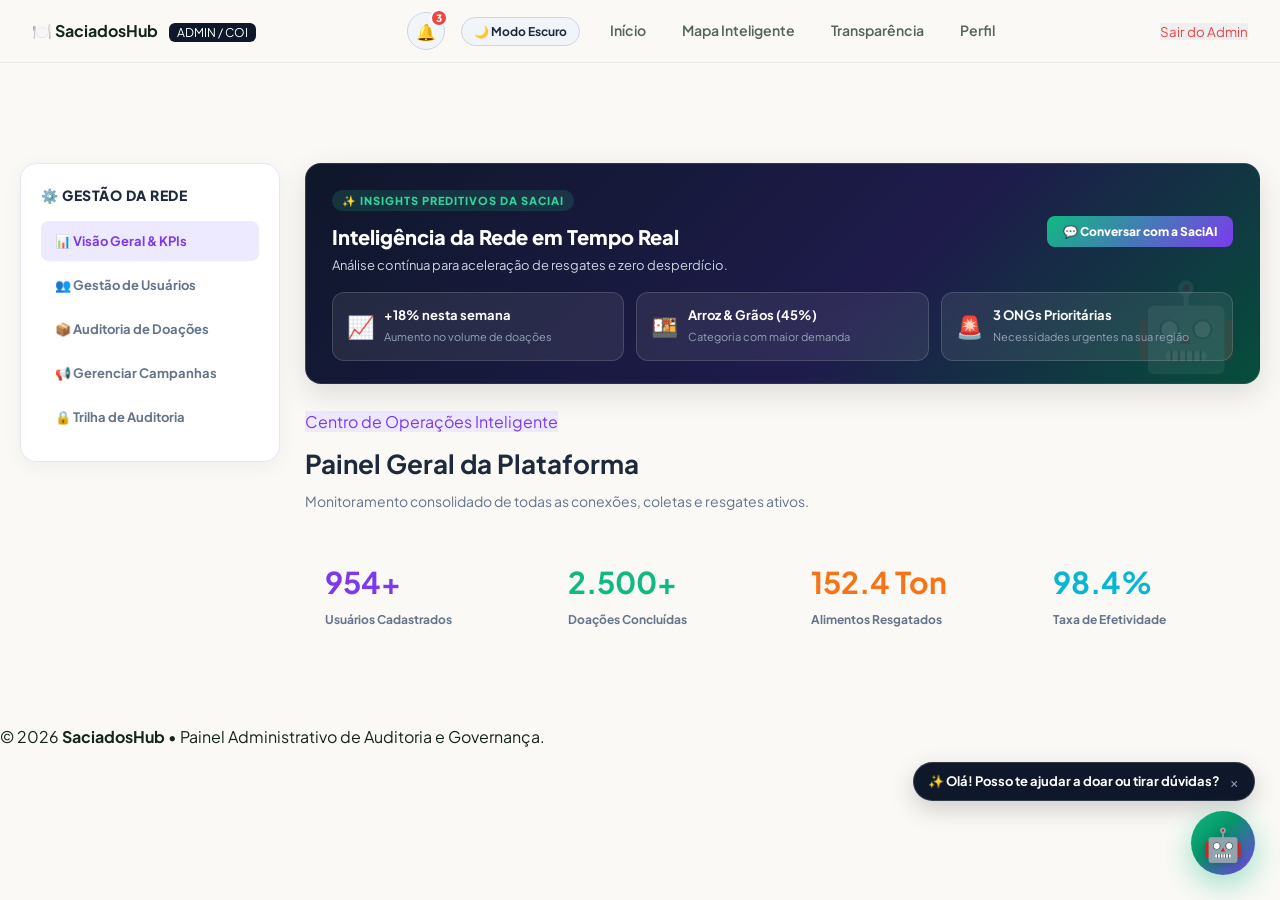
<file: admin.html>
<!DOCTYPE html>
<html lang="pt-BR">

<head>
    <meta charset="UTF-8">
    <meta name="viewport" content="width=device-width, initial-scale=1.0">
    <title>SaciadosHub - Painel Administrativo & Centro de Operações (COI)</title>

    <!-- Google Fonts -->
    <link rel="preconnect" href="https://fonts.googleapis.com">
    <link rel="preconnect" href="https://fonts.gstatic.com" crossorigin>
    <link href="https://fonts.googleapis.com/css2?family=Plus+Jakarta+Sans:wght@400;500;600;700;800&family=Space+Mono:wght@700&display=swap" rel="stylesheet">

    <link rel="stylesheet" href="style.css">
    <link rel="stylesheet" href="notificacoes-tema.css">
    <link rel="stylesheet" href="saci-ai.css">

    <style>
        .admin-sidebar-layout {
            display: grid;
            grid-template-columns: 260px 1fr;
            gap: 25px;
            max-width: 1400px;
            margin: 100px auto 50px;
            padding: 0 20px;
        }

        .admin-menu {
            background: #ffffff;
            border-radius: 16px;
            border: 1px solid #e2e8f0;
            padding: 20px;
            height: fit-content;
            box-shadow: 0 4px 20px rgba(0, 0, 0, 0.05);
        }

        .admin-menu button {
            width: 100%;
            padding: 12px 14px;
            border: none;
            background: none;
            text-align: left;
            font-size: 13px;
            font-weight: 700;
            color: #64748b;
            border-radius: 8px;
            cursor: pointer;
            display: flex;
            align-items: center;
            gap: 10px;
            margin-bottom: 4px;
            transition: all 0.2s;
        }

        .admin-menu button:hover,
        .admin-menu button.ativo {
            background: #ede9fe;
            color: #7c3aed;
        }

        .secao-admin {
            display: none;
        }

        .secao-admin.ativa {
            display: block;
        }

        .tabela-admin {
            width: 100%;
            border-collapse: collapse;
            font-size: 13px;
            margin-top: 15px;
        }

        .tabela-admin th {
            background: #0f172a;
            color: #ffffff;
            padding: 12px;
            text-align: left;
            font-size: 12px;
            text-transform: uppercase;
        }

        .tabela-admin td {
            padding: 12px;
            border-bottom: 1px solid #f1f5f9;
        }

        .trilha-auditoria-item {
            background: #f8fafc;
            border-left: 4px solid #7c3aed;
            padding: 12px 16px;
            border-radius: 0 8px 8px 0;
            margin-bottom: 10px;
            display: flex;
            justify-content: space-between;
            align-items: center;
            font-size: 13px;
        }

        @media (max-width: 900px) {
            .admin-sidebar-layout {
                grid-template-columns: 1fr;
            }
        }
    </style>
</head>

<body>

    <!-- CABEÇALHO -->
    <header>
        <div class="logo">
            🍽️ <strong>SaciadosHub</strong> <span style="font-size: 12px; background: #0f172a; color: #fff; padding: 2px 8px; border-radius: 6px; margin-left: 8px;">ADMIN / COI</span>
        </div>

        <nav>
            <a href="index.html">Início</a>
            <a href="mapa.html">Mapa Inteligente</a>
            <a href="transparencia.html">Transparência</a>
            <a href="perfil.html">Perfil</a>
        </nav>

        <div class="header-botoes">
            <button id="btnSairAdmin" class="btn-login" style="border-color: #ef4444; color: #ef4444;">
                Sair do Admin
            </button>
        </div>
    </header>

    <!-- LAYOUT DO PAINEL ADMINISTRATIVO -->
    <main class="admin-sidebar-layout">
        
        <!-- MENU LATERAL DO ADMINISTRADOR -->
        <aside class="admin-menu">
            <h3 style="font-size: 14px; font-weight: 800; color: #1e293b; text-transform: uppercase; margin-bottom: 14px; letter-spacing: 0.5px;">
                ⚙️ Gestão da Rede
            </h3>
            <button class="btn-aba-admin ativo" data-alvo="secaoDashboard">
                📊 Visão Geral & KPIs
            </button>
            <button class="btn-aba-admin" data-alvo="secaoUsuarios">
                👥 Gestão de Usuários
            </button>
            <button class="btn-aba-admin" data-alvo="secaoDoacoes">
                📦 Auditoria de Doações
            </button>
            <button class="btn-aba-admin" data-alvo="secaoCampanhas">
                📢 Gerenciar Campanhas
            </button>
            <button class="btn-aba-admin" data-alvo="secaoAuditoria">
                🔒 Trilha de Auditoria
            </button>
        </aside>

        <!-- ÁREA DE CONTEÚDO DAS SEÇÕES -->
        <section style="flex: 1;">
            
            <!-- 1. DASHBOARD & KPIS GLOBAIS -->
            <div id="secaoDashboard" class="secao-admin ativa">
                <div class="card" style="width: 100%; text-align: left; margin-bottom: 25px;">
                    <span class="tag" style="background: #ede9fe; color: #7c3aed;">Centro de Operações Inteligente</span>
                    <h2 style="font-size: 26px; color: #1e293b; margin: 8px 0 4px;">Painel Geral da Plataforma</h2>
                    <p style="color: #64748b; font-size: 14px;">Monitoramento consolidado de todas as conexões, coletas e resgates ativos.</p>
                </div>

                <div style="display: grid; grid-template-columns: repeat(auto-fit, minmax(200px, 1fr)); gap: 16px; margin-bottom: 25px;">
                    <div class="card" style="width: 100%; padding: 20px;">
                        <h3 id="adminTotalUsuarios" style="color: #7c3aed; font-size: 30px; margin-bottom: 2px;">950+</h3>
                        <p style="font-size: 12px; color: #64748b; font-weight: 700;">Usuários Cadastrados</p>
                    </div>
                    <div class="card" style="width: 100%; padding: 20px;">
                        <h3 id="adminTotalDoacoes" style="color: #10b981; font-size: 30px; margin-bottom: 2px;">2.500+</h3>
                        <p style="font-size: 12px; color: #64748b; font-weight: 700;">Doações Concluídas</p>
                    </div>
                    <div class="card" style="width: 100%; padding: 20px;">
                        <h3 id="adminTotalKg" style="color: #f97316; font-size: 30px; margin-bottom: 2px;">152.4 Ton</h3>
                        <p style="font-size: 12px; color: #64748b; font-weight: 700;">Alimentos Resgatados</p>
                    </div>
                    <div class="card" style="width: 100%; padding: 20px;">
                        <h3 id="adminTaxaSucesso" style="color: #06b6d4; font-size: 30px; margin-bottom: 2px;">98.4%</h3>
                        <p style="font-size: 12px; color: #64748b; font-weight: 700;">Taxa de Efetividade</p>
                    </div>
                </div>
            </div>

            <!-- 2. GESTÃO DE USUÁRIOS -->
            <div id="secaoUsuarios" class="secao-admin">
                <div class="card" style="width: 100%; text-align: left;">
                    <h2 style="font-size: 20px; color: #1e293b; margin-bottom: 15px;">👥 Usuários Registrados na Rede</h2>
                    <div style="overflow-x: auto;">
                        <table class="tabela-admin">
                            <thead>
                                <tr>
                                    <th>Nome / Razão Social</th>
                                    <th>E-mail</th>
                                    <th>Tipo</th>
                                    <th>Cidade/UF</th>
                                    <th>Status</th>
                                    <th>Ações</th>
                                </tr>
                            </thead>
                            <tbody id="adminTabelaUsuariosCorpo">
                                <!-- Preenchido dinamicamente -->
                            </tbody>
                        </table>
                    </div>
                </div>
            </div>

            <!-- 3. AUDITORIA DE DOAÇÕES -->
            <div id="secaoDoacoes" class="secao-admin">
                <div class="card" style="width: 100%; text-align: left;">
                    <h2 style="font-size: 20px; color: #1e293b; margin-bottom: 15px;">📦 Registro e Auditoria de Doações</h2>
                    <div style="overflow-x: auto;">
                        <table class="tabela-admin">
                            <thead>
                                <tr>
                                    <th>Alimento</th>
                                    <th>Quantidade</th>
                                    <th>Doador</th>
                                    <th>ONG Destino</th>
                                    <th>Status</th>
                                    <th>Comprovante</th>
                                </tr>
                            </thead>
                            <tbody id="adminTabelaDoacoesCorpo">
                                <!-- Preenchido dinamicamente -->
                            </tbody>
                        </table>
                    </div>
                </div>
            </div>

            <!-- 4. GESTÃO DE CAMPANHAS -->
            <div id="secaoCampanhas" class="secao-admin">
                <div class="card" style="width: 100%; text-align: left; margin-bottom: 25px;">
                    <h2 style="font-size: 20px; color: #1e293b; margin-bottom: 15px;">📢 Lançar Nova Campanha Solidária</h2>
                    <form id="formNovaCampanha" style="display: grid; grid-template-columns: 1fr 1fr; gap: 15px;">
                        <div>
                            <label style="display: block; font-size: 12px; font-weight: 700; margin-bottom: 4px;">Nome da Campanha:</label>
                            <input type="text" id="novaCampanhaNome" placeholder="Ex: Dia das Crianças com Frutas" style="width: 100%; padding: 10px; border-radius: 8px; border: 1.5px solid #e2e8f0;" required>
                        </div>
                        <div>
                            <label style="display: block; font-size: 12px; font-weight: 700; margin-bottom: 4px;">Meta de Alimentos (em kg):</label>
                            <input type="number" id="novaCampanhaMeta" placeholder="Ex: 5000" style="width: 100%; padding: 10px; border-radius: 8px; border: 1.5px solid #e2e8f0;" required>
                        </div>
                        <div style="grid-column: span 2;">
                            <label style="display: block; font-size: 12px; font-weight: 700; margin-bottom: 4px;">Descrição & Objetivo:</label>
                            <textarea id="novaCampanhaDescricao" rows="3" placeholder="Descreva os alimentos prioritários e o público atendido..." style="width: 100%; padding: 10px; border-radius: 8px; border: 1.5px solid #e2e8f0; font-family: inherit;" required></textarea>
                        </div>
                        <div style="grid-column: span 2;">
                            <button type="submit" class="btn-cadastro" style="width: 100%; background: #7c3aed;">
                                🚀 Publicar Campanha na Rede
                            </button>
                        </div>
                    </form>
                </div>
            </div>

            <!-- 5. TRILHA DE AUDITORIA (LOGS DE SEGURANÇA) -->
            <div id="secaoAuditoria" class="secao-admin">
                <div class="card" style="width: 100%; text-align: left;">
                    <div style="display: flex; justify-content: space-between; align-items: center; margin-bottom: 15px;">
                        <h2 style="font-size: 20px; color: #1e293b; margin: 0;">🔒 Trilha de Auditoria & Rastreabilidade</h2>
                        <span style="font-size: 12px; color: #10b981; font-weight: 700;">✓ Hash Imutável Ativo</span>
                    </div>
                    <p style="font-size: 13px; color: #64748b; margin-bottom: 20px;">
                        Registro automático e imutável de todas as transações, cadastros, alterações e confirmações de entregas para auditoria de órgãos fiscalizadores e comitê do TCC.
                    </p>

                    <div id="listaTrilhaAuditoria">
                        <!-- Itens preenchidos via script -->
                    </div>
                </div>
            </div>

        </section>

    </main>

    <!-- RODAPÉ -->
    <footer>
        <p>© 2026 <strong>SaciadosHub</strong> • Painel Administrativo de Auditoria e Governança.</p>
    </footer>

    <script src="notificacoes-tema.js"></script>
    <script src="admin.js"></script>
    <script src="saci-ai.js"></script>

</body>
</html>
</file>
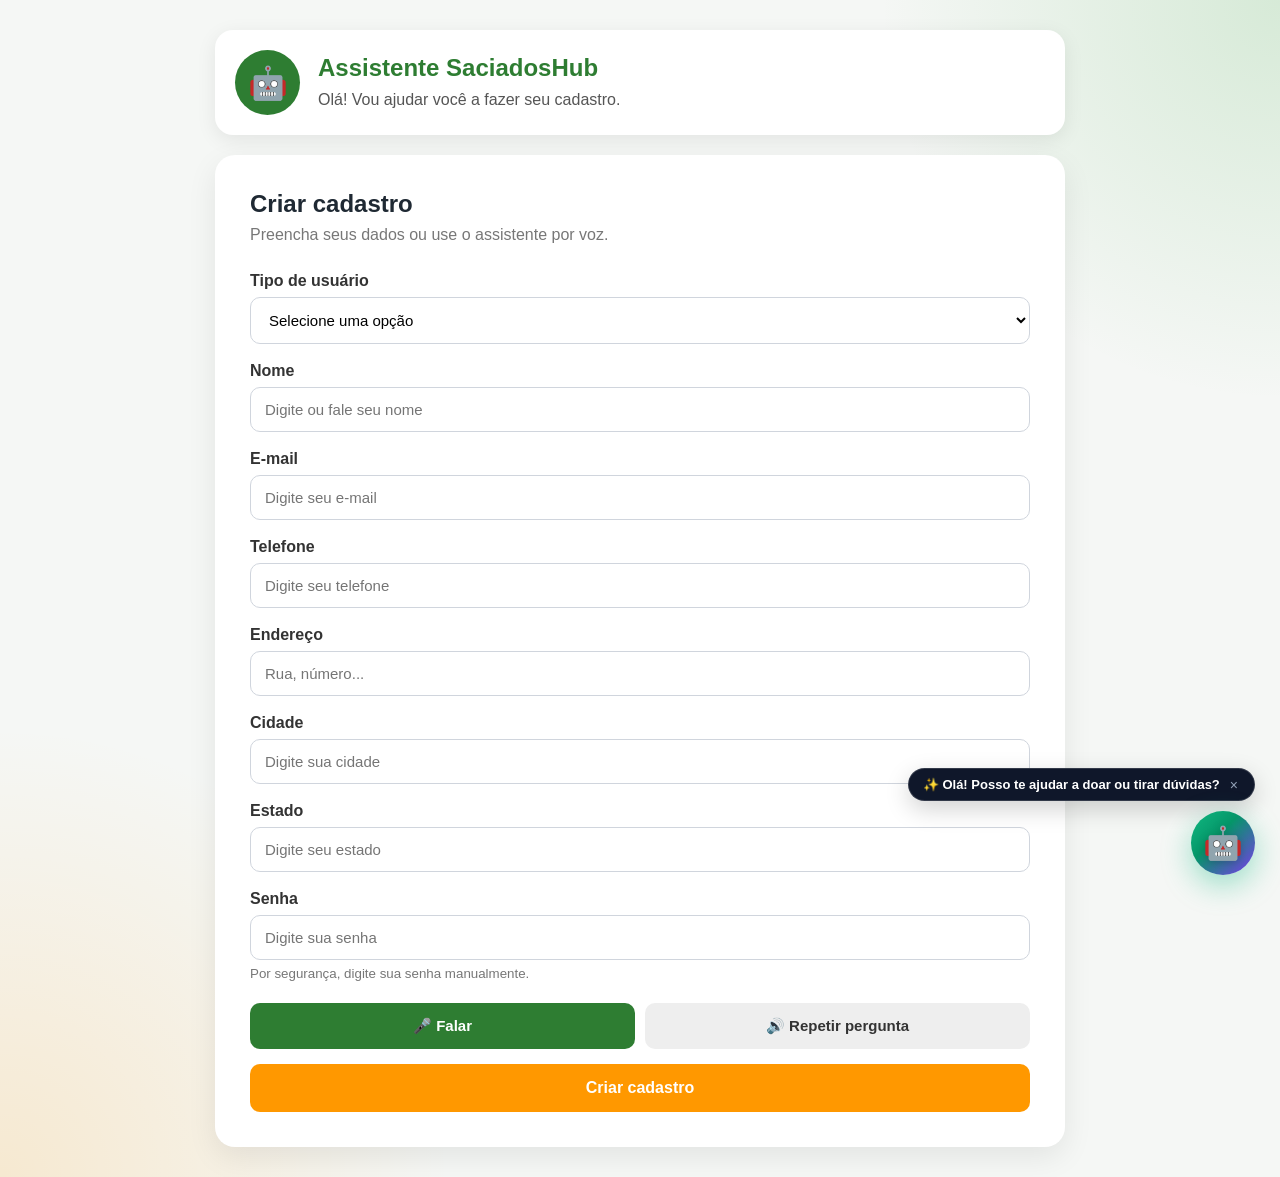
<file: cadastro-rapido.html>
<!DOCTYPE html>
<html lang="pt-BR">

<head>

    <meta charset="UTF-8">

    <meta
        name="viewport"
        content="width=device-width, initial-scale=1.0"
    >

    <title>Cadastro - SaciadosHub</title>

    <link
        rel="stylesheet"
        href="cadastro-rapido.css"
    >
    <link rel="stylesheet" href="saci-ai.css">

</head>

<body>

    <main class="cadastro-container">

        <!-- =========================
             ASSISTENTE
        ========================== -->

        <section class="assistente">

            <div class="assistente-icone">
                🤖
            </div>

            <div class="assistente-texto">

                <h2>
                    Assistente SaciadosHub
                </h2>

                <p id="mensagemAssistente">
                    Olá! Vou ajudar você a fazer seu cadastro.
                </p>

            </div>

        </section>


        <!-- =========================
             CADASTRO
        ========================== -->

        <section class="cadastro-card">

            <h1>
                Criar cadastro
            </h1>

            <p class="subtitulo">
                Preencha seus dados ou use o assistente por voz.
            </p>


            <form id="formCadastro">


                <!-- TIPO -->

                <div class="campo">

                    <label for="tipo">
                        Tipo de usuário
                    </label>

                    <select
                        id="tipo"
                        required
                    >

                        <option value="">
                            Selecione uma opção
                        </option>

                        <option value="restaurante">
                            🍽️ Restaurante
                        </option>

                        <option value="ong">
                            🏢 ONG
                        </option>

                        <option value="voluntario">
                            🚚 Voluntário
                        </option>

                    </select>

                </div>


                <!-- NOME -->

                <div class="campo">

                    <label for="nome">
                        Nome
                    </label>

                    <input
                        type="text"
                        id="nome"
                        placeholder="Digite ou fale seu nome"
                        required
                    >

                </div>


                <!-- EMAIL -->

                <div class="campo">

                    <label for="email">
                        E-mail
                    </label>

                    <input
                        type="email"
                        id="email"
                        placeholder="Digite seu e-mail"
                        required
                    >

                </div>


                <!-- TELEFONE -->

                <div class="campo">

                    <label for="telefone">
                        Telefone
                    </label>

                    <input
                        type="tel"
                        id="telefone"
                        placeholder="Digite seu telefone"
                        required
                    >

                </div>


                <!-- ENDEREÇO -->

                <div class="campo">

                    <label for="endereco">
                        Endereço
                    </label>

                    <input
                        type="text"
                        id="endereco"
                        placeholder="Rua, número..."
                        required
                    >

                </div>


                <!-- CIDADE -->

                <div class="campo">

                    <label for="cidade">
                        Cidade
                    </label>

                    <input
                        type="text"
                        id="cidade"
                        placeholder="Digite sua cidade"
                        required
                    >

                </div>


                <!-- ESTADO -->

                <div class="campo">

                    <label for="estado">
                        Estado
                    </label>

                    <input
                        type="text"
                        id="estado"
                        placeholder="Digite seu estado"
                        required
                    >

                </div>


                <!-- SENHA -->

                <div class="campo">

                    <label for="senha">
                        Senha
                    </label>

                    <input
                        type="password"
                        id="senha"
                        placeholder="Digite sua senha"
                        required
                    >

                    <small>
                        Por segurança, digite sua senha manualmente.
                    </small>

                </div>


                <!-- BOTÕES DE VOZ -->

                <div class="botoes-voz">

                    <button
                        type="button"
                        id="btnFalar"
                        class="btn-voz"
                    >
                        🎤 Falar
                    </button>


                    <button
                        type="button"
                        id="btnRepetir"
                        class="btn-repetir"
                    >
                        🔊 Repetir pergunta
                    </button>

                </div>


                <!-- CADASTRAR -->

                <button
                    type="submit"
                    class="btn-cadastrar"
                >
                    Criar cadastro
                </button>


            </form>

        </section>

    </main>


    <script src="cadastro-rapido.js"></script>
    <script src="saci-ai.js"></script>

</body>

</html>
</file>
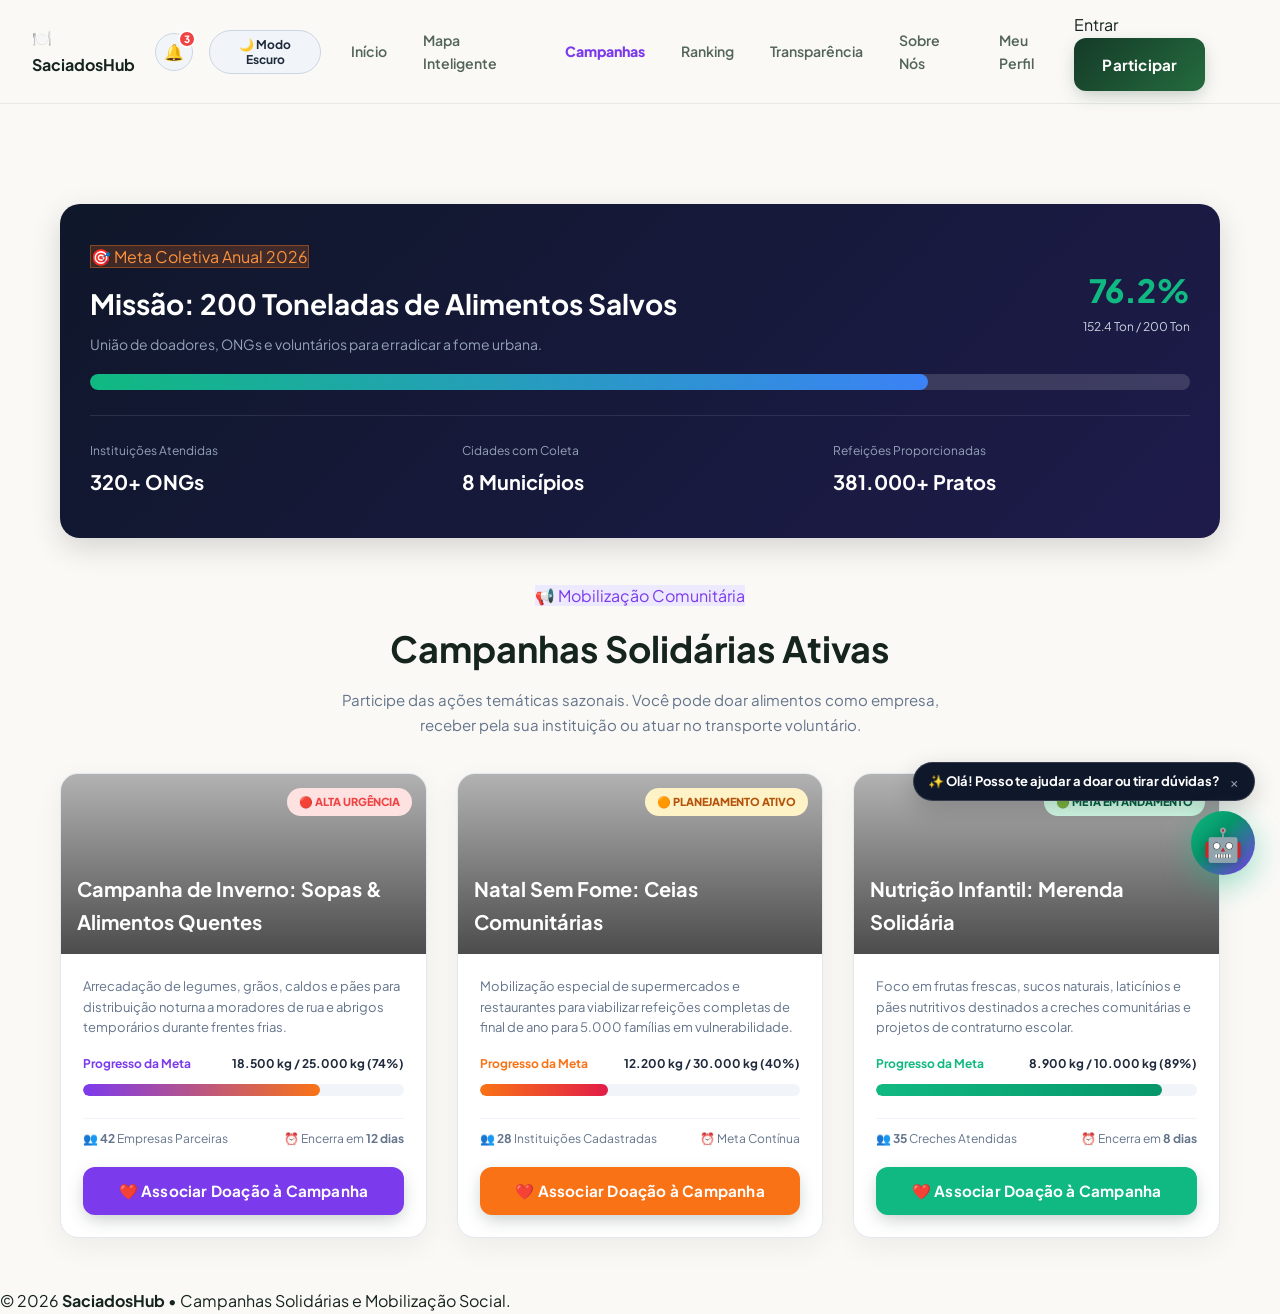
<file: campanhas.html>
<!DOCTYPE html>
<html lang="pt-BR">

<head>
    <meta charset="UTF-8">
    <meta name="viewport" content="width=device-width, initial-scale=1.0">
    <title>SaciadosHub - Campanhas Solidárias & Metas Coletivas</title>

    <!-- Google Fonts -->
    <link rel="preconnect" href="https://fonts.googleapis.com">
    <link rel="preconnect" href="https://fonts.gstatic.com" crossorigin>
    <link href="https://fonts.googleapis.com/css2?family=Plus+Jakarta+Sans:wght@400;500;600;700;800&display=swap" rel="stylesheet">

    <link rel="stylesheet" href="style.css">
    <link rel="stylesheet" href="notificacoes-tema.css">
    <link rel="stylesheet" href="saci-ai.css">

    <style>
        .campanha-card {
            background: #ffffff;
            border-radius: 18px;
            border: 1px solid #e2e8f0;
            overflow: hidden;
            box-shadow: 0 8px 30px rgba(0, 0, 0, 0.06);
            display: flex;
            flex-direction: column;
            transition: transform 0.2s, box-shadow 0.2s;
        }

        .campanha-card:hover {
            transform: translateY(-4px);
            box-shadow: 0 14px 35px rgba(0, 0, 0, 0.1);
        }

        .campanha-banner {
            height: 180px;
            background-size: cover;
            background-position: center;
            position: relative;
            display: flex;
            align-items: flex-end;
            padding: 16px;
        }

        .campanha-tag-urgencia {
            position: absolute;
            top: 14px;
            right: 14px;
            padding: 5px 12px;
            border-radius: 9999px;
            font-size: 11px;
            font-weight: 800;
            text-transform: uppercase;
        }

        .barra-progresso-container {
            background: #f1f5f9;
            border-radius: 9999px;
            height: 12px;
            width: 100%;
            overflow: hidden;
            margin: 10px 0 6px;
        }

        .barra-progresso-preenchimento {
            height: 100%;
            border-radius: 9999px;
            background: linear-gradient(90deg, #7c3aed, #f97316);
            transition: width 0.8s ease-in-out;
        }

        .metas-coletivas-banner {
            background: linear-gradient(135deg, #0f172a, #1e1b4b);
            color: #ffffff;
            padding: 40px 30px;
            border-radius: 20px;
            margin-bottom: 45px;
            box-shadow: 0 10px 30px rgba(0, 0, 0, 0.15);
        }
    </style>
</head>

<body>

    <!-- CABEÇALHO -->
    <header>
        <div class="logo">
            🍽️ <strong>SaciadosHub</strong>
        </div>

        <nav>
            <a href="index.html">Início</a>
            <a href="mapa.html">Mapa Inteligente</a>
            <a href="campanhas.html" style="color: #7c3aed; font-weight: 800;">Campanhas</a>
            <a href="ranking.html">Ranking</a>
            <a href="transparencia.html">Transparência</a>
            <a href="sobre.html">Sobre Nós</a>
            <a href="perfil.html">Meu Perfil</a>
        </nav>

        <div class="header-botoes">
            <a href="login.html" class="btn-login">Entrar</a>
            <a href="cadastro.html" class="btn-cadastro">Participar</a>
        </div>
    </header>

    <!-- CONTEÚDO PRINCIPAL -->
    <main style="max-width: 1200px; margin: 100px auto 50px; padding: 0 20px;">
        
        <!-- BANNER DE METAS COLETIVAS DA REDE -->
        <section class="metas-coletivas-banner">
            <div style="display: flex; justify-content: space-between; align-items: center; flex-wrap: wrap; gap: 20px;">
                <div>
                    <span class="tag" style="background: rgba(249, 115, 22, 0.2); color: #fb923c; border: 1px solid rgba(249, 115, 22, 0.4);">
                        🎯 Meta Coletiva Anual 2026
                    </span>
                    <h2 style="font-size: 28px; margin: 10px 0 6px; color: #ffffff;">Missão: 200 Toneladas de Alimentos Salvos</h2>
                    <p style="color: #94a3b8; font-size: 14px; margin: 0;">União de doadores, ONGs e voluntários para erradicar a fome urbana.</p>
                </div>
                <div style="text-align: right;">
                    <span style="font-size: 32px; font-weight: 800; color: #10b981;">76.2%</span>
                    <p style="font-size: 12px; color: #cbd5e1; margin: 0;">152.4 Ton / 200 Ton</p>
                </div>
            </div>

            <div class="barra-progresso-container" style="height: 16px; margin-top: 18px; background: rgba(255, 255, 255, 0.15);">
                <div class="barra-progresso-preenchimento" style="width: 76.2%; background: linear-gradient(90deg, #10b981, #3b82f6);"></div>
            </div>

            <div style="display: grid; grid-template-columns: repeat(auto-fit, minmax(180px, 1fr)); gap: 15px; margin-top: 25px; border-top: 1px solid rgba(255, 255, 255, 0.1); padding-top: 20px;">
                <div>
                    <span style="font-size: 12px; color: #94a3b8;">Instituições Atendidas</span>
                    <h4 style="font-size: 20px; color: #ffffff; margin: 2px 0 0;">320+ ONGs</h4>
                </div>
                <div>
                    <span style="font-size: 12px; color: #94a3b8;">Cidades com Coleta</span>
                    <h4 style="font-size: 20px; color: #ffffff; margin: 2px 0 0;">8 Municípios</h4>
                </div>
                <div>
                    <span style="font-size: 12px; color: #94a3b8;">Refeições Proporcionadas</span>
                    <h4 style="font-size: 20px; color: #ffffff; margin: 2px 0 0;">381.000+ Pratos</h4>
                </div>
            </div>
        </section>

        <!-- TÍTULO DAS CAMPANHAS ATIVAS -->
        <div style="text-align: center; margin-bottom: 35px;">
            <span class="tag" style="background: #ede9fe; color: #7c3aed;">📢 Mobilização Comunitária</span>
            <h1 style="font-size: 36px; margin: 10px 0;">Campanhas Solidárias Ativas</h1>
            <p style="color: #64748b; max-width: 650px; margin: auto; font-size: 15px;">
                Participe das ações temáticas sazonais. Você pode doar alimentos como empresa, receber pela sua instituição ou atuar no transporte voluntário.
            </p>
        </div>

        <!-- GRID DE CAMPANHAS ATIVAS -->
        <section id="gridCampanhas" style="display: grid; grid-template-columns: repeat(auto-fit, minmax(340px, 1fr)); gap: 30px; margin-bottom: 50px;">
            
            <!-- CAMPANHA 1: INVERNO SOLIDÁRIO -->
            <div class="campanha-card">
                <div class="campanha-banner" style="background: linear-gradient(rgba(0,0,0,0.3), rgba(0,0,0,0.7)), url('https://images.unsplash.com/photo-1547592180-85f173990554?q=80&w=800&auto=format&fit=crop');">
                    <span class="campanha-tag-urgencia" style="background: #fee2e2; color: #ef4444;">🔴 Alta Urgência</span>
                    <h3 style="color: #ffffff; font-size: 20px; margin: 0;">Campanha de Inverno: Sopas & Alimentos Quentes</h3>
                </div>
                <div style="padding: 22px; display: flex; flex-direction: column; flex: 1;">
                    <p style="color: #64748b; font-size: 13px; line-height: 1.6; margin-bottom: 16px;">
                        Arrecadação de legumes, grãos, caldos e pães para distribuição noturna a moradores de rua e abrigos temporários durante frentes frias.
                    </p>

                    <div style="margin-bottom: 16px;">
                        <div style="display: flex; justify-content: space-between; font-size: 12px; font-weight: 700;">
                            <span style="color: #7c3aed;">Progresso da Meta</span>
                            <span style="color: #1e293b;">18.500 kg / 25.000 kg (74%)</span>
                        </div>
                        <div class="barra-progresso-container">
                            <div class="barra-progresso-preenchimento" style="width: 74%;"></div>
                        </div>
                    </div>

                    <div style="font-size: 12px; color: #64748b; display: flex; justify-content: space-between; margin-bottom: 18px; border-top: 1px solid #f1f5f9; padding-top: 10px;">
                        <span>👥 <strong>42</strong> Empresas Parceiras</span>
                        <span>⏰ Encerra em <strong>12 dias</strong></span>
                    </div>

                    <button onclick="vincularDoacaoCampanha('Campanha de Inverno')" class="btn-cadastro" style="width: 100%; margin-top: auto; background: #7c3aed;">
                        ❤️ Associar Doação à Campanha
                    </button>
                </div>
            </div>

            <!-- CAMPANHA 2: NATAL SOLIDÁRIO -->
            <div class="campanha-card">
                <div class="campanha-banner" style="background: linear-gradient(rgba(0,0,0,0.3), rgba(0,0,0,0.7)), url('https://images.unsplash.com/photo-1576867757603-05b134ebc379?q=80&w=800&auto=format&fit=crop');">
                    <span class="campanha-tag-urgencia" style="background: #fef3c7; color: #b45309;">🟠 Planejamento Ativo</span>
                    <h3 style="color: #ffffff; font-size: 20px; margin: 0;">Natal Sem Fome: Ceias Comunitárias</h3>
                </div>
                <div style="padding: 22px; display: flex; flex-direction: column; flex: 1;">
                    <p style="color: #64748b; font-size: 13px; line-height: 1.6; margin-bottom: 16px;">
                        Mobilização especial de supermercados e restaurantes para viabilizar refeições completas de final de ano para 5.000 famílias em vulnerabilidade.
                    </p>

                    <div style="margin-bottom: 16px;">
                        <div style="display: flex; justify-content: space-between; font-size: 12px; font-weight: 700;">
                            <span style="color: #f97316;">Progresso da Meta</span>
                            <span style="color: #1e293b;">12.200 kg / 30.000 kg (40%)</span>
                        </div>
                        <div class="barra-progresso-container">
                            <div class="barra-progresso-preenchimento" style="width: 40%; background: linear-gradient(90deg, #f97316, #e11d48);"></div>
                        </div>
                    </div>

                    <div style="font-size: 12px; color: #64748b; display: flex; justify-content: space-between; margin-bottom: 18px; border-top: 1px solid #f1f5f9; padding-top: 10px;">
                        <span>👥 <strong>28</strong> Instituições Cadastradas</span>
                        <span>⏰ Meta Contínua</span>
                    </div>

                    <button onclick="vincularDoacaoCampanha('Natal Sem Fome')" class="btn-cadastro" style="width: 100%; margin-top: auto; background: #f97316;">
                        ❤️ Associar Doação à Campanha
                    </button>
                </div>
            </div>

            <!-- CAMPANHA 3: VOLTA ÀS AULAS -->
            <div class="campanha-card">
                <div class="campanha-banner" style="background: linear-gradient(rgba(0,0,0,0.3), rgba(0,0,0,0.7)), url('https://images.unsplash.com/photo-1509062522246-3755977927d7?q=80&w=800&auto=format&fit=crop');">
                    <span class="campanha-tag-urgencia" style="background: #d1fae5; color: #065f46;">🟢 Meta em Andamento</span>
                    <h3 style="color: #ffffff; font-size: 20px; margin: 0;">Nutrição Infantil: Merenda Solidária</h3>
                </div>
                <div style="padding: 22px; display: flex; flex-direction: column; flex: 1;">
                    <p style="color: #64748b; font-size: 13px; line-height: 1.6; margin-bottom: 16px;">
                        Foco em frutas frescas, sucos naturais, laticínios e pães nutritivos destinados a creches comunitárias e projetos de contraturno escolar.
                    </p>

                    <div style="margin-bottom: 16px;">
                        <div style="display: flex; justify-content: space-between; font-size: 12px; font-weight: 700;">
                            <span style="color: #10b981;">Progresso da Meta</span>
                            <span style="color: #1e293b;">8.900 kg / 10.000 kg (89%)</span>
                        </div>
                        <div class="barra-progresso-container">
                            <div class="barra-progresso-preenchimento" style="width: 89%; background: linear-gradient(90deg, #10b981, #059669);"></div>
                        </div>
                    </div>

                    <div style="font-size: 12px; color: #64748b; display: flex; justify-content: space-between; margin-bottom: 18px; border-top: 1px solid #f1f5f9; padding-top: 10px;">
                        <span>👥 <strong>35</strong> Creches Atendidas</span>
                        <span>⏰ Encerra em <strong>8 dias</strong></span>
                    </div>

                    <button onclick="vincularDoacaoCampanha('Merenda Solidária')" class="btn-cadastro" style="width: 100%; margin-top: auto; background: #10b981;">
                        ❤️ Associar Doação à Campanha
                    </button>
                </div>
            </div>

        </section>

    </main>

    <!-- RODAPÉ -->
    <footer>
        <p>© 2026 <strong>SaciadosHub</strong> • Campanhas Solidárias e Mobilização Social.</p>
    </footer>

    <script src="notificacoes-tema.js"></script>
    <script src="saci-ai.js"></script>
    <script>
        function vincularDoacaoCampanha(nomeCampanha) {
            const usuarioSalvo = JSON.parse(localStorage.getItem("usuarioAtual"));
            if (!usuarioSalvo) {
                alert(`ℹ️ Para associar alimentos à "${nomeCampanha}", faça login como Doador ou Instituição.`);
                window.location.href = "login.html";
            } else if (String(usuarioSalvo.tipo || "").toLowerCase() === "restaurante") {
                alert(`✓ Ótimo! Redirecionando para o formulário de anúncio de doação com a campanha "${nomeCampanha}" vinculada.`);
                window.location.href = "painel-restaurante.html";
            } else if (String(usuarioSalvo.tipo || "").toLowerCase() === "ong") {
                alert(`✓ Sua ONG foi sinalizada para prioridade no recebimento da "${nomeCampanha}".`);
                window.location.href = "painel-ong.html";
            } else {
                window.location.href = "mapa.html";
            }
        }
    </script>

</body>
</html>
</file>
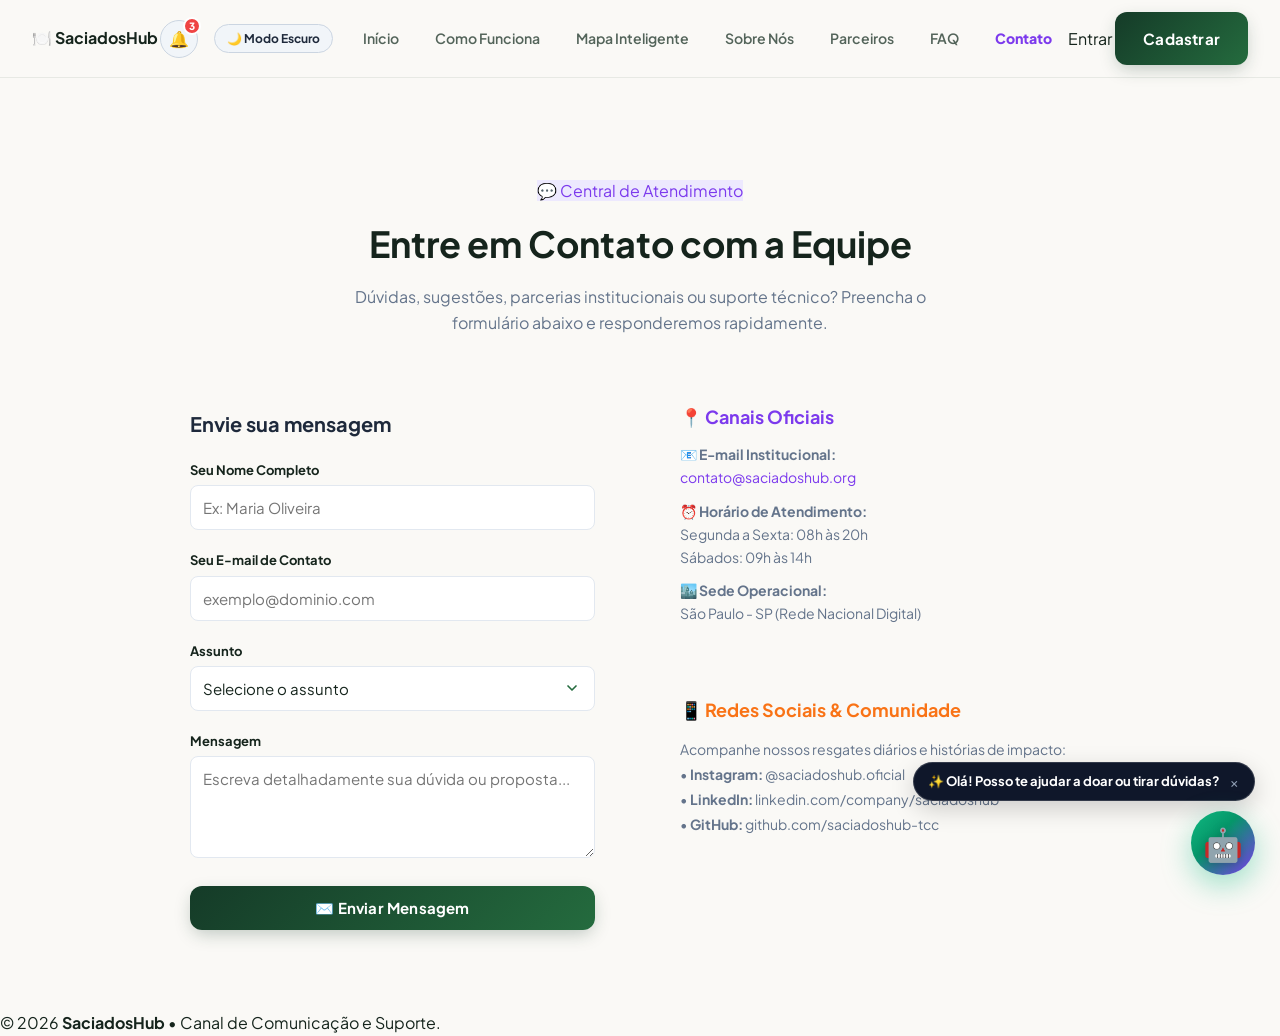
<file: contato.html>
<!DOCTYPE html>
<html lang="pt-BR">

<head>
    <meta charset="UTF-8">
    <meta name="viewport" content="width=device-width, initial-scale=1.0">
    <title>SaciadosHub - Fale Conosco & Suporte</title>

    <!-- Google Fonts -->
    <link rel="preconnect" href="https://fonts.googleapis.com">
    <link rel="preconnect" href="https://fonts.gstatic.com" crossorigin>
    <link href="https://fonts.googleapis.com/css2?family=Plus+Jakarta+Sans:wght@400;500;600;700;800&display=swap" rel="stylesheet">

    <link rel="stylesheet" href="style.css">
    <link rel="stylesheet" href="notificacoes-tema.css">
    <link rel="stylesheet" href="saci-ai.css">
</head>

<body>

    <!-- CABEÇALHO -->
    <header>
        <div class="logo">
            🍽️ <strong>SaciadosHub</strong>
        </div>

        <nav>
            <a href="index.html">Início</a>
            <a href="index.html#funciona">Como Funciona</a>
            <a href="mapa.html">Mapa Inteligente</a>
            <a href="sobre.html">Sobre Nós</a>
            <a href="parceiros.html">Parceiros</a>
            <a href="faq.html">FAQ</a>
            <a href="contato.html" style="color: #7c3aed; font-weight: 800;">Contato</a>
        </nav>

        <div class="header-botoes">
            <a href="login.html" class="btn-login">Entrar</a>
            <a href="cadastro.html" class="btn-cadastro">Cadastrar</a>
        </div>
    </header>

    <!-- CONTEÚDO PRINCIPAL -->
    <main style="max-width: 1000px; margin: 100px auto 50px; padding: 0 20px;">
        
        <div style="text-align: center; margin-bottom: 40px;">
            <span class="tag" style="background: #ede9fe; color: #7c3aed;">💬 Central de Atendimento</span>
            <h1 style="font-size: 36px; margin: 10px 0;">Entre em Contato com a Equipe</h1>
            <p style="color: #64748b; max-width: 600px; margin: auto;">
                Dúvidas, sugestões, parcerias institucionais ou suporte técnico? Preencha o formulário abaixo e responderemos rapidamente.
            </p>
        </div>

        <div style="display: grid; grid-template-columns: repeat(auto-fit, minmax(320px, 1fr)); gap: 30px;">
            
            <!-- FORMULÁRIO DE CONTATO -->
            <section class="card" style="width: 100%; text-align: left; padding: 30px;">
                <h2 style="font-size: 20px; margin-bottom: 20px; color: #1e293b;">Envie sua mensagem</h2>
                
                <form id="formContato">
                    <label style="display: block; font-weight: 700; font-size: 13px; margin-bottom: 4px;">Seu Nome Completo</label>
                    <input type="text" id="contatoNome" placeholder="Ex: Maria Oliveira" style="width: 100%; padding: 12px; border: 1.5px solid #e2e8f0; border-radius: 8px; margin-bottom: 14px;" required>

                    <label style="display: block; font-weight: 700; font-size: 13px; margin-bottom: 4px;">Seu E-mail de Contato</label>
                    <input type="email" id="contatoEmail" placeholder="exemplo@dominio.com" style="width: 100%; padding: 12px; border: 1.5px solid #e2e8f0; border-radius: 8px; margin-bottom: 14px;" required>

                    <label style="display: block; font-weight: 700; font-size: 13px; margin-bottom: 4px;">Assunto</label>
                    <select id="contatoAssunto" style="width: 100%; padding: 12px; border: 1.5px solid #e2e8f0; border-radius: 8px; margin-bottom: 14px;" required>
                        <option value="">Selecione o assunto</option>
                        <option value="duvidas">Dúvidas sobre o cadastro</option>
                        <option value="parceria">Parcerias e Doações Corporativas</option>
                        <option value="suporte">Suporte Técnico / Dificuldades no Painel</option>
                        <option value="imprensa">Assessoria de Imprensa e TCC</option>
                        <option value="sugestao">Sugestão de Melhoria</option>
                    </select>

                    <label style="display: block; font-weight: 700; font-size: 13px; margin-bottom: 4px;">Mensagem</label>
                    <textarea id="contatoMensagem" rows="4" placeholder="Escreva detalhadamente sua dúvida ou proposta..." style="width: 100%; padding: 12px; border: 1.5px solid #e2e8f0; border-radius: 8px; font-family: inherit; margin-bottom: 20px;" required></textarea>

                    <button type="submit" class="btn-cadastro" style="width: 100%; font-size: 15px; padding: 12px;">
                        ✉️ Enviar Mensagem
                    </button>
                </form>
            </section>

            <!-- INFORMAÇÕES DE CONTATO E CANAIS -->
            <section style="display: flex; flex-direction: column; gap: 20px;">
                <div class="card" style="width: 100%; text-align: left; padding: 25px;">
                    <h3 style="font-size: 18px; color: #7c3aed; margin-bottom: 12px;">📍 Canais Oficiais</h3>
                    <p style="color: #64748b; font-size: 14px; margin-bottom: 10px;">
                        📧 <strong>E-mail Institucional:</strong><br>
                        <a href="mailto:contato@saciadoshub.org" style="color: #7c3aed; text-decoration: none;">contato@saciadoshub.org</a>
                    </p>
                    <p style="color: #64748b; font-size: 14px; margin-bottom: 10px;">
                        ⏰ <strong>Horário de Atendimento:</strong><br>
                        Segunda a Sexta: 08h às 20h<br>Sábados: 09h às 14h
                    </p>
                    <p style="color: #64748b; font-size: 14px;">
                        🏙️ <strong>Sede Operacional:</strong><br>
                        São Paulo - SP (Rede Nacional Digital)
                    </p>
                </div>

                <div class="card" style="width: 100%; text-align: left; padding: 25px;">
                    <h3 style="font-size: 18px; color: #f97316; margin-bottom: 12px;">📱 Redes Sociais & Comunidade</h3>
                    <p style="color: #64748b; font-size: 14px; line-height: 1.8;">
                        Acompanhe nossos resgates diários e histórias de impacto:<br>
                        • <strong>Instagram:</strong> @saciadoshub.oficial<br>
                        • <strong>LinkedIn:</strong> linkedin.com/company/saciadoshub<br>
                        • <strong>GitHub:</strong> github.com/saciadoshub-tcc
                    </p>
                </div>
            </section>

        </div>

    </main>

    <!-- RODAPÉ -->
    <footer>
        <p>© 2026 <strong>SaciadosHub</strong> • Canal de Comunicação e Suporte.</p>
    </footer>

    <script src="notificacoes-tema.js"></script>
    <script src="saci-ai.js"></script>
    <script>
        document.getElementById("formContato").addEventListener("submit", function(e) {
            e.preventDefault();
            alert("✓ Mensagem enviada com sucesso! Nossa equipe entrará em contato em breve.");
            this.reset();
        });
    </script>

</body>
</html>
</file>
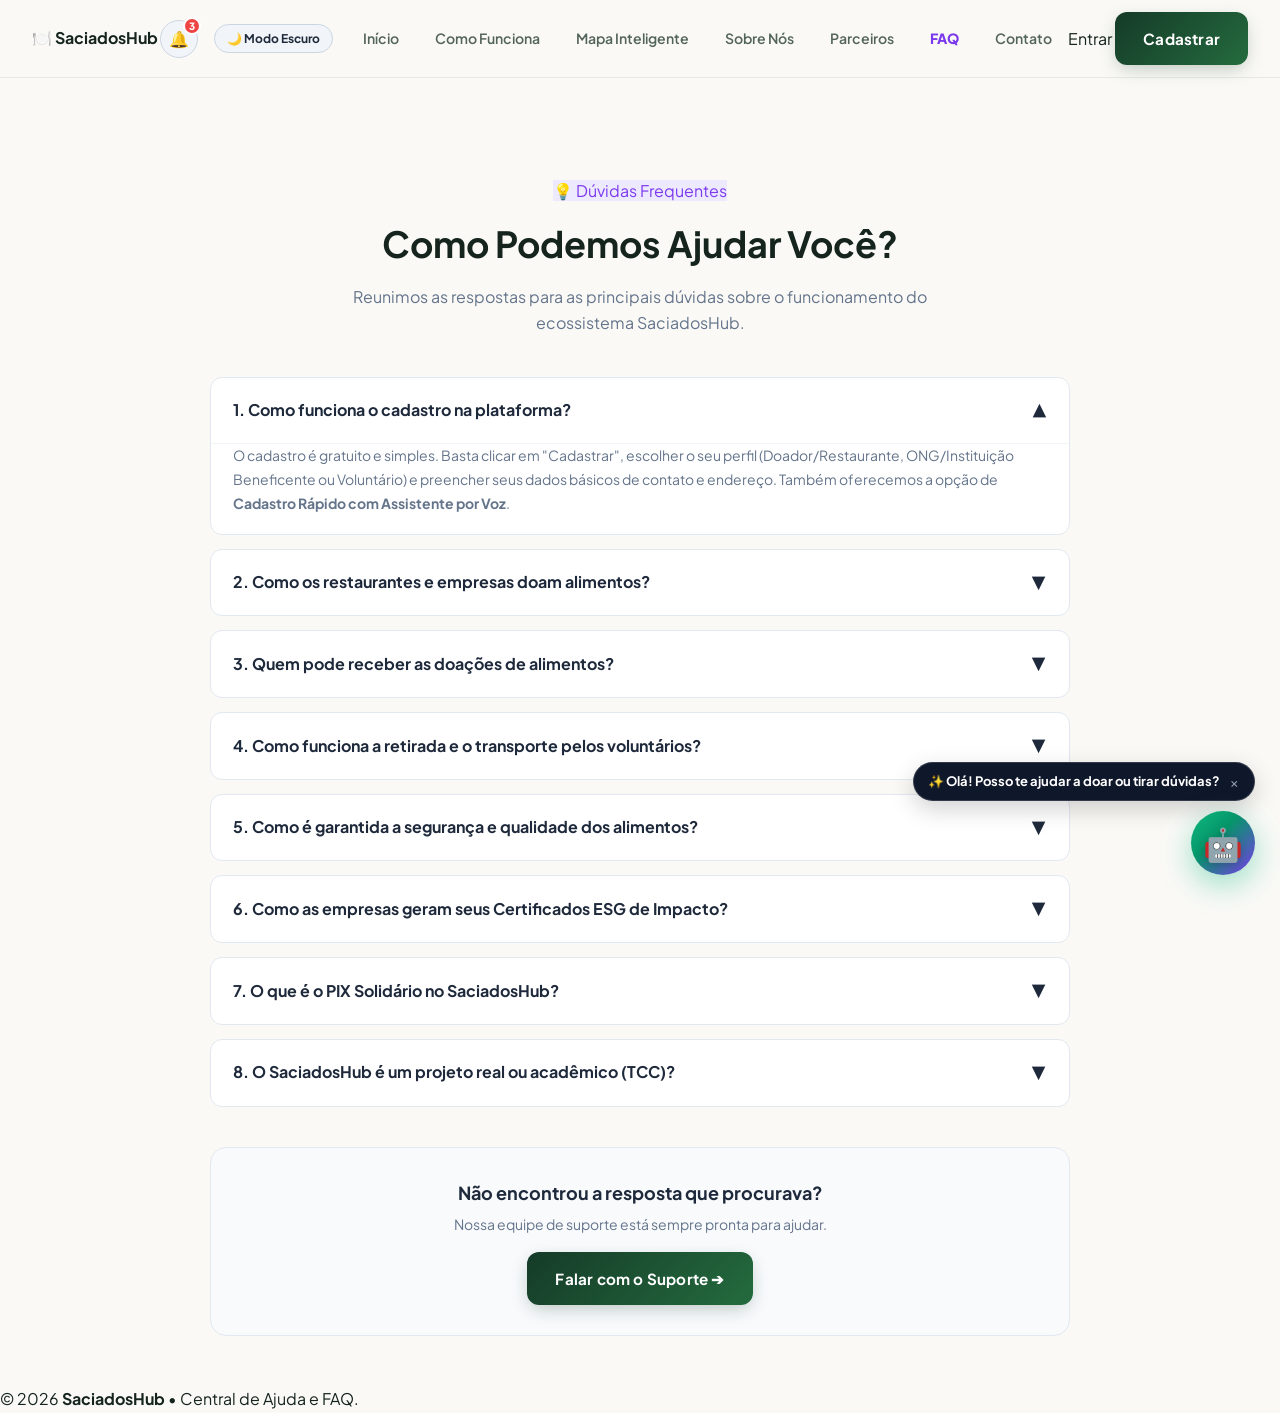
<file: faq.html>
<!DOCTYPE html>
<html lang="pt-BR">

<head>
    <meta charset="UTF-8">
    <meta name="viewport" content="width=device-width, initial-scale=1.0">
    <title>SaciadosHub - Perguntas Frequentes (FAQ)</title>

    <!-- Google Fonts -->
    <link rel="preconnect" href="https://fonts.googleapis.com">
    <link rel="preconnect" href="https://fonts.gstatic.com" crossorigin>
    <link href="https://fonts.googleapis.com/css2?family=Plus+Jakarta+Sans:wght@400;500;600;700;800&display=swap" rel="stylesheet">

    <link rel="stylesheet" href="style.css">
    <link rel="stylesheet" href="notificacoes-tema.css">
    <link rel="stylesheet" href="saci-ai.css">

    <style>
        .faq-item {
            background: #ffffff;
            border: 1px solid #e2e8f0;
            border-radius: 12px;
            margin-bottom: 14px;
            overflow: hidden;
            transition: all 0.2s;
        }

        .faq-pergunta {
            padding: 18px 22px;
            font-size: 16px;
            font-weight: 700;
            color: #1e293b;
            cursor: pointer;
            display: flex;
            justify-content: space-between;
            align-items: center;
            user-select: none;
        }

        .faq-pergunta:hover {
            background: #f8fafc;
            color: #7c3aed;
        }

        .faq-resposta {
            padding: 0 22px 18px;
            font-size: 14px;
            color: #64748b;
            line-height: 1.7;
            display: none;
            border-top: 1px solid #f1f5f9;
        }

        .faq-item.aberto .faq-resposta {
            display: block;
        }

        .faq-item.aberto .faq-icone {
            transform: rotate(180deg);
        }

        .faq-icone {
            transition: transform 0.2s;
            font-size: 18px;
        }
    </style>
</head>

<body>

    <!-- CABEÇALHO -->
    <header>
        <div class="logo">
            🍽️ <strong>SaciadosHub</strong>
        </div>

        <nav>
            <a href="index.html">Início</a>
            <a href="index.html#funciona">Como Funciona</a>
            <a href="mapa.html">Mapa Inteligente</a>
            <a href="sobre.html">Sobre Nós</a>
            <a href="parceiros.html">Parceiros</a>
            <a href="faq.html" style="color: #7c3aed; font-weight: 800;">FAQ</a>
            <a href="contato.html">Contato</a>
        </nav>

        <div class="header-botoes">
            <a href="login.html" class="btn-login">Entrar</a>
            <a href="cadastro.html" class="btn-cadastro">Cadastrar</a>
        </div>
    </header>

    <!-- CONTEÚDO PRINCIPAL -->
    <main style="max-width: 900px; margin: 100px auto 50px; padding: 0 20px;">
        
        <div style="text-align: center; margin-bottom: 40px;">
            <span class="tag" style="background: #ede9fe; color: #7c3aed;">💡 Dúvidas Frequentes</span>
            <h1 style="font-size: 36px; margin: 10px 0;">Como Podemos Ajudar Você?</h1>
            <p style="color: #64748b; max-width: 600px; margin: auto;">
                Reunimos as respostas para as principais dúvidas sobre o funcionamento do ecossistema SaciadosHub.
            </p>
        </div>

        <!-- LISTA DE PERGUNTAS E RESPOSTAS (ACCORDION) -->
        <section>
            
            <div class="faq-item aberto">
                <div class="faq-pergunta">
                    <span>1. Como funciona o cadastro na plataforma?</span>
                    <span class="faq-icone">▼</span>
                </div>
                <div class="faq-resposta">
                    O cadastro é gratuito e simples. Basta clicar em "Cadastrar", escolher o seu perfil (Doador/Restaurante, ONG/Instituição Beneficente ou Voluntário) e preencher seus dados básicos de contato e endereço. Também oferecemos a opção de <strong>Cadastro Rápido com Assistente por Voz</strong>.
                </div>
            </div>

            <div class="faq-item">
                <div class="faq-pergunta">
                    <span>2. Como os restaurantes e empresas doam alimentos?</span>
                    <span class="faq-icone">▼</span>
                </div>
                <div class="faq-resposta">
                    Após fazer login no Painel do Restaurante, o doador preenche o formulário informando o tipo de alimento, quantidade (em kg ou unidades), prazo de validade e horário disponível para retirada. Automaticamente, a doação é indexada no <strong>Mapa Inteligente</strong> e enviada para o <strong>Match Inteligente</strong> com as ONGs próximas.
                </div>
            </div>

            <div class="faq-item">
                <div class="faq-pergunta">
                    <span>3. Quem pode receber as doações de alimentos?</span>
                    <span class="faq-icone">▼</span>
                </div>
                <div class="faq-resposta">
                    ONGs, creches comunitárias, casas de acolhimento, igrejas, projetos sociais e cozinhas solidárias devidamente cadastradas que prestam assistência a pessoas em situação de vulnerabilidade nutricional.
                </div>
            </div>

            <div class="faq-item">
                <div class="faq-pergunta">
                    <span>4. Como funciona a retirada e o transporte pelos voluntários?</span>
                    <span class="faq-icone">▼</span>
                </div>
                <div class="faq-resposta">
                    Quando uma ONG reserva uma doação mas não possui veículo disponível, ela pode solicitar apoio logístico. Voluntários cadastrados recebem a notificação da missão no mapa, aceitam a entrega, realizam a coleta com recipientes térmicos e efetuam a entrega na instituição com confirmação via QR Code.
                </div>
            </div>

            <div class="faq-item">
                <div class="faq-pergunta">
                    <span>5. Como é garantida a segurança e qualidade dos alimentos?</span>
                    <span class="faq-icone">▼</span>
                </div>
                <div class="faq-resposta">
                    A plataforma segue os critérios da <strong>Lei Federal nº 14.016/2020</strong> (combate ao desperdício e doação de excedentes de alimentos). Apenas alimentos próprios para consumo humano, dentro do prazo de validade e mantidos sob condições sanitárias adequadas podem ser anunciados.
                </div>
            </div>

            <div class="faq-item">
                <div class="faq-pergunta">
                    <span>6. Como as empresas geram seus Certificados ESG de Impacto?</span>
                    <span class="faq-icone">▼</span>
                </div>
                <div class="faq-resposta">
                    Basta acessar o <strong>Meu Perfil</strong> ou a área de relatórios e clicar em <em>"Certificado de Impacto"</em>. O sistema calcula automaticamente o total de kg resgatados, refeições geradas e CO₂ evitado, gerando um documento auditável com QR Code pronto para impressão ou download em PDF.
                </div>
            </div>

            <div class="faq-item">
                <div class="faq-pergunta">
                    <span>7. O que é o PIX Solidário no SaciadosHub?</span>
                    <span class="faq-icone">▼</span>
                </div>
                <div class="faq-resposta">
                    É uma ferramenta voluntária que permite a qualquer cidadão ou apoiador contribuir diretamente com custos de combustível para os voluntários e aquisição de embalagens seguras para as ONGs parceiras, aumentando o alcance dos resgates.
                </div>
            </div>

            <div class="faq-item">
                <div class="faq-pergunta">
                    <span>8. O SaciadosHub é um projeto real ou acadêmico (TCC)?</span>
                    <span class="faq-icone">▼</span>
                </div>
                <div class="faq-resposta">
                    O SaciadosHub foi concebido como um <strong>Trabalho de Conclusão de Curso (TCC)</strong> de tecnologia social e logística urbana. Todas as métricas, geolocalizações e modelagens são rigorosamente calibradas com <strong>fontes oficiais reais</strong> (Embrapa Alimentos, Inquérito VIGISAN da Rede PENSSAN, CEAGESP e Lei Federal nº 14.016/2020), funcionando como um protótipo demonstrativo de alta fidelidade acadêmica para comprovar a viabilidade técnica da rede em São Paulo.
                </div>
            </div>

        </section>

        <!-- CONTATO ADICIONAL -->
        <div style="text-align: center; margin-top: 40px; padding: 30px; background: #f8fafc; border-radius: 16px; border: 1px solid #e2e8f0;">
            <h3 style="font-size: 18px; color: #1e293b; margin-bottom: 6px;">Não encontrou a resposta que procurava?</h3>
            <p style="color: #64748b; font-size: 14px; margin-bottom: 16px;">Nossa equipe de suporte está sempre pronta para ajudar.</p>
            <a href="contato.html" class="btn-cadastro" style="text-decoration: none;">
                Falar com o Suporte ➔
            </a>
        </div>

    </main>

    <!-- RODAPÉ -->
    <footer>
        <p>© 2026 <strong>SaciadosHub</strong> • Central de Ajuda e FAQ.</p>
    </footer>

    <script src="notificacoes-tema.js"></script>
    <script src="saci-ai.js"></script>
    <script>
        document.querySelectorAll(".faq-pergunta").forEach(pergunta => {
            pergunta.addEventListener("click", () => {
                const item = pergunta.parentElement;
                item.classList.toggle("aberto");
            });
        });
    </script>

</body>
</html>
</file>
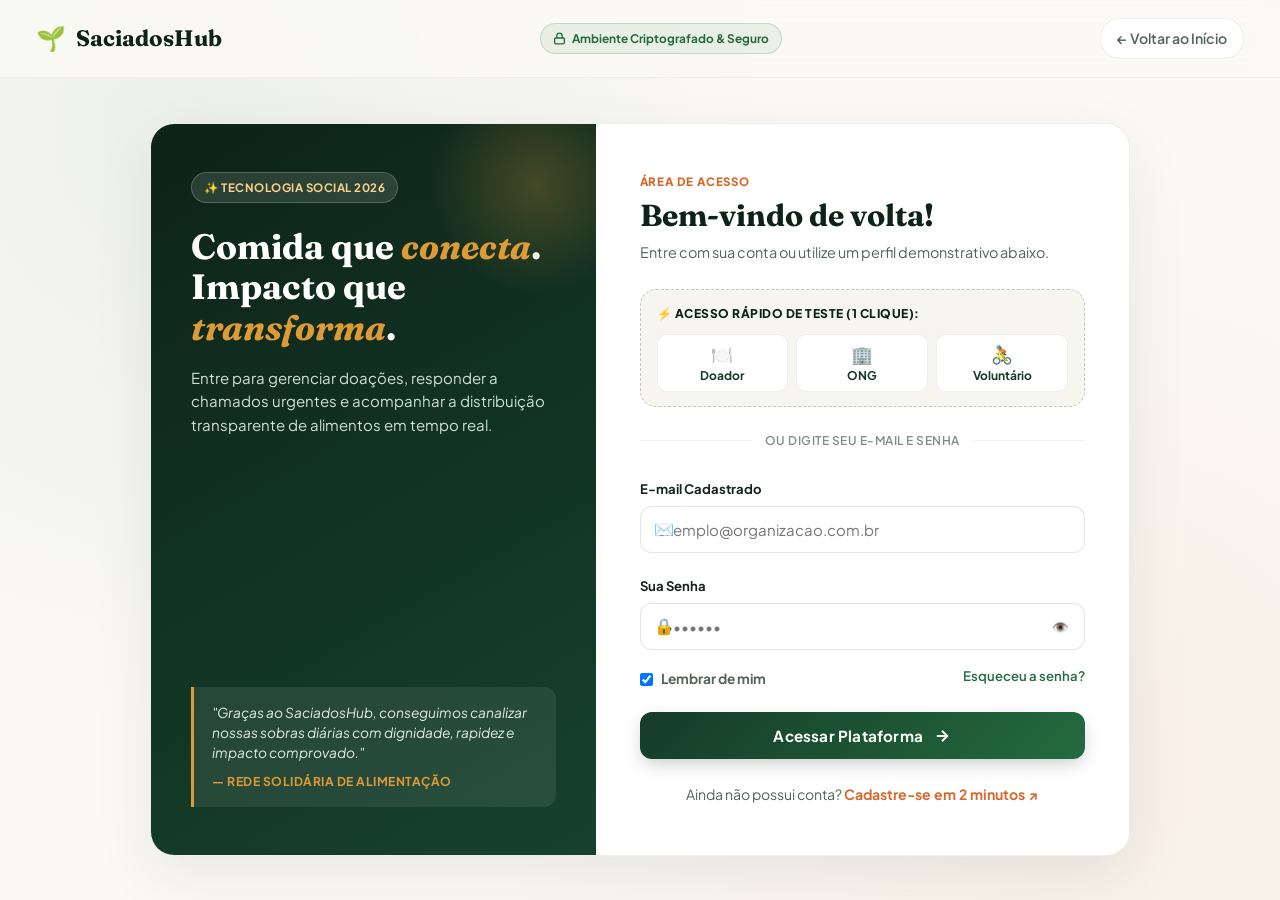
<file: login.html>
<!DOCTYPE html>
<html lang="pt-BR">
<head>
    <meta charset="UTF-8">
    <meta name="viewport" content="width=device-width, initial-scale=1.0">
    <title>Entrar na Plataforma — SaciadosHub</title>
    <meta name="description" content="Acesse sua conta no SaciadosHub e continue conectando quem quer doar a quem mais precisa.">

    <!-- Tipografia Editorial & Interface Tecnológica -->
    <link rel="preconnect" href="https://fonts.googleapis.com">
    <link rel="preconnect" href="https://fonts.gstatic.com" crossorigin>
    <link href="https://fonts.googleapis.com/css2?family=Fraunces:ital,opsz,wght@0,9..144,400;0,9..144,600;0,9..144,700;0,9..144,800;1,9..144,400;1,9..144,600&family=Plus+Jakarta+Sans:wght@400;500;600;700;800&display=swap" rel="stylesheet">

    <!-- Estilo Base -->
    <link rel="stylesheet" href="style.css">

    <style>
        /* =========================================================
           ESTILOS EXCLUSIVOS DA PÁGINA DE LOGIN EDITORIAL
        ========================================================= */
        body.login-page-body {
            background-color: #FBF9F5;
            min-height: 100vh;
            display: flex;
            flex-direction: column;
            color: var(--text-primary);
            font-family: 'Plus Jakarta Sans', sans-serif;
            background-image: 
                radial-gradient(circle at 15% 15%, rgba(46, 125, 50, 0.07), transparent 45%),
                radial-gradient(circle at 85% 85%, rgba(217, 119, 54, 0.07), transparent 45%);
        }

        .login-top-bar {
            padding: 18px 36px;
            display: flex;
            align-items: center;
            justify-content: space-between;
            background: rgba(251, 249, 245, 0.85);
            backdrop-filter: blur(12px);
            border-bottom: 1px solid var(--border-subtle);
        }

        .login-brand {
            display: flex;
            align-items: center;
            gap: 10px;
            text-decoration: none;
            color: var(--brand-green-dark);
            font-family: 'Fraunces', serif;
            font-size: 1.4rem;
            font-weight: 700;
        }

        .login-brand-icon {
            font-size: 1.5rem;
        }

        .login-back-link {
            display: inline-flex;
            align-items: center;
            gap: 8px;
            color: var(--text-secondary);
            text-decoration: none;
            font-size: 0.88rem;
            font-weight: 600;
            padding: 8px 16px;
            border-radius: 20px;
            background: #FFFFFF;
            border: 1px solid var(--border-card);
            transition: all 0.2s ease;
        }

        .login-back-link:hover {
            color: var(--brand-green-dark);
            border-color: var(--brand-green-medium);
            transform: translateX(-2px);
        }

        .login-security-badge {
            display: inline-flex;
            align-items: center;
            gap: 6px;
            font-size: 0.74rem;
            font-weight: 700;
            color: var(--brand-green-medium);
            background: rgba(46, 125, 50, 0.08);
            border: 1px solid rgba(46, 125, 50, 0.2);
            padding: 5px 12px;
            border-radius: 16px;
        }

        /* CONTAINER PRINCIPAL DO LOGIN */
        .login-main-wrapper {
            flex: 1;
            display: flex;
            align-items: center;
            justify-content: center;
            padding: 40px 24px;
        }

        .login-editorial-card {
            max-width: 980px;
            width: 100%;
            background: #FFFFFF;
            border-radius: 24px;
            box-shadow: 0 20px 60px rgba(13, 43, 29, 0.08);
            border: 1px solid var(--border-card);
            display: grid;
            grid-template-columns: 1fr 1.2fr;
            overflow: hidden;
        }

        /* LADO ESQUERDO: EDITORIAL & IMPACTO */
        .login-side-editorial {
            background: linear-gradient(150deg, var(--brand-green-dark) 0%, #16422D 100%);
            color: #FFFFFF;
            padding: 48px 40px;
            display: flex;
            flex-direction: column;
            justify-content: space-between;
            position: relative;
            overflow: hidden;
        }

        .login-side-editorial::before {
            content: "";
            position: absolute;
            top: -50px;
            right: -50px;
            width: 220px;
            height: 220px;
            border-radius: 50%;
            background: radial-gradient(circle, rgba(224, 159, 62, 0.25), transparent 70%);
            pointer-events: none;
        }

        .side-editorial-top .editorial-pill {
            display: inline-flex;
            align-items: center;
            gap: 8px;
            background: rgba(255, 255, 255, 0.12);
            border: 1px solid rgba(255, 255, 255, 0.2);
            padding: 5px 12px;
            border-radius: 20px;
            font-size: 0.72rem;
            font-weight: 700;
            color: #FBD38D;
            letter-spacing: 0.5px;
            text-transform: uppercase;
            margin-bottom: 24px;
        }

        .side-editorial-top h2 {
            font-family: 'Fraunces', serif;
            font-size: 2.2rem;
            line-height: 1.15;
            font-weight: 700;
            margin-bottom: 18px;
        }

        .side-editorial-top h2 em {
            font-style: italic;
            color: var(--food-warm-gold);
        }

        .side-editorial-top p {
            color: #D1E0D7;
            font-size: 0.94rem;
            line-height: 1.55;
        }

        .side-quote-box {
            background: rgba(255, 255, 255, 0.08);
            border-left: 3px solid var(--food-warm-gold);
            padding: 16px 18px;
            border-radius: 0 12px 12px 0;
            margin-top: 36px;
        }

        .side-quote-box p {
            font-size: 0.86rem;
            color: #E2ECE5;
            font-style: italic;
            line-height: 1.45;
            margin-bottom: 8px;
        }

        .side-quote-box strong {
            font-size: 0.76rem;
            color: var(--food-warm-gold);
            display: block;
            text-transform: uppercase;
            letter-spacing: 0.5px;
        }

        /* LADO DIREITO: FORMULÁRIO DE LOGIN & DEMOS */
        .login-side-form {
            padding: 48px 44px;
            display: flex;
            flex-direction: column;
            justify-content: center;
        }

        .login-form-header {
            margin-bottom: 24px;
        }

        .login-form-header .sub-badge {
            font-size: 0.72rem;
            font-weight: 800;
            color: var(--food-terracotta);
            letter-spacing: 0.8px;
            text-transform: uppercase;
            display: block;
            margin-bottom: 6px;
        }

        .login-form-header h1 {
            font-family: 'Fraunces', serif;
            font-size: 1.9rem;
            font-weight: 700;
            color: var(--brand-green-dark);
            line-height: 1.2;
            margin-bottom: 8px;
        }

        .login-form-header p {
            font-size: 0.9rem;
            color: var(--text-secondary);
        }

        /* ACESSO DEMO COM 1 CLIQUE */
        .demo-access-box {
            background: #F7F5F0;
            border: 1px dashed rgba(46, 125, 50, 0.3);
            border-radius: 16px;
            padding: 14px 16px;
            margin-bottom: 24px;
        }

        .demo-access-title {
            font-size: 0.75rem;
            font-weight: 800;
            color: var(--brand-green-dark);
            text-transform: uppercase;
            letter-spacing: 0.5px;
            display: flex;
            align-items: center;
            gap: 6px;
            margin-bottom: 10px;
        }

        .demo-buttons-grid {
            display: grid;
            grid-template-columns: repeat(3, 1fr);
            gap: 8px;
        }

        .btn-demo-quick {
            background: #FFFFFF;
            border: 1px solid var(--border-card);
            border-radius: 10px;
            padding: 8px 6px;
            font-size: 0.75rem;
            font-weight: 700;
            color: var(--brand-green-primary);
            cursor: pointer;
            transition: all 0.2s ease;
            text-align: center;
            display: flex;
            flex-direction: column;
            align-items: center;
            gap: 3px;
        }

        .btn-demo-quick:hover {
            border-color: var(--brand-green-medium);
            background: var(--brand-green-light);
            transform: translateY(-2px);
            box-shadow: 0 4px 12px rgba(46, 125, 50, 0.1);
        }

        .btn-demo-quick .demo-icon {
            font-size: 1.1rem;
        }

        /* DIVISOR */
        .login-separator {
            display: flex;
            align-items: center;
            gap: 12px;
            margin-bottom: 22px;
        }

        .login-separator span {
            font-size: 0.75rem;
            font-weight: 600;
            color: var(--text-muted);
            white-space: nowrap;
            text-transform: uppercase;
            letter-spacing: 0.5px;
        }

        .login-separator::before,
        .login-separator::after {
            content: "";
            flex: 1;
            height: 1px;
            background: var(--border-subtle);
        }

        /* FORMULÁRIO */
        .login-fields-form {
            display: flex;
            flex-direction: column;
            gap: 16px;
        }

        .input-group-editorial {
            display: flex;
            flex-direction: column;
            gap: 6px;
        }

        .input-group-editorial label {
            font-size: 0.82rem;
            font-weight: 700;
            color: var(--text-primary);
        }

        .input-with-icon-wrapper {
            position: relative;
            display: flex;
            align-items: center;
        }

        .input-with-icon-wrapper .input-icon {
            position: absolute;
            left: 14px;
            color: var(--text-muted);
            font-size: 1rem;
            pointer-events: none;
        }

        .input-with-icon-wrapper input {
            width: 100%;
            padding: 12px 14px 12px 42px;
            border-radius: 12px;
            border: 1.5px solid var(--border-card);
            font-size: 0.92rem;
            font-family: inherit;
            color: var(--text-primary);
            background: #FFFFFF;
            transition: all 0.2s ease;
        }

        .input-with-icon-wrapper input:focus {
            outline: none;
            border-color: var(--brand-green-medium);
            box-shadow: 0 0 0 3px rgba(46, 125, 50, 0.12);
        }

        .btn-toggle-password {
            position: absolute;
            right: 12px;
            background: none;
            border: none;
            color: var(--text-muted);
            cursor: pointer;
            padding: 4px;
            display: flex;
            align-items: center;
            justify-content: center;
        }

        .btn-toggle-password:hover {
            color: var(--brand-green-primary);
        }

        .login-options-row {
            display: flex;
            align-items: center;
            justify-content: space-between;
            font-size: 0.82rem;
            margin-top: -4px;
        }

        .remember-checkbox-label {
            display: flex;
            align-items: center;
            gap: 8px;
            color: var(--text-secondary);
            cursor: pointer;
        }

        .forgot-pass-link {
            color: var(--brand-green-medium);
            text-decoration: none;
            font-weight: 600;
        }

        .forgot-pass-link:hover {
            text-decoration: underline;
        }

        .btn-submit-login {
            background: var(--brand-green-primary);
            color: #FFFFFF;
            border: none;
            border-radius: 14px;
            padding: 14px;
            font-size: 0.95rem;
            font-weight: 700;
            cursor: pointer;
            display: flex;
            align-items: center;
            justify-content: center;
            gap: 10px;
            transition: all 0.25s ease;
            box-shadow: 0 4px 14px rgba(22, 66, 45, 0.25);
            margin-top: 6px;
        }

        .btn-submit-login:hover {
            background: var(--brand-green-dark);
            transform: translateY(-2px);
            box-shadow: 0 8px 20px rgba(22, 66, 45, 0.35);
        }

        .login-footer-register {
            margin-top: 24px;
            text-align: center;
            font-size: 0.88rem;
            color: var(--text-secondary);
        }

        .login-footer-register a {
            color: var(--food-terracotta);
            font-weight: 700;
            text-decoration: none;
            transition: color 0.2s;
        }

        .login-footer-register a:hover {
            text-decoration: underline;
            color: #C05621;
        }

        /* FEEDBACK / ALERTA DE ERRO */
        .login-alert-box {
            padding: 10px 14px;
            border-radius: 10px;
            font-size: 0.84rem;
            font-weight: 600;
            margin-bottom: 16px;
            display: none;
            align-items: center;
            gap: 8px;
        }

        .login-alert-box.error {
            display: flex;
            background: #FEE2E2;
            color: #991B1B;
            border: 1px solid #FCA5A5;
        }

        .login-alert-box.success {
            display: flex;
            background: #DCFCE7;
            color: #166534;
            border: 1px solid #86EFAC;
        }

        /* RESPONSIVIDADE */
        @media (max-width: 860px) {
            .login-editorial-card {
                grid-template-columns: 1fr;
            }
            .login-side-editorial {
                padding: 36px 28px;
            }
            .login-side-form {
                padding: 36px 28px;
            }
            .demo-buttons-grid {
                grid-template-columns: 1fr;
            }
            .login-top-bar {
                padding: 14px 20px;
            }
            .login-security-badge {
                display: none;
            }
        }
    </style>
</head>

<body class="login-page-body">

    <!-- CABEÇALHO DA PÁGINA DE LOGIN -->
    <header class="login-top-bar">
        <a href="index.html" class="login-brand" title="Voltar ao início">
            <span class="login-brand-icon">🌱</span>
            <span>SaciadosHub</span>
        </a>

        <div class="login-security-badge">
            <svg width="13" height="13" viewBox="0 0 24 24" fill="none" stroke="currentColor" stroke-width="2.5"><rect x="3" y="11" width="18" height="11" rx="2" ry="2"></rect><path d="M7 11V7a5 5 0 0 1 10 0v4"></path></svg>
            <span>Ambiente Criptografado & Seguro</span>
        </div>

        <a href="index.html" class="login-back-link">
            <span>← Voltar ao Início</span>
        </a>
    </header>

    <!-- CONTEÚDO PRINCIPAL -->
    <main class="login-main-wrapper">
        <div class="login-editorial-card">

            <!-- LADO ESQUERDO: PAINEL EDITORIAL -->
            <div class="login-side-editorial">
                <div class="side-editorial-top">
                    <span class="editorial-pill">✨ Tecnologia Social 2026</span>
                    <h2>Comida que <em>conecta</em>.<br>Impacto que <em>transforma</em>.</h2>
                    <p>Entre para gerenciar doações, responder a chamados urgentes e acompanhar a distribuição transparente de alimentos em tempo real.</p>
                </div>

                <div class="side-quote-box">
                    <p>"Graças ao SaciadosHub, conseguimos canalizar nossas sobras diárias com dignidade, rapidez e impacto comprovado."</p>
                    <strong>— Rede Solidária de Alimentação</strong>
                </div>
            </div>

            <!-- LADO DIREITO: FORMULÁRIO DE ACESSO -->
            <div class="login-side-form">
                <div class="login-form-header">
                    <span class="sub-badge">Área de Acesso</span>
                    <h1>Bem-vindo de volta!</h1>
                    <p>Entre com sua conta ou utilize um perfil demonstrativo abaixo.</p>
                </div>

                <!-- ALERTA DE STATUS -->
                <div id="loginAlertBox" class="login-alert-box"></div>

                <!-- ACESSO RÁPIDO PARA TESTE COM 1 CLIQUE -->
                <div class="demo-access-box">
                    <div class="demo-access-title">
                        <span>⚡ Acesso Rápido de Teste (1 Clique):</span>
                    </div>
                    <div class="demo-buttons-grid">
                        <button type="button" class="btn-demo-quick" onclick="window.loginDemoPerfil('restaurante')">
                            <span class="demo-icon">🍽️</span>
                            <span>Doador</span>
                        </button>
                        <button type="button" class="btn-demo-quick" onclick="window.loginDemoPerfil('ong')">
                            <span class="demo-icon">🏢</span>
                            <span>ONG</span>
                        </button>
                        <button type="button" class="btn-demo-quick" onclick="window.loginDemoPerfil('voluntario')">
                            <span class="demo-icon">🚴</span>
                            <span>Voluntário</span>
                        </button>
                    </div>
                </div>

                <div class="login-separator">
                    <span>ou digite seu e-mail e senha</span>
                </div>

                <!-- FORMULÁRIO -->
                <form id="formLogin" class="login-fields-form">
                    <div class="input-group-editorial">
                        <label for="email">E-mail Cadastrado</label>
                        <div class="input-with-icon-wrapper">
                            <span class="input-icon">✉️</span>
                            <input
                                type="email"
                                id="email"
                                placeholder="exemplo@organizacao.com.br"
                                autocomplete="email"
                                required
                            >
                        </div>
                    </div>

                    <div class="input-group-editorial">
                        <label for="senha">Sua Senha</label>
                        <div class="input-with-icon-wrapper">
                            <span class="input-icon">🔒</span>
                            <input
                                type="password"
                                id="senha"
                                placeholder="••••••••"
                                autocomplete="current-password"
                                required
                            >
                            <button type="button" class="btn-toggle-password" id="btnToggleSenha" title="Mostrar ou ocultar senha">
                                👁️
                            </button>
                        </div>
                    </div>

                    <div class="login-options-row">
                        <label class="remember-checkbox-label">
                            <input type="checkbox" id="lembrarMe" checked>
                            <span>Lembrar de mim</span>
                        </label>
                        <a href="faq.html" class="forgot-pass-link">Esqueceu a senha?</a>
                    </div>

                    <button type="submit" class="btn-submit-login" id="btnSubmitLogin">
                        <span>Acessar Plataforma</span>
                        <svg width="18" height="18" viewBox="0 0 24 24" fill="none" stroke="currentColor" stroke-width="2.5"><line x1="5" y1="12" x2="19" y2="12"></line><polyline points="12 5 19 12 12 19"></polyline></svg>
                    </button>
                </form>

                <div class="login-footer-register">
                    <span>Ainda não possui conta?</span>
                    <a href="cadastro-rapido.html">Cadastre-se em 2 minutos ↗</a>
                </div>
            </div>

        </div>
    </main>

    <script src="login.js"></script>
</body>
</html>
</file>
<file: style.css>
/* =========================================================
   SACIADOSHUB — IDENTIDADE VISUAL EDITORIAL & TECNOLÓGICA
   Design Refinado: Menos Ruído Visual, Mais Harmonia e Clareza
   Paleta: Off-White (#FAF9F6), Forest Green (#0D2318, #153B28, #246B3E),
           Terracota/Warm Gold (#D4692C, #DE9B35, #C25E24),
           Acentos Suaves (#EDF7EE, #FEF7ED, #EBF5FE)
========================================================= */

@import url('paineis-formularios.css');

:root {
    /* Superfícies & Telas */
    --bg-main: #FAF9F6;
    --bg-card: #FFFFFF;
    --bg-card-subtle: #F6F4EF;
    --bg-dark: #0D2318;
    --bg-dark-secondary: #143524;
    --bg-dark-glass: rgba(13, 35, 24, 0.88);

    /* Tipografia */
    --text-primary: #15241C;
    --text-secondary: #53645A;
    --text-muted: #7E9086;
    --text-light: #F4F8F5;
    --text-light-muted: #A3B8AD;

    /* Cores Institucionais */
    --brand-green-dark: #0D2318;
    --brand-green-primary: #153B28;
    --brand-green-medium: #246B3E;
    --brand-green-light: #EDF7EE;
    --brand-green-glow: #34D399;

    /* Acentos Quentes & Alimento */
    --food-terracotta: #D4692C;
    --food-terracotta-dark: #B8531B;
    --food-warm-gold: #DE9B35;
    --food-gold-light: #FEF7ED;
    --food-gold-glow: #FBBF24;

    /* Status da Rede */
    --status-urgent: #DC2626;
    --status-urgent-bg: #FEF2F2;
    --status-transit: #D97706;
    --status-transit-bg: #FFFBEB;
    --status-success: #16A34A;
    --status-success-bg: #F0FDF4;
    --status-info: #2563EB;
    --status-info-bg: #EFF6FF;

    /* Bordas Suaves & Delicadas (Sem Poluição) */
    --border-subtle: rgba(18, 52, 34, 0.05);
    --border-card: rgba(18, 52, 34, 0.08);
    --border-card-hover: rgba(18, 52, 34, 0.16);

    /* Sombras Difusas e Naturais */
    --shadow-xs: 0 1px 2px rgba(13, 35, 24, 0.03);
    --shadow-sm: 0 2px 8px -2px rgba(13, 35, 24, 0.05);
    --shadow-md: 0 8px 20px -4px rgba(13, 35, 24, 0.06);
    --shadow-lg: 0 16px 32px -8px rgba(13, 35, 24, 0.08);
    --shadow-soft: 0 8px 24px -4px rgba(13, 35, 24, 0.05);
    --shadow-hover: 0 18px 36px -8px rgba(13, 35, 24, 0.09);

    /* Fontes */
    --font-editorial: 'Fraunces', Georgia, serif;
    --font-ui: 'Plus Jakarta Sans', -apple-system, BlinkMacSystemFont, sans-serif;
}

/* =========================================================
   RESET E BASE GLOBAL
========================================================= */
* {
    margin: 0;
    padding: 0;
    box-sizing: border-box;
}

html {
    scroll-behavior: smooth;
    font-size: 16px;
}

body {
    font-family: var(--font-ui);
    background-color: var(--bg-main);
    color: var(--text-primary);
    line-height: 1.65;
    overflow-x: hidden;
    -webkit-font-smoothing: antialiased;
    -moz-osx-font-smoothing: grayscale;
    text-rendering: optimizeLegibility;
}

::selection {
    background: var(--brand-green-primary);
    color: #FFFFFF;
}

a {
    text-decoration: none;
    color: inherit;
    transition: color 0.2s ease, background-color 0.2s ease, border-color 0.2s ease, transform 0.2s ease;
}

button {
    cursor: pointer;
    border: none;
    font-family: var(--font-ui);
    transition: all 0.2s cubic-bezier(0.16, 1, 0.3, 1);
}

/* Scrollbar Global Elegante */
::-webkit-scrollbar {
    width: 7px;
    height: 7px;
}
::-webkit-scrollbar-track {
    background: transparent;
}
::-webkit-scrollbar-thumb {
    background: rgba(18, 52, 34, 0.15);
    border-radius: 999px;
}
::-webkit-scrollbar-thumb:hover {
    background: rgba(18, 52, 34, 0.28);
}

/* =========================================================
   TOP TICKER BAR (AVISOS EM TEMPO REAL)
========================================================= */
.top-announcement-bar {
    background: var(--brand-green-dark);
    color: var(--text-light);
    padding: 7px 4%;
    display: flex;
    justify-content: space-between;
    align-items: center;
    font-size: 0.81rem;
    border-bottom: 1px solid rgba(255, 255, 255, 0.07);
    position: relative;
    z-index: 1001;
}

.announcement-content {
    display: flex;
    align-items: center;
    gap: 9px;
    letter-spacing: 0.01em;
}

.pulse-dot {
    width: 6px;
    height: 6px;
    background: var(--brand-green-glow);
    border-radius: 50%;
    box-shadow: 0 0 0 0 rgba(52, 211, 153, 0.6);
    animation: gentlePulse 2s infinite ease-out;
}

@keyframes gentlePulse {
    0% { transform: scale(0.95); box-shadow: 0 0 0 0 rgba(52, 211, 153, 0.5); }
    70% { transform: scale(1); box-shadow: 0 0 0 6px rgba(52, 211, 153, 0); }
    100% { transform: scale(0.95); box-shadow: 0 0 0 0 rgba(52, 211, 153, 0); }
}

.announcement-tag {
    font-weight: 800;
    color: var(--brand-green-glow);
    letter-spacing: 0.6px;
    font-size: 0.68rem;
    background: rgba(52, 211, 153, 0.12);
    padding: 2px 7px;
    border-radius: 999px;
}

.announcement-text {
    opacity: 0.92;
}

.announcement-text strong {
    color: #FFFFFF;
    font-weight: 600;
}

.announcement-link {
    color: #F8C36A;
    font-weight: 600;
    font-size: 0.8rem;
    display: inline-flex;
    align-items: center;
    gap: 4px;
}

.announcement-link:hover {
    color: #FFFFFF;
    text-decoration: underline;
}

/* =========================================================
   ESTRUTURA DE LAYOUT EM DUAS COLUNAS: SIDEBAR + CONTEÚDO
========================================================= */
section[id] {
    scroll-margin-top: 85px;
}

.has-sidebar {
    background-color: var(--bg-main);
    overflow-x: hidden;
}

.app-layout-wrapper {
    display: flex;
    min-height: 100vh;
    position: relative;
}

/* OVERLAY MOBILE PARA SIDEBAR */
.sidebar-backdrop-overlay {
    position: fixed;
    inset: 0;
    background: rgba(13, 35, 24, 0.6);
    backdrop-filter: blur(5px);
    -webkit-backdrop-filter: blur(5px);
    z-index: 1990;
    opacity: 0;
    visibility: hidden;
    transition: opacity 0.25s ease, visibility 0.25s ease;
}

.sidebar-backdrop-overlay.active {
    opacity: 1;
    visibility: visible;
}

/* =========================================================
   BARRA LATERAL ESQUERDA (SIDEBAR EDITORIAL & INTELIGENTE)
========================================================= */
.app-sidebar {
    width: 284px;
    height: 100vh;
    position: fixed;
    top: 0;
    left: 0;
    background: var(--brand-green-dark);
    color: var(--text-light);
    display: flex;
    flex-direction: column;
    z-index: 2000;
    border-right: 1px solid rgba(255, 255, 255, 0.07);
    box-shadow: 2px 0 20px rgba(0, 0, 0, 0.12);
    overflow-y: auto;
    overflow-x: hidden;
    transition: transform 0.3s cubic-bezier(0.16, 1, 0.3, 1);
}

.app-sidebar::-webkit-scrollbar {
    width: 4px;
}
.app-sidebar::-webkit-scrollbar-thumb {
    background: rgba(255, 255, 255, 0.12);
    border-radius: 999px;
}
.app-sidebar::-webkit-scrollbar-thumb:hover {
    background: rgba(255, 255, 255, 0.22);
}

/* CABEÇALHO DA SIDEBAR */
.sidebar-header {
    padding: 22px 20px 16px;
    display: flex;
    align-items: center;
    justify-content: space-between;
    border-bottom: 1px solid rgba(255, 255, 255, 0.06);
}

.sidebar-brand-link {
    display: flex;
    align-items: center;
    gap: 12px;
}

.sidebar-brand-icon {
    width: 38px;
    height: 38px;
    flex-shrink: 0;
    background: rgba(255, 255, 255, 0.05);
    border-radius: 10px;
    padding: 3px;
    display: flex;
    align-items: center;
    justify-content: center;
    border: 1px solid rgba(255, 255, 255, 0.08);
}

.sidebar-brand-icon .logo-svg {
    width: 100%;
    height: 100%;
}

.sidebar-brand-text {
    display: flex;
    flex-direction: column;
}

.brand-name {
    font-family: var(--font-editorial);
    font-size: 1.28rem;
    font-weight: 700;
    color: #FFFFFF;
    letter-spacing: -0.3px;
    line-height: 1.2;
}

.brand-name strong {
    color: var(--food-warm-gold);
}

.brand-tagline {
    font-size: 0.66rem;
    color: #9AB2A6;
    text-transform: uppercase;
    letter-spacing: 0.7px;
    font-weight: 600;
    margin-top: 1px;
}

.sidebar-close-btn {
    display: none;
    background: transparent;
    border: none;
    color: rgba(255, 255, 255, 0.7);
    font-size: 1.2rem;
    padding: 6px;
    cursor: pointer;
    border-radius: 6px;
}
.sidebar-close-btn:hover {
    background: rgba(255, 255, 255, 0.08);
    color: #FFF;
}

/* CHIP DE STATUS EM TEMPO REAL */
.sidebar-live-chip {
    margin: 14px 16px 8px;
    padding: 8px 12px;
    background: rgba(255, 255, 255, 0.04);
    border: 1px solid rgba(255, 255, 255, 0.07);
    border-radius: 10px;
    display: flex;
    align-items: center;
    gap: 10px;
}

.live-chip-info {
    display: flex;
    flex-direction: column;
    line-height: 1.3;
}

.live-chip-info strong {
    font-size: 0.76rem;
    color: var(--brand-green-glow);
    font-weight: 700;
}

.live-chip-info small {
    font-size: 0.69rem;
    color: #9AB2A6;
}

/* NAVEGAÇÃO DA SIDEBAR */
.sidebar-nav-container {
    padding: 10px 12px;
    flex: 1;
}

.nav-group {
    margin-bottom: 20px;
}

.nav-group-title {
    display: block;
    font-size: 0.64rem;
    font-weight: 800;
    letter-spacing: 1.1px;
    color: #6F8B7D;
    padding: 0 10px 6px;
    text-transform: uppercase;
}

.sidebar-link {
    display: flex;
    align-items: center;
    gap: 10px;
    padding: 8px 12px;
    border-radius: 9px;
    font-size: 0.86rem;
    font-weight: 500;
    color: #C8DCD0;
    text-decoration: none;
    transition: all 0.2s ease;
    margin-bottom: 2px;
    position: relative;
}

.sidebar-link:hover {
    background: rgba(255, 255, 255, 0.06);
    color: #FFFFFF;
    transform: translateX(2px);
}

.sidebar-link.active {
    background: rgba(222, 155, 53, 0.14);
    color: #F8C36A;
    font-weight: 700;
    border-left: 3px solid var(--food-warm-gold);
}

.sidebar-link.active .link-icon {
    transform: scale(1.05);
}

.link-icon {
    font-size: 1rem;
    width: 20px;
    text-align: center;
    flex-shrink: 0;
    transition: transform 0.2s;
    opacity: 0.9;
}

.link-label {
    flex: 1;
    white-space: nowrap;
    overflow: hidden;
    text-overflow: ellipsis;
}

/* BADGES NOS LINKS DA SIDEBAR (Harmoniosos e Menos Estridentes) */
.link-badge {
    font-size: 0.63rem;
    font-weight: 700;
    padding: 2px 7px;
    border-radius: 999px;
    letter-spacing: 0.2px;
}

.badge-pulse {
    background: rgba(52, 211, 153, 0.15);
    color: #6EE7B7;
    border: 1px solid rgba(52, 211, 153, 0.25);
}

.badge-neutral {
    background: rgba(255, 255, 255, 0.08);
    color: #D1E2D7;
}

.badge-urgent {
    background: rgba(239, 68, 68, 0.18);
    color: #FCA5A5;
    border: 1px solid rgba(239, 68, 68, 0.3);
}

.badge-ai {
    background: rgba(222, 155, 53, 0.18);
    color: #FCD34D;
    border: 1px solid rgba(222, 155, 53, 0.3);
}

.badge-gold {
    background: rgba(245, 158, 11, 0.18);
    color: #FDE68A;
    border: 1px solid rgba(245, 158, 11, 0.3);
}

.link-highlight-ai {
    background: rgba(21, 59, 40, 0.5);
    border: 1px solid rgba(52, 211, 153, 0.16);
}
.link-highlight-ai:hover {
    background: rgba(21, 59, 40, 0.8);
    border-color: rgba(222, 155, 53, 0.5);
}

/* CARD DE RODAPÉ DA SIDEBAR */
.sidebar-footer-card {
    margin: 8px 12px 16px;
    padding: 12px 14px;
    background: rgba(0, 0, 0, 0.18);
    border: 1px solid rgba(255, 255, 255, 0.06);
    border-radius: 12px;
}

.footer-card-header {
    display: flex;
    align-items: center;
    gap: 9px;
    margin-bottom: 10px;
}

.footer-card-icon {
    font-size: 1.1rem;
}

.footer-card-text {
    display: flex;
    flex-direction: column;
    line-height: 1.25;
}

.footer-card-text strong {
    font-size: 0.8rem;
    color: #FFF;
}

.footer-card-text small {
    font-size: 0.67rem;
    color: #9AB2A6;
}

.sidebar-footer-actions {
    display: grid;
    grid-template-columns: 1fr 1fr;
    gap: 7px;
    margin-bottom: 8px;
}

.btn-sidebar-login {
    text-align: center;
    padding: 6px 0;
    font-size: 0.77rem;
    font-weight: 700;
    color: #D1E2D7;
    background: rgba(255, 255, 255, 0.06);
    border: 1px solid rgba(255, 255, 255, 0.12);
    border-radius: 6px;
    text-decoration: none;
    transition: all 0.2s;
}
.btn-sidebar-login:hover {
    background: rgba(255, 255, 255, 0.12);
    color: #FFF;
}

.btn-sidebar-signup {
    text-align: center;
    padding: 6px 0;
    font-size: 0.77rem;
    font-weight: 700;
    color: #0D2318;
    background: var(--food-warm-gold);
    border-radius: 6px;
    text-decoration: none;
    transition: all 0.2s;
}
.btn-sidebar-signup:hover {
    background: #E8AF4D;
    transform: translateY(-1px);
}

/* ESTILOS DE USUÁRIO CONECTADO NA SIDEBAR (SCRIPT.JS) */
.sidebar-user-avatar {
    width: 32px;
    height: 32px;
    border-radius: 50%;
    background: var(--food-warm-gold);
    color: var(--brand-green-dark);
    display: flex;
    align-items: center;
    justify-content: center;
    font-weight: 800;
    font-size: 0.88rem;
    flex-shrink: 0;
}

.sidebar-user-connected-actions {
    display: grid;
    grid-template-columns: 1fr auto;
    gap: 7px;
    margin-bottom: 8px;
}

.btn-sidebar-mypanel {
    text-align: center;
    padding: 6px 0;
    font-size: 0.77rem;
    font-weight: 700;
    color: #0D2318;
    background: var(--food-warm-gold);
    border-radius: 6px;
    text-decoration: none;
    transition: all 0.2s;
}

.btn-sidebar-mypanel:hover {
    background: #E8AF4D;
    transform: translateY(-1px);
}

.btn-sidebar-exit {
    padding: 6px 12px;
    font-size: 0.74rem;
    font-weight: 700;
    color: #FFA4A4;
    background: rgba(239, 68, 68, 0.12);
    border: 1px solid rgba(239, 68, 68, 0.25);
    border-radius: 6px;
    cursor: pointer;
    transition: all 0.2s;
}

.btn-sidebar-exit:hover {
    background: #DC2626;
    color: #FFF;
}

.sidebar-quick-links {
    text-align: center;
    font-size: 0.67rem;
    color: #6F8B7D;
}

.sidebar-quick-links a {
    color: #9AB2A6;
    text-decoration: none;
    transition: color 0.2s;
}
.sidebar-quick-links a:hover {
    color: var(--food-warm-gold);
}

/* =========================================================
   ÁREA DE CONTEÚDO PRINCIPAL (MAIN CANVAS)
========================================================= */
.app-main-content {
    flex: 1;
    margin-left: 284px;
    min-width: 0;
    width: calc(100% - 284px);
    display: flex;
    flex-direction: column;
    background-color: var(--bg-main);
}

/* =========================================================
   CABEÇALHO SUPERIOR DE UTILIDADES (HEADER LIMPO & EDITORIAL)
========================================================= */
.top-utility-header {
    background: rgba(250, 249, 246, 0.88);
    backdrop-filter: blur(16px);
    -webkit-backdrop-filter: blur(16px);
    border-bottom: 1px solid var(--border-subtle);
    position: sticky;
    top: 0;
    z-index: 1000;
    padding: 10px 36px;
    transition: all 0.25s ease;
}

.utility-container {
    max-width: 1360px;
    margin: 0 auto;
    display: flex;
    align-items: center;
    justify-content: space-between;
    gap: 16px;
}

/* ESQUERDA: BOTÃO MOBILE E MIGALHA DE PÃO */
.utility-left {
    display: flex;
    align-items: center;
    gap: 12px;
}

.mobile-toggle-btn {
    display: none;
    flex-direction: column;
    justify-content: center;
    gap: 5px;
    background: #FFF;
    border: 1px solid var(--border-card);
    border-radius: 8px;
    padding: 8px;
    cursor: pointer;
    box-shadow: var(--shadow-xs);
}

.mobile-toggle-btn span {
    width: 19px;
    height: 2px;
    background: var(--brand-green-primary);
    border-radius: 2px;
    transition: 0.25s;
}

.utility-breadcrumb {
    display: flex;
    align-items: center;
    gap: 9px;
}

.breadcrumb-badge {
    background: var(--brand-green-light);
    color: var(--brand-green-medium);
    font-size: 0.7rem;
    font-weight: 700;
    padding: 3px 9px;
    border-radius: 999px;
    letter-spacing: 0.4px;
}

.breadcrumb-title {
    font-size: 0.86rem;
    font-weight: 500;
    color: var(--text-secondary);
}

/* DIREITA: SACIAI LIMPO E ÁREA DE CADASTRO */
.utility-right {
    display: flex;
    align-items: center;
    gap: 12px;
}

/* PÍLULA DESTACADA DO SACIAI (Design Minimalista) */
.top-saciai-pill {
    display: flex;
    align-items: center;
    gap: 9px;
    background: #FFFFFF;
    border: 1px solid rgba(36, 107, 62, 0.18);
    padding: 5px 13px;
    border-radius: 999px;
    text-decoration: none;
    box-shadow: var(--shadow-xs);
    transition: all 0.25s cubic-bezier(0.16, 1, 0.3, 1);
}

.top-saciai-pill:hover {
    border-color: var(--brand-green-medium);
    box-shadow: var(--shadow-sm);
    transform: translateY(-1px);
}

.saciai-pill-avatar {
    width: 24px;
    height: 24px;
    border-radius: 50%;
    background: var(--brand-green-dark);
    display: flex;
    align-items: center;
    justify-content: center;
    font-size: 0.78rem;
    color: #FFF;
}

.saciai-pill-content {
    display: flex;
    flex-direction: column;
    line-height: 1.15;
}

.saciai-pill-tag {
    font-size: 0.58rem;
    font-weight: 800;
    letter-spacing: 0.6px;
    color: var(--food-terracotta);
    text-transform: uppercase;
}

.saciai-pill-title {
    font-size: 0.8rem;
    font-weight: 700;
    color: var(--brand-green-dark);
}

.saciai-status-dot {
    width: 6px;
    height: 6px;
    border-radius: 50%;
    background: var(--brand-green-glow);
    box-shadow: 0 0 0 2px rgba(52, 211, 153, 0.3);
}

.utility-separator {
    width: 1px;
    height: 22px;
    background: var(--border-card);
}

/* GRUPO DE ACESSO: ENTRAR & CADASTRAR/DOAR */
.top-auth-cluster {
    display: flex;
    align-items: center;
    gap: 9px;
}

.btn-top-login,
.btn-clean-login {
    display: inline-flex;
    align-items: center;
    gap: 7px;
    padding: 7px 16px;
    border-radius: 999px;
    background: #FFFFFF;
    border: 1px solid var(--border-card);
    font-size: 0.84rem;
    font-weight: 600;
    color: var(--brand-green-primary);
    text-decoration: none;
    transition: all 0.2s cubic-bezier(0.16, 1, 0.3, 1);
    box-shadow: var(--shadow-xs);
}

.btn-top-login:hover,
.btn-clean-login:hover {
    background: #F6FAF7;
    border-color: var(--brand-green-medium);
    color: var(--brand-green-dark);
    transform: translateY(-1px);
    box-shadow: var(--shadow-sm);
}

.login-icon-box {
    width: 20px;
    height: 20px;
    border-radius: 50%;
    background: rgba(36, 107, 62, 0.08);
    color: var(--brand-green-medium);
    display: inline-flex;
    align-items: center;
    justify-content: center;
    transition: all 0.2s ease;
}

.btn-top-login:hover .login-icon-box {
    background: var(--brand-green-medium);
    color: #FFFFFF;
}

/* BADGE EDITORIAL DE USUÁRIO CONECTADO (ESTADO LOGADO NO HEADER) */
.user-session-badge {
    display: flex;
    align-items: center;
    gap: 10px;
    background: #FFFFFF;
    border: 1px solid rgba(36, 107, 62, 0.18);
    border-radius: 999px;
    padding: 3px 6px 3px 10px;
    box-shadow: var(--shadow-xs);
    transition: all 0.2s ease;
}

.user-session-badge:hover {
    border-color: var(--brand-green-medium);
    box-shadow: var(--shadow-sm);
}

.user-session-profile {
    display: flex;
    align-items: center;
    gap: 9px;
}

.user-avatar-badge {
    width: 30px;
    height: 30px;
    border-radius: 50%;
    background: linear-gradient(135deg, var(--brand-green-dark), #153B28);
    color: var(--food-warm-gold);
    display: flex;
    align-items: center;
    justify-content: center;
    font-weight: 800;
    font-size: 0.84rem;
    position: relative;
    border: 1.5px solid #FFFFFF;
    flex-shrink: 0;
}

.user-online-status {
    position: absolute;
    bottom: -1px;
    right: -1px;
    width: 8px;
    height: 8px;
    border-radius: 50%;
    background: #10B981;
    border: 1.5px solid #FFFFFF;
}

.user-details-badge {
    display: flex;
    flex-direction: column;
    line-height: 1.15;
}

.user-greeting-label {
    font-size: 0.56rem;
    font-weight: 800;
    letter-spacing: 0.5px;
    color: #059669;
    text-transform: uppercase;
}

.user-display-name {
    font-size: 0.82rem;
    font-weight: 700;
    color: var(--text-primary);
    max-width: 120px;
    white-space: nowrap;
    overflow: hidden;
    text-overflow: ellipsis;
}

.user-role-pill {
    font-size: 0.65rem;
    font-weight: 700;
    padding: 2px 8px;
    border-radius: 999px;
    letter-spacing: 0.2px;
    white-space: nowrap;
}

.user-role-pill.badge-donor {
    background: rgba(222, 155, 53, 0.12);
    color: #B45309;
}
.user-role-pill.badge-ong {
    background: rgba(36, 107, 62, 0.12);
    color: #15803D;
}
.user-role-pill.badge-courier {
    background: rgba(37, 99, 235, 0.12);
    color: #1D4ED8;
}

.user-badge-controls {
    display: flex;
    align-items: center;
    gap: 5px;
}

.btn-top-panel {
    display: inline-flex;
    align-items: center;
    gap: 5px;
    background: var(--brand-green-primary);
    color: #FFFFFF;
    font-size: 0.76rem;
    font-weight: 700;
    padding: 6px 12px;
    border-radius: 999px;
    text-decoration: none;
    transition: all 0.2s ease;
    box-shadow: 0 1px 4px rgba(21, 59, 40, 0.2);
}

.btn-top-panel:hover {
    background: var(--brand-green-dark);
    transform: translateY(-1px);
}

.btn-top-logout {
    display: inline-flex;
    align-items: center;
    justify-content: center;
    width: 28px;
    height: 28px;
    border-radius: 50%;
    background: rgba(239, 68, 68, 0.06);
    border: 1px solid rgba(239, 68, 68, 0.15);
    color: #DC2626;
    cursor: pointer;
    transition: all 0.2s ease;
}

.btn-top-logout:hover {
    background: #DC2626;
    color: #FFFFFF;
}

/* BOTÃO DE CADASTRAR COM DROPDOWN DE PAPÉIS */
.cadastro-action-menu {
    position: relative;
}

.btn-clean-register {
    display: flex;
    align-items: center;
    gap: 6px;
    padding: 8px 18px;
    border-radius: 999px;
    background: var(--brand-green-primary);
    font-size: 0.84rem;
    font-weight: 700;
    color: #FFFFFF;
    text-decoration: none;
    box-shadow: 0 2px 8px rgba(21, 59, 40, 0.18);
    transition: all 0.2s cubic-bezier(0.16, 1, 0.3, 1);
    cursor: pointer;
}

.btn-clean-register:hover {
    background: var(--brand-green-dark);
    transform: translateY(-1px);
    box-shadow: 0 4px 14px rgba(21, 59, 40, 0.25);
}

.cadastro-hover-dropdown {
    position: absolute;
    top: calc(100% + 8px);
    right: 0;
    width: 260px;
    background: #FFFFFF;
    border: 1px solid var(--border-card);
    border-radius: 14px;
    box-shadow: var(--shadow-lg);
    padding: 8px;
    opacity: 0;
    visibility: hidden;
    transform: translateY(6px);
    transition: all 0.2s cubic-bezier(0.16, 1, 0.3, 1);
    z-index: 1010;
}

.cadastro-action-menu:hover .cadastro-hover-dropdown {
    opacity: 1;
    visibility: visible;
    transform: translateY(0);
}

.dropdown-heading {
    font-size: 0.68rem;
    font-weight: 800;
    color: var(--text-muted);
    text-transform: uppercase;
    letter-spacing: 0.6px;
    padding: 5px 8px 7px;
    border-bottom: 1px solid var(--border-subtle);
    margin-bottom: 5px;
}

.dropdown-link-role {
    display: flex;
    align-items: center;
    gap: 10px;
    padding: 8px 10px;
    border-radius: 9px;
    text-decoration: none;
    color: var(--text-primary);
    transition: background-color 0.15s ease, transform 0.15s ease;
}

.dropdown-link-role:hover {
    background: var(--brand-green-light);
    transform: translateX(2px);
}

.dropdown-link-role .role-icon {
    font-size: 1.2rem;
    flex-shrink: 0;
}

.dropdown-link-role div strong {
    display: block;
    font-size: 0.82rem;
    color: var(--brand-green-dark);
    font-weight: 700;
}

.dropdown-link-role div small {
    display: block;
    font-size: 0.7rem;
    color: var(--text-secondary);
    line-height: 1.25;
}

/* =========================================================
   HERO SECTION EDITORIAL (LÍMPIDO, RESPIRÁVEL & ELEGANTE)
========================================================= */
.hero-section {
    padding: 72px 24px 84px;
    position: relative;
    overflow: hidden;
    background: radial-gradient(circle at 75% 25%, rgba(212, 105, 44, 0.05), transparent 45%),
                radial-gradient(circle at 15% 75%, rgba(36, 107, 62, 0.05), transparent 40%);
}

.hero-container {
    max-width: 1300px;
    margin: 0 auto;
    display: grid;
    grid-template-columns: 1.15fr 0.95fr;
    gap: 56px;
    align-items: center;
}

.hero-badge {
    display: inline-flex;
    align-items: center;
    gap: 8px;
    padding: 5px 13px;
    background: #FFFFFF;
    border: 1px solid var(--border-card);
    border-radius: 999px;
    font-size: 0.8rem;
    font-weight: 700;
    color: var(--brand-green-medium);
    margin-bottom: 22px;
    box-shadow: var(--shadow-xs);
}

.hero-title {
    font-family: var(--font-editorial);
    font-size: 3.6rem;
    font-weight: 800;
    line-height: 1.14;
    color: var(--brand-green-dark);
    letter-spacing: -0.025em;
    margin-bottom: 20px;
}

.editorial-italic {
    font-style: italic;
    font-weight: 400;
    color: var(--brand-green-medium);
}

.hero-highlight {
    color: var(--food-terracotta);
    position: relative;
}

.hero-subtitle {
    font-size: 1.14rem;
    color: var(--text-secondary);
    line-height: 1.7;
    margin-bottom: 34px;
    max-width: 560px;
}

.hero-cta-group {
    display: grid;
    grid-template-columns: 1fr 1fr;
    gap: 16px;
    margin-bottom: 34px;
}

.btn-hero-primary,
.btn-hero-secondary {
    display: flex;
    flex-direction: column;
    padding: 16px 20px;
    border-radius: 14px;
    position: relative;
    transition: all 0.25s cubic-bezier(0.16, 1, 0.3, 1);
}

.btn-hero-primary {
    background: var(--brand-green-primary);
    color: #FFF;
    box-shadow: 0 4px 16px rgba(21, 59, 40, 0.2);
}

.btn-hero-primary:hover {
    background: var(--brand-green-dark);
    transform: translateY(-2px);
    box-shadow: 0 8px 24px rgba(21, 59, 40, 0.28);
}

.btn-hero-secondary {
    background: #FFF;
    color: var(--brand-green-dark);
    border: 1px solid var(--border-card);
    box-shadow: var(--shadow-xs);
}

.btn-hero-secondary:hover {
    border-color: rgba(212, 105, 44, 0.4);
    transform: translateY(-2px);
    box-shadow: var(--shadow-md);
}

.cta-title {
    font-weight: 700;
    font-size: 1rem;
    margin-bottom: 3px;
}

.cta-sub {
    font-size: 0.77rem;
    opacity: 0.85;
    line-height: 1.3;
}

.cta-arrow {
    position: absolute;
    top: 16px;
    right: 18px;
    font-size: 1.1rem;
    transition: transform 0.2s ease;
}

.btn-hero-primary:hover .cta-arrow,
.btn-hero-secondary:hover .cta-arrow {
    transform: translateX(4px);
}

.hero-proof-bar {
    display: flex;
    align-items: center;
    gap: 14px;
    padding-top: 16px;
    border-top: 1px solid var(--border-subtle);
}

.proof-avatars {
    display: flex;
}

.proof-avatars img {
    width: 36px;
    height: 36px;
    border-radius: 50%;
    border: 2px solid #FFF;
    margin-left: -9px;
    object-fit: cover;
    box-shadow: var(--shadow-xs);
}

.proof-avatars img:first-child {
    margin-left: 0;
}

.proof-text {
    font-size: 0.85rem;
    color: var(--text-secondary);
    line-height: 1.45;
}

.proof-text strong {
    color: var(--brand-green-dark);
}

/* =========================================================
   CENTRO VISUAL: REFEIÇÃO + REDE CONECTADA (DESPOLUÍDO)
========================================================= */
.hero-visual {
    position: relative;
    display: flex;
    justify-content: center;
    align-items: center;
}

.visual-plate-wrapper {
    position: relative;
    width: 100%;
    max-width: 480px;
    aspect-ratio: 1;
    display: flex;
    justify-content: center;
    align-items: center;
}

.hero-plate-container {
    width: 300px;
    height: 300px;
    border-radius: 50%;
    position: relative;
    z-index: 2;
    padding: 8px;
    background: #FFF;
    box-shadow: 0 18px 45px rgba(13, 35, 24, 0.14);
}

.hero-plate-img {
    width: 100%;
    height: 100%;
    object-fit: cover;
    border-radius: 50%;
    transition: transform 0.5s ease;
}

.hero-plate-container:hover .hero-plate-img {
    transform: scale(1.03);
}

.plate-glow {
    position: absolute;
    inset: -12px;
    border-radius: 50%;
    background: radial-gradient(circle, rgba(212, 105, 44, 0.2), transparent 70%);
    z-index: -1;
    filter: blur(20px);
}

/* REDE ORBITAL CONECTADA (Mais sutil, fina e delicada) */
.network-orbit {
    position: absolute;
    inset: 0;
    pointer-events: none;
    z-index: 3;
}

.orbit-svg-lines {
    position: absolute;
    inset: 0;
    width: 100%;
    height: 100%;
}

.orbit-circle-dashed {
    fill: none;
    stroke: var(--brand-green-medium);
    stroke-width: 1.2;
    stroke-dasharray: 4 6;
    opacity: 0.22;
}

.orbit-pulse-path {
    fill: none;
    stroke: var(--food-terracotta);
    stroke-width: 1.4;
    stroke-dasharray: 8 10;
    opacity: 0.38;
    animation: dashRotate 45s linear infinite;
}

@keyframes dashRotate {
    to { stroke-dashoffset: -500; }
}

/* NÓS DA REDE (Menores, discretos, elegantes) */
.orbit-node {
    position: absolute;
    width: 46px;
    height: 46px;
    background: #FFF;
    border: 1px solid var(--border-card);
    border-radius: 50%;
    display: flex;
    flex-direction: column;
    align-items: center;
    justify-content: center;
    box-shadow: 0 4px 14px rgba(13, 35, 24, 0.08);
    pointer-events: auto;
    cursor: pointer;
    transition: all 0.25s cubic-bezier(0.16, 1, 0.3, 1);
}

.orbit-node:hover {
    transform: scale(1.14);
    box-shadow: 0 8px 20px rgba(13, 35, 24, 0.16);
    border-color: var(--brand-green-medium);
    z-index: 10;
}

.node-icon {
    font-size: 1.15rem;
}

.node-label {
    position: absolute;
    bottom: -16px;
    font-size: 0.62rem;
    font-weight: 700;
    text-transform: uppercase;
    background: var(--brand-green-dark);
    color: #FFF;
    padding: 2px 7px;
    border-radius: 999px;
    white-space: nowrap;
    opacity: 0.95;
    letter-spacing: 0.3px;
    box-shadow: var(--shadow-xs);
}

/* Posicionamento Circular */
.node-donor { top: 2%; left: 45%; }
.node-food { top: 22%; right: 4%; }
.node-hub { bottom: 22%; right: 4%; border-color: rgba(222, 155, 53, 0.4); }
.node-courier { bottom: 2%; left: 45%; border-color: rgba(37, 99, 235, 0.3); }
.node-ong { bottom: 22%; left: 4%; border-color: rgba(36, 107, 62, 0.3); }
.node-community { top: 22%; left: 4%; border-color: rgba(212, 105, 44, 0.3); }

/* FLOATING PILL STATS (Leve, Glassmorphism suave, animação delicada) */
.floating-pill-stat {
    position: absolute;
    background: rgba(255, 255, 255, 0.92);
    backdrop-filter: blur(12px);
    -webkit-backdrop-filter: blur(12px);
    border: 1px solid var(--border-card);
    padding: 8px 14px;
    border-radius: 999px;
    display: flex;
    align-items: center;
    gap: 9px;
    box-shadow: var(--shadow-md);
    z-index: 5;
    animation: gentleFloat 5s ease-in-out infinite alternate;
}

.stat-left {
    bottom: 24px;
    left: -20px;
}

.stat-right {
    top: 28px;
    right: -15px;
    animation-delay: 2.5s;
}

@keyframes gentleFloat {
    from { transform: translateY(0); }
    to { transform: translateY(-5px); }
}

.pill-dot {
    width: 8px;
    height: 8px;
    background: var(--food-terracotta);
    border-radius: 50%;
    flex-shrink: 0;
}

.pill-icon {
    font-size: 1rem;
    color: var(--food-warm-gold);
    flex-shrink: 0;
}

.pill-info {
    display: flex;
    flex-direction: column;
    line-height: 1.25;
}

.pill-info strong {
    font-size: 0.78rem;
    color: var(--brand-green-dark);
}

.pill-info span {
    font-size: 0.7rem;
    color: var(--text-secondary);
}

/* LINHA DE CONEXÃO — FITA VISUAL RECORRENTE DA REDE */
.connection-flow-strip {
    display: flex;
    align-items: center;
    justify-content: center;
    gap: 12px;
    padding: 13px 20px;
    background: rgba(21, 59, 40, 0.025);
    border-top: 1px solid var(--border-subtle);
    border-bottom: 1px solid var(--border-subtle);
    font-size: 0.8rem;
    font-weight: 600;
    color: var(--brand-green-dark);
    overflow-x: auto;
    white-space: nowrap;
}

.flow-node-step {
    display: inline-flex;
    align-items: center;
    gap: 6px;
}

.flow-arrow-sep {
    color: var(--food-warm-gold);
    font-size: 0.85rem;
    font-weight: 700;
    opacity: 0.8;
}

/* =========================================================
   SEÇÃO: MAPA DA REDE ("A REDE ACONTECENDO AGORA")
========================================================= */
.section-network-map {
    padding: 92px 24px;
    background: var(--brand-green-dark);
    color: var(--text-light);
    position: relative;
}

.section-container {
    max-width: 1300px;
    margin: 0 auto;
}

.section-header-editorial {
    text-align: center;
    max-width: 740px;
    margin: 0 auto 46px;
}

.section-tag {
    display: inline-block;
    font-size: 0.72rem;
    font-weight: 800;
    text-transform: uppercase;
    letter-spacing: 1.3px;
    color: var(--brand-green-glow);
    margin-bottom: 10px;
}

.section-tag.tag-terracotta { color: var(--food-terracotta); }
.section-tag.tag-green { color: var(--brand-green-medium); }
.section-tag.tag-white { color: #FFF; }

.section-title {
    font-family: var(--font-editorial);
    font-size: 2.85rem;
    font-weight: 700;
    letter-spacing: -0.02em;
    line-height: 1.18;
    margin-bottom: 14px;
}

.section-lead {
    font-size: 1.08rem;
    opacity: 0.88;
    line-height: 1.68;
}

.map-interactive-card {
    background: var(--bg-dark-secondary);
    border: 1px solid rgba(255, 255, 255, 0.08);
    border-radius: 22px;
    overflow: hidden;
    box-shadow: 0 20px 50px rgba(0, 0, 0, 0.35);
}

.map-toolbar {
    padding: 14px 22px;
    background: rgba(13, 35, 24, 0.85);
    backdrop-filter: blur(10px);
    display: flex;
    justify-content: space-between;
    align-items: center;
    border-bottom: 1px solid rgba(255, 255, 255, 0.07);
    flex-wrap: wrap;
    gap: 12px;
}

.map-filter-pills {
    display: flex;
    gap: 7px;
    flex-wrap: wrap;
}

.map-filter-btn {
    background: rgba(255, 255, 255, 0.06);
    color: #E2ECE5;
    padding: 7px 14px;
    border-radius: 999px;
    font-size: 0.8rem;
    font-weight: 600;
    display: flex;
    align-items: center;
    gap: 5px;
    border: 1px solid transparent;
}

.map-filter-btn:hover {
    background: rgba(255, 255, 255, 0.12);
}

.map-filter-btn.active {
    background: var(--brand-green-medium);
    border-color: rgba(52, 211, 153, 0.35);
    color: #FFF;
}

.map-fullscreen-btn {
    color: #F8C36A;
    font-size: 0.82rem;
    font-weight: 700;
}

.map-fullscreen-btn:hover {
    text-decoration: underline;
    color: #FFFFFF;
}

.map-display-wrapper {
    position: relative;
    height: 500px;
}

.home-map-container {
    width: 100%;
    height: 100%;
    background: #0D2318;
}

/* Painel Feed ao Vivo Sobre o Mapa (Dark Frosted Glass Elegante) */
.map-live-feed-panel {
    position: absolute;
    top: 18px;
    right: 18px;
    width: 300px;
    background: rgba(13, 35, 24, 0.86);
    backdrop-filter: blur(14px);
    -webkit-backdrop-filter: blur(14px);
    border: 1px solid rgba(255, 255, 255, 0.12);
    border-radius: 16px;
    padding: 16px;
    z-index: 500;
    box-shadow: 0 15px 35px rgba(0, 0, 0, 0.35);
}

.feed-panel-header {
    display: flex;
    align-items: center;
    gap: 8px;
    margin-bottom: 10px;
    padding-bottom: 8px;
    border-bottom: 1px solid rgba(255, 255, 255, 0.08);
}

.feed-pulse-indicator {
    width: 6px;
    height: 6px;
    background: #34D399;
    border-radius: 50%;
    box-shadow: 0 0 6px #34D399;
}

.feed-panel-header h4 {
    font-size: 0.82rem;
    font-weight: 700;
    text-transform: uppercase;
    letter-spacing: 0.5px;
    color: #FFFFFF;
}

.feed-items-list {
    display: flex;
    flex-direction: column;
    gap: 8px;
    max-height: 200px;
    overflow-y: auto;
}

.feed-item {
    font-size: 0.78rem;
    padding: 8px 10px;
    background: rgba(255, 255, 255, 0.04);
    border-radius: 8px;
    line-height: 1.4;
    color: #D8E7DF;
}

.feed-item.highlight {
    border-left: 3px solid var(--food-terracotta);
    background: rgba(212, 105, 44, 0.1);
}

.feed-time {
    display: block;
    font-size: 0.67rem;
    color: #F8C36A;
    margin-bottom: 2px;
    font-weight: 600;
}

.feed-panel-footer {
    margin-top: 10px;
    padding-top: 8px;
    border-top: 1px solid rgba(255, 255, 255, 0.08);
    font-size: 0.72rem;
    color: rgba(255, 255, 255, 0.65);
}

.map-legend-footer {
    padding: 12px 22px;
    background: rgba(13, 35, 24, 0.95);
    display: flex;
    align-items: center;
    gap: 20px;
    flex-wrap: wrap;
    font-size: 0.8rem;
    border-top: 1px solid rgba(255, 255, 255, 0.06);
}

.legend-item {
    display: flex;
    align-items: center;
    gap: 7px;
    color: #C8DCD0;
}

.legend-dot {
    width: 9px;
    height: 9px;
    border-radius: 50%;
}

.dot-donor { background: #D4692C; }
.dot-food { background: #246B3E; }
.dot-ong { background: #2563EB; }
.dot-courier { background: #34D399; }
.legend-line {
    width: 18px;
    height: 2px;
    background: var(--food-warm-gold);
    display: inline-block;
}

/* =========================================================
   SEÇÃO: ALIMENTOS DISPONÍVEIS AGORA (CARDS LIMPOS)
========================================================= */
.section-foods {
    padding: 92px 24px;
    background: #FFFFFF;
}

.section-header-flex {
    display: flex;
    justify-content: space-between;
    align-items: flex-end;
    margin-bottom: 42px;
    flex-wrap: wrap;
    gap: 18px;
}

.btn-editorial-outline {
    font-weight: 700;
    font-size: 0.84rem;
    color: var(--brand-green-primary);
    padding: 9px 20px;
    border: 1px solid var(--border-card);
    border-radius: 999px;
    display: inline-block;
    background: #FFF;
    box-shadow: var(--shadow-xs);
}

.btn-editorial-outline:hover {
    border-color: var(--brand-green-medium);
    background: var(--brand-green-light);
}

.foods-cards-grid {
    display: grid;
    grid-template-columns: repeat(auto-fill, minmax(280px, 1fr));
    gap: 26px;
}

.food-item-card {
    background: #FFFFFF;
    border: 1px solid var(--border-card);
    border-radius: 18px;
    overflow: hidden;
    transition: all 0.25s cubic-bezier(0.16, 1, 0.3, 1);
    display: flex;
    flex-direction: column;
    box-shadow: var(--shadow-xs);
}

.food-item-card:hover {
    transform: translateY(-5px);
    box-shadow: var(--shadow-hover);
    border-color: var(--border-card-hover);
}

.food-card-media {
    position: relative;
    height: 180px;
    overflow: hidden;
    background: #F0EDE6;
}

.food-card-media img {
    width: 100%;
    height: 100%;
    object-fit: cover;
    transition: transform 0.45s ease;
}

.food-item-card:hover .food-card-media img {
    transform: scale(1.04);
}

.food-badge-urgency {
    position: absolute;
    top: 10px;
    left: 10px;
    padding: 3px 9px;
    border-radius: 999px;
    font-size: 0.68rem;
    font-weight: 800;
    text-transform: uppercase;
    letter-spacing: 0.3px;
    box-shadow: 0 2px 6px rgba(0,0,0,0.08);
}

.urgency-high { background: #FEF3C7; color: #92400E; }
.urgency-critical { background: #FEE2E2; color: #991B1B; }
.urgency-medium { background: #DCFCE7; color: #166534; }

.food-badge-distance {
    position: absolute;
    bottom: 10px;
    right: 10px;
    background: rgba(13, 35, 24, 0.8);
    backdrop-filter: blur(8px);
    color: #FFF;
    padding: 2px 8px;
    border-radius: 6px;
    font-size: 0.72rem;
    font-weight: 600;
}

.food-card-body {
    padding: 18px;
    display: flex;
    flex-direction: column;
    flex: 1;
}

.food-header-row {
    display: flex;
    justify-content: space-between;
    align-items: flex-start;
    margin-bottom: 6px;
    gap: 8px;
}

.food-title {
    font-family: var(--font-editorial);
    font-size: 1.2rem;
    font-weight: 700;
    color: var(--brand-green-dark);
    line-height: 1.25;
}

.food-quantity-badge {
    background: var(--brand-green-light);
    color: var(--brand-green-medium);
    padding: 3px 8px;
    border-radius: 6px;
    font-weight: 800;
    font-size: 0.82rem;
    white-space: nowrap;
}

.highlight-qty {
    background: #FFEDD5;
    color: #C2410C;
}

.food-meta {
    font-size: 0.8rem;
    color: var(--text-secondary);
    margin-bottom: 14px;
}

.demand-meter-container {
    margin-bottom: 16px;
}

.meter-label {
    display: block;
    font-size: 0.7rem;
    font-weight: 700;
    text-transform: uppercase;
    color: var(--text-muted);
    margin-bottom: 4px;
}

.meter-track {
    height: 5px;
    background: #EAE6DF;
    border-radius: 999px;
    overflow: hidden;
}

.meter-fill {
    height: 100%;
    background: var(--brand-green-medium);
    border-radius: 999px;
}

.meter-fill.fill-urgent {
    background: var(--food-terracotta);
}

.food-card-footer {
    margin-top: auto;
    display: flex;
    justify-content: space-between;
    align-items: center;
    padding-top: 12px;
    border-top: 1px solid var(--border-subtle);
}

.food-freshness {
    font-size: 0.76rem;
    color: var(--text-secondary);
}

.food-freshness strong {
    color: var(--brand-green-dark);
}

.btn-destinar {
    padding: 7px 15px;
    font-size: 0.82rem;
    font-weight: 700;
    color: var(--brand-green-primary);
    background: #FFF;
    border: 1px solid var(--border-card);
    border-radius: 999px;
}

.btn-destinar:hover {
    background: var(--brand-green-primary);
    color: #FFF;
    border-color: var(--brand-green-primary);
}

.btn-destinar-primary {
    background: var(--food-terracotta);
    color: #FFF;
    border-color: var(--food-terracotta);
}

.btn-destinar-primary:hover {
    background: var(--food-terracotta-dark);
}

.highlight-card {
    border-color: rgba(212, 105, 44, 0.3);
    background: #FFFAF5;
}

/* =========================================================
   SEÇÃO: NECESSIDADES ("ONDE A AJUDA É NECESSÁRIA")
========================================================= */
.section-needs {
    padding: 92px 24px;
    background: var(--bg-main);
}

.needs-cards-grid {
    display: grid;
    grid-template-columns: repeat(auto-fit, minmax(320px, 1fr));
    gap: 26px;
}

.need-card {
    background: #FFF;
    border-radius: 18px;
    padding: 24px;
    border: 1px solid var(--border-card);
    box-shadow: var(--shadow-xs);
    display: flex;
    flex-direction: column;
    transition: all 0.25s cubic-bezier(0.16, 1, 0.3, 1);
}

.need-card:hover {
    transform: translateY(-5px);
    box-shadow: var(--shadow-hover);
    border-color: var(--border-card-hover);
}

.need-card-header {
    display: flex;
    gap: 12px;
    margin-bottom: 16px;
}

.need-org-avatar {
    width: 44px;
    height: 44px;
    background: var(--brand-green-light);
    border-radius: 10px;
    display: flex;
    align-items: center;
    justify-content: center;
    font-size: 1.3rem;
    flex-shrink: 0;
}

.need-org-meta {
    display: flex;
    flex-direction: column;
}

.need-priority-badge {
    align-self: flex-start;
    padding: 2px 7px;
    border-radius: 999px;
    font-size: 0.67rem;
    font-weight: 800;
    text-transform: uppercase;
    margin-bottom: 3px;
}

.priority-high-badge { background: #FEE2E2; color: #991B1B; }
.priority-medium-badge { background: #FEF3C7; color: #92400E; }
.priority-normal-badge { background: #DCFCE7; color: #166534; }

.need-org-name {
    font-family: var(--font-editorial);
    font-size: 1.18rem;
    font-weight: 700;
    color: var(--brand-green-dark);
}

.need-location {
    font-size: 0.78rem;
    color: var(--text-secondary);
}

.need-card-demand {
    background: var(--bg-main);
    padding: 14px;
    border-radius: 12px;
    margin-bottom: 18px;
    border: 1px solid var(--border-subtle);
}

.demand-stat {
    display: flex;
    align-items: baseline;
    gap: 6px;
    margin-bottom: 4px;
}

.demand-number {
    font-family: var(--font-editorial);
    font-size: 1.5rem;
    font-weight: 800;
    color: var(--food-terracotta);
}

.demand-unit {
    font-size: 0.84rem;
    font-weight: 700;
    color: var(--brand-green-dark);
}

.demand-desc {
    font-size: 0.8rem;
    color: var(--text-secondary);
    line-height: 1.45;
}

.need-card-footer {
    margin-top: auto;
    display: flex;
    justify-content: space-between;
    align-items: center;
}

.match-indicator {
    font-size: 0.78rem;
    color: var(--text-secondary);
}

.match-pct {
    font-weight: 800;
    color: var(--brand-green-medium);
}

.btn-atender-need {
    padding: 8px 16px;
    font-size: 0.82rem;
    font-weight: 700;
    color: #FFF;
    background: var(--brand-green-primary);
    border-radius: 999px;
}

.btn-atender-need:hover {
    background: var(--brand-green-dark);
}

/* =========================================================
   SEÇÃO: SACIAI (INTELIGÊNCIA LOGÍSTICA & COMBINAÇÃO)
========================================================= */
.section-saciai {
    padding: 92px 24px;
    background: radial-gradient(circle at 10% 20%, rgba(21, 59, 40, 0.04), transparent 45%),
                radial-gradient(circle at 90% 80%, rgba(222, 155, 53, 0.04), transparent 50%),
                #FFFFFF;
}

.saciai-layout-grid {
    display: grid;
    grid-template-columns: 1fr 1.25fr;
    gap: 36px;
    align-items: start;
}

.saciai-brand-card {
    background: var(--brand-green-dark);
    color: var(--text-light);
    padding: 34px;
    border-radius: 22px;
    box-shadow: var(--shadow-lg);
}

.saciai-mascot-wrapper {
    display: flex;
    align-items: center;
    gap: 18px;
    margin-bottom: 24px;
}

.saciai-robot-avatar {
    width: 80px;
    height: 80px;
    position: relative;
    flex-shrink: 0;
}

.saciai-robot-svg {
    width: 100%;
    height: 100%;
}

.mascot-energy-halo {
    position: absolute;
    inset: 0;
    background: radial-gradient(circle, rgba(52, 211, 153, 0.25), transparent 70%);
    filter: blur(8px);
    z-index: -1;
}

.saciai-label {
    font-size: 0.68rem;
    font-weight: 800;
    color: var(--brand-green-glow);
    letter-spacing: 0.8px;
}

.saciai-title {
    font-family: var(--font-editorial);
    font-size: 1.7rem;
    color: #FFF;
    margin: 4px 0 6px;
}

.saciai-desc {
    font-size: 0.86rem;
    opacity: 0.86;
    line-height: 1.55;
}

.saciai-features-list {
    display: flex;
    flex-direction: column;
    gap: 14px;
    border-top: 1px solid rgba(255, 255, 255, 0.08);
    padding-top: 20px;
}

.feature-item {
    display: flex;
    align-items: flex-start;
    gap: 11px;
}

.feat-icon {
    font-size: 1.15rem;
}

.feature-item strong {
    display: block;
    font-size: 0.88rem;
    color: #FFF;
    margin-bottom: 2px;
}

.feature-item span {
    font-size: 0.78rem;
    opacity: 0.78;
    line-height: 1.4;
}

/* SACIAI INTERACTION CARD */
.saciai-interaction-card {
    display: flex;
    flex-direction: column;
    gap: 20px;
}

.match-card-simulation {
    background: #FFF;
    border: 1px solid rgba(222, 155, 53, 0.35);
    border-radius: 18px;
    padding: 22px;
    box-shadow: 0 8px 24px rgba(212, 105, 44, 0.08);
}

.match-card-top {
    display: flex;
    justify-content: space-between;
    align-items: center;
    margin-bottom: 16px;
}

.match-badge {
    font-size: 0.7rem;
    font-weight: 800;
    color: var(--food-terracotta);
    background: #FFEDD5;
    padding: 3px 9px;
    border-radius: 999px;
}

.match-score {
    font-family: var(--font-editorial);
    font-weight: 800;
    font-size: 1.2rem;
    color: var(--brand-green-medium);
}

.match-route-diagram {
    display: grid;
    grid-template-columns: 1fr auto 1fr;
    gap: 10px;
    align-items: center;
    background: var(--bg-main);
    padding: 14px;
    border-radius: 12px;
    margin-bottom: 16px;
    border: 1px solid var(--border-subtle);
}

.route-node {
    display: flex;
    flex-direction: column;
}

.node-badge {
    font-size: 0.66rem;
    font-weight: 700;
    text-transform: uppercase;
    margin-bottom: 3px;
}

.donor-badge { color: var(--food-terracotta); }
.ong-badge { color: var(--brand-green-medium); }

.route-node strong {
    font-size: 0.86rem;
    color: var(--brand-green-dark);
}

.route-node span {
    font-size: 0.75rem;
    color: var(--text-secondary);
}

.route-arrow-connector {
    display: flex;
    flex-direction: column;
    align-items: center;
    padding: 0 8px;
}

.arrow-line {
    width: 50px;
    height: 2px;
    background: var(--brand-green-medium);
    position: relative;
    margin: 4px 0;
}

.arrow-line::after {
    content: '';
    position: absolute;
    right: 0;
    top: -4px;
    width: 0;
    height: 0;
    border-top: 5px solid transparent;
    border-bottom: 5px solid transparent;
    border-left: 6px solid var(--brand-green-medium);
}

.route-distance, .route-time {
    font-size: 0.68rem;
    font-weight: 700;
    color: var(--brand-green-dark);
}

.match-actions-bar {
    display: flex;
    justify-content: space-between;
    align-items: center;
    flex-wrap: wrap;
    gap: 10px;
}

.btn-match-confirm {
    padding: 10px 22px;
    background: var(--brand-green-primary);
    color: #FFF;
    border-radius: 999px;
    font-weight: 700;
    font-size: 0.86rem;
    box-shadow: 0 3px 10px rgba(21, 59, 40, 0.18);
}

.btn-match-confirm:hover {
    background: var(--brand-green-dark);
    transform: translateY(-1px);
}

.match-note {
    font-size: 0.75rem;
    color: var(--text-secondary);
}

/* CHAT BOX DO SACIAI */
.saciai-chat-box {
    background: #FFF;
    border: 1px solid var(--border-card);
    border-radius: 18px;
    padding: 20px;
    box-shadow: var(--shadow-sm);
}

.chat-header {
    display: flex;
    align-items: center;
    gap: 8px;
    font-weight: 700;
    font-size: 0.86rem;
    color: var(--brand-green-dark);
    margin-bottom: 12px;
}

.chat-status-dot {
    width: 7px;
    height: 7px;
    background: var(--brand-green-glow);
    border-radius: 50%;
}

.chat-messages-container {
    min-height: 90px;
    max-height: 160px;
    overflow-y: auto;
    margin-bottom: 12px;
    display: flex;
    flex-direction: column;
    gap: 8px;
}

.chat-msg {
    display: flex;
    align-items: flex-start;
    gap: 7px;
}

.msg-ai .msg-bubble {
    background: var(--bg-main);
    color: var(--text-primary);
    padding: 9px 13px;
    border-radius: 12px;
    font-size: 0.82rem;
    line-height: 1.45;
    border: 1px solid var(--border-subtle);
}

.msg-user .msg-bubble {
    background: var(--brand-green-primary);
    color: #FFF;
    padding: 9px 13px;
    border-radius: 12px;
    font-size: 0.82rem;
    margin-left: auto;
}

.chat-input-wrapper {
    display: flex;
    gap: 8px;
    margin-bottom: 10px;
}

.chat-input-wrapper input {
    flex: 1;
    padding: 9px 14px;
    border: 1px solid var(--border-card);
    border-radius: 999px;
    font-size: 0.82rem;
    outline: none;
    transition: border-color 0.2s, box-shadow 0.2s;
}

.chat-input-wrapper input:focus {
    border-color: var(--brand-green-medium);
    box-shadow: 0 0 0 3px rgba(36, 107, 62, 0.12);
}

.btn-chat-send {
    width: 36px;
    height: 36px;
    border-radius: 50%;
    background: var(--brand-green-primary);
    color: #FFF;
    display: flex;
    align-items: center;
    justify-content: center;
    font-weight: bold;
}

.btn-chat-send:hover {
    background: var(--brand-green-dark);
}

.chat-quick-suggestions {
    display: flex;
    gap: 6px;
    flex-wrap: wrap;
}

.suggestion-chip {
    font-size: 0.7rem;
    font-weight: 600;
    color: var(--brand-green-primary);
    background: var(--bg-main);
    padding: 4px 9px;
    border-radius: 999px;
    border: 1px solid var(--border-subtle);
}

.suggestion-chip:hover {
    background: var(--brand-green-light);
    border-color: var(--brand-green-medium);
}

/* =========================================================
   SEÇÃO: A JORNADA DE UM ALIMENTO
========================================================= */
.section-journey {
    padding: 92px 24px;
    background: var(--bg-main);
}

.journey-timeline-wrapper {
    position: relative;
    margin-top: 42px;
}

.journey-steps-grid {
    display: grid;
    grid-template-columns: repeat(5, 1fr);
    gap: 18px;
}

.journey-step-card {
    background: #FFF;
    border: 1px solid var(--border-card);
    border-radius: 18px;
    padding: 22px 16px;
    box-shadow: var(--shadow-xs);
    position: relative;
    transition: all 0.25s cubic-bezier(0.16, 1, 0.3, 1);
    display: flex;
    flex-direction: column;
}

.journey-step-card:hover {
    transform: translateY(-5px);
    box-shadow: var(--shadow-hover);
    border-color: var(--border-card-hover);
}

.step-badge {
    font-family: var(--font-editorial);
    font-size: 1.05rem;
    font-weight: 800;
    color: var(--food-terracotta);
    margin-bottom: 10px;
}

.step-icon-circle {
    width: 46px;
    height: 46px;
    background: var(--brand-green-light);
    border-radius: 50%;
    display: flex;
    align-items: center;
    justify-content: center;
    font-size: 1.3rem;
    margin-bottom: 14px;
}

.step-title {
    font-family: var(--font-editorial);
    font-size: 1.1rem;
    font-weight: 700;
    color: var(--brand-green-dark);
    margin-bottom: 6px;
}

.step-text {
    font-size: 0.8rem;
    color: var(--text-secondary);
    line-height: 1.45;
}

.highlight-step {
    border-color: rgba(36, 107, 62, 0.25);
    background: #F4FAF5;
}

/* =========================================================
   SEÇÃO: IMPACTO DA NOSSA REDE & GRÁFICOS
========================================================= */
.section-impact {
    padding: 92px 24px;
    background: #FFF;
}

.impact-stats-grid {
    display: grid;
    grid-template-columns: repeat(auto-fit, minmax(220px, 1fr));
    gap: 20px;
    margin-bottom: 45px;
}

.stat-editorial-card {
    background: var(--bg-main);
    border: 1px solid var(--border-card);
    border-radius: 18px;
    padding: 26px 18px;
    text-align: center;
    transition: all 0.25s ease;
    box-shadow: var(--shadow-xs);
}

.stat-editorial-card:hover {
    transform: translateY(-4px);
    box-shadow: var(--shadow-hover);
    border-color: var(--border-card-hover);
}

.stat-number {
    font-family: var(--font-editorial);
    font-size: 3rem;
    font-weight: 800;
    color: var(--brand-green-primary);
    line-height: 1;
}

.stat-unit {
    font-size: 1.05rem;
    font-weight: 800;
    color: var(--food-terracotta);
    margin-left: 2px;
}

.stat-title {
    font-size: 0.95rem;
    font-weight: 700;
    color: var(--brand-green-dark);
    margin: 8px 0 4px;
}

.stat-desc {
    font-size: 0.76rem;
    color: var(--text-secondary);
    line-height: 1.4;
}

.impact-charts-container {
    display: grid;
    grid-template-columns: 1.3fr 1fr;
    gap: 26px;
}

.chart-box-card {
    background: var(--bg-main);
    border: 1px solid var(--border-card);
    border-radius: 18px;
    padding: 22px;
}

.chart-header {
    display: flex;
    justify-content: space-between;
    align-items: center;
    margin-bottom: 16px;
}

.chart-header h4 {
    font-size: 0.92rem;
    font-weight: 700;
    color: var(--brand-green-dark);
}

.chart-tag {
    font-size: 0.7rem;
    font-weight: 700;
    color: var(--brand-green-medium);
    background: #FFF;
    padding: 2px 7px;
    border-radius: 999px;
    border: 1px solid var(--border-subtle);
}

.chart-canvas-wrapper {
    position: relative;
    height: 230px;
}

/* =========================================================
   SEÇÃO: VOLUNTÁRIOS
========================================================= */
.section-volunteers {
    padding: 76px 24px;
    background: var(--bg-main);
}

.volunteers-banner-card {
    background: var(--brand-green-primary);
    color: #FFF;
    border-radius: 24px;
    padding: 46px;
    display: grid;
    grid-template-columns: 1.2fr 1fr;
    gap: 40px;
    align-items: center;
    box-shadow: var(--shadow-lg);
}

.volunteers-title {
    font-family: var(--font-editorial);
    font-size: 2.5rem;
    font-weight: 700;
    line-height: 1.18;
    margin-bottom: 16px;
}

.volunteers-lead {
    font-size: 1.02rem;
    opacity: 0.88;
    line-height: 1.6;
    margin-bottom: 24px;
}

.volunteer-achievements {
    display: flex;
    gap: 26px;
    margin-bottom: 28px;
}

.achieve-item strong {
    display: block;
    font-family: var(--font-editorial);
    font-size: 1.5rem;
    color: #F8C36A;
}

.achieve-item span {
    font-size: 0.76rem;
    opacity: 0.82;
}

.btn-volunteer-cta {
    display: inline-block;
    padding: 12px 28px;
    background: var(--food-terracotta);
    color: #FFF;
    font-weight: 700;
    font-size: 0.95rem;
    border-radius: 999px;
    box-shadow: 0 4px 14px rgba(212, 105, 44, 0.3);
}

.btn-volunteer-cta:hover {
    background: var(--food-terracotta-dark);
    transform: translateY(-2px);
}

.mission-card {
    background: #FFF;
    color: var(--text-primary);
    border-radius: 18px;
    padding: 24px;
    box-shadow: var(--shadow-md);
}

.mission-header {
    display: flex;
    justify-content: space-between;
    align-items: center;
    margin-bottom: 10px;
}

.mission-badge {
    font-size: 0.7rem;
    font-weight: 800;
    color: var(--status-info);
    background: #EFF6FF;
    padding: 2px 7px;
    border-radius: 999px;
}

.mission-reward {
    font-size: 0.82rem;
    font-weight: 800;
    color: var(--food-terracotta);
}

.mission-name {
    font-family: var(--font-editorial);
    font-size: 1.2rem;
    color: var(--brand-green-dark);
    margin-bottom: 14px;
}

.mission-route-steps {
    display: flex;
    flex-direction: column;
    margin-bottom: 18px;
}

.m-step {
    display: flex;
    gap: 10px;
    align-items: flex-start;
}

.m-dot {
    width: 10px;
    height: 10px;
    border-radius: 50%;
    margin-top: 4px;
    flex-shrink: 0;
}

.dot-start { background: var(--food-terracotta); }
.dot-end { background: var(--brand-green-medium); }

.m-divider {
    width: 2px;
    height: 18px;
    background: #E5E7EB;
    margin-left: 4px;
}

.m-info {
    display: flex;
    flex-direction: column;
}

.m-type {
    font-size: 0.66rem;
    text-transform: uppercase;
    color: var(--text-muted);
    font-weight: 700;
}

.m-info strong {
    font-size: 0.85rem;
}

.m-info small {
    font-size: 0.72rem;
    color: var(--text-secondary);
}

.btn-accept-mission {
    display: block;
    text-align: center;
    padding: 10px;
    background: var(--brand-green-primary);
    color: #FFF;
    font-weight: 700;
    font-size: 0.86rem;
    border-radius: 10px;
}

.btn-accept-mission:hover {
    background: var(--brand-green-dark);
}

/* =========================================================
   SEÇÃO: HISTÓRIAS HUMANAS
========================================================= */
.section-stories {
    padding: 92px 24px;
    background: #FFF;
}

.stories-cards-grid {
    display: grid;
    grid-template-columns: repeat(auto-fit, minmax(320px, 1fr));
    gap: 26px;
}

.story-card {
    background: var(--bg-main);
    border: 1px solid var(--border-card);
    border-radius: 18px;
    padding: 28px 24px;
    display: flex;
    flex-direction: column;
    position: relative;
    transition: all 0.25s ease;
    box-shadow: var(--shadow-xs);
}

.story-card:hover {
    transform: translateY(-5px);
    box-shadow: var(--shadow-hover);
    border-color: var(--border-card-hover);
}

.story-quote {
    font-family: var(--font-editorial);
    font-size: 2.6rem;
    color: var(--food-warm-gold);
    line-height: 1;
    margin-bottom: -6px;
}

.story-text {
    font-size: 0.92rem;
    color: var(--text-secondary);
    line-height: 1.65;
    margin-bottom: 22px;
    font-style: italic;
}

.story-author {
    margin-top: auto;
    display: flex;
    align-items: center;
    gap: 12px;
}

.story-author img {
    width: 44px;
    height: 44px;
    border-radius: 50%;
    object-fit: cover;
}

.story-author strong {
    display: block;
    font-size: 0.88rem;
    color: var(--brand-green-dark);
}

.story-author span {
    font-size: 0.74rem;
    color: var(--text-secondary);
}

/* =========================================================
   CALL TO ACTION FINAL
========================================================= */
.section-final-cta {
    padding: 40px 24px 92px;
    background: #FFF;
}

.final-cta-card {
    background: linear-gradient(135deg, var(--brand-green-dark), var(--brand-green-primary));
    color: #FFF;
    border-radius: 24px;
    padding: 56px 36px;
    text-align: center;
    box-shadow: var(--shadow-lg);
}

.final-cta-content {
    max-width: 680px;
    margin: 0 auto;
}

.cta-mini-tag {
    display: inline-block;
    font-size: 0.72rem;
    font-weight: 800;
    color: #F8C36A;
    letter-spacing: 1.3px;
    margin-bottom: 10px;
}

.final-cta-content h2 {
    font-family: var(--font-editorial);
    font-size: 2.6rem;
    font-weight: 700;
    line-height: 1.2;
    margin-bottom: 14px;
}

.final-cta-content p {
    font-size: 1.05rem;
    opacity: 0.88;
    line-height: 1.6;
    margin-bottom: 28px;
}

.final-cta-buttons {
    display: flex;
    justify-content: center;
    gap: 14px;
    flex-wrap: wrap;
}

.btn-primary-large {
    padding: 14px 32px;
    background: var(--food-terracotta);
    color: #FFF;
    font-weight: 700;
    font-size: 0.95rem;
    border-radius: 999px;
    box-shadow: 0 4px 14px rgba(212, 105, 44, 0.28);
}

.btn-primary-large:hover {
    background: var(--food-terracotta-dark);
    transform: translateY(-2px);
}

.btn-ghost-large {
    padding: 14px 28px;
    background: transparent;
    color: #FFF;
    border: 1px solid rgba(255, 255, 255, 0.3);
    font-weight: 700;
    font-size: 0.95rem;
    border-radius: 999px;
}

.btn-ghost-large:hover {
    background: rgba(255, 255, 255, 0.08);
    border-color: #FFF;
}

/* =========================================================
   RODAPÉ SITE
========================================================= */
.site-footer {
    background: var(--brand-green-dark);
    color: var(--text-light);
    padding: 72px 24px 28px;
}

.footer-container {
    max-width: 1300px;
    margin: 0 auto;
    display: grid;
    grid-template-columns: 1.8fr 1fr 1fr 1fr;
    gap: 40px;
    margin-bottom: 40px;
}

.footer-about-col,
.footer-brand-col {
    display: flex;
    flex-direction: column;
}

.footer-logo,
.footer-brand {
    font-family: var(--font-editorial);
    font-size: 1.4rem;
    font-weight: 700;
    color: #FFFFFF;
    margin-bottom: 10px;
}

.footer-logo strong,
.footer-brand strong {
    color: var(--food-warm-gold);
}

.footer-manifesto,
.footer-brand-desc {
    font-size: 0.84rem;
    color: #9AB2A6;
    line-height: 1.6;
    max-width: 320px;
    margin-bottom: 16px;
}

.footer-badges {
    display: flex;
    gap: 8px;
    flex-wrap: wrap;
    margin-bottom: 16px;
}

.f-badge {
    font-size: 0.7rem;
    background: rgba(255, 255, 255, 0.06);
    padding: 3px 9px;
    border-radius: 999px;
    color: var(--brand-green-glow);
    border: 1px solid rgba(255, 255, 255, 0.08);
}

.footer-social-links {
    display: flex;
    gap: 10px;
}

.social-icon-btn {
    width: 34px;
    height: 34px;
    border-radius: 50%;
    background: rgba(255, 255, 255, 0.06);
    border: 1px solid rgba(255, 255, 255, 0.1);
    display: flex;
    align-items: center;
    justify-content: center;
    color: #C8DCD0;
    font-size: 0.85rem;
    transition: all 0.2s;
}

.social-icon-btn:hover {
    background: var(--brand-green-medium);
    color: #FFF;
}

.footer-nav-col h4 {
    font-size: 0.78rem;
    font-weight: 800;
    text-transform: uppercase;
    letter-spacing: 0.8px;
    color: #FFF;
    margin-bottom: 14px;
}

.footer-nav-col ul {
    list-style: none;
    display: flex;
    flex-direction: column;
    gap: 9px;
}

.footer-nav-col a {
    font-size: 0.82rem;
    color: #9AB2A6;
}

.footer-nav-col a:hover {
    color: #F8C36A;
}

.footer-bottom-bar {
    max-width: 1300px;
    margin: 0 auto;
    padding-top: 24px;
    border-top: 1px solid rgba(255, 255, 255, 0.07);
}

.footer-bottom-container {
    display: flex;
    justify-content: space-between;
    align-items: center;
    font-size: 0.75rem;
    color: #6F8B7D;
    flex-wrap: wrap;
    gap: 12px;
}

.footer-credit {
    color: #9AB2A6;
}

/* =========================================================
   SEÇÃO: ORGANIZAÇÕES CONECTADAS À REDE
========================================================= */
.section-organizations {
    padding: 92px 24px;
    background: #FFF;
    border-top: 1px solid var(--border-subtle);
}

.org-cards-grid {
    display: grid;
    grid-template-columns: repeat(auto-fit, minmax(320px, 1fr));
    gap: 26px;
}

.org-card {
    background: var(--bg-main);
    border: 1px solid var(--border-card);
    border-radius: 18px;
    padding: 24px;
    display: flex;
    flex-direction: column;
    transition: all 0.25s ease;
    box-shadow: var(--shadow-xs);
}

.org-card:hover {
    transform: translateY(-5px);
    box-shadow: var(--shadow-hover);
    border-color: var(--border-card-hover);
}

.org-card-header {
    display: flex;
    align-items: center;
    gap: 14px;
    margin-bottom: 18px;
}

.org-avatar-box {
    width: 52px;
    height: 52px;
    border-radius: 14px;
    background: #FFF;
    border: 1px solid var(--border-card);
    display: flex;
    align-items: center;
    justify-content: center;
    font-size: 1.6rem;
    box-shadow: var(--shadow-xs);
    flex-shrink: 0;
}

.org-meta-info {
    display: flex;
    flex-direction: column;
}

.org-type-tag {
    font-size: 0.68rem;
    font-weight: 800;
    text-transform: uppercase;
    letter-spacing: 0.4px;
    color: var(--brand-green-medium);
    margin-bottom: 2px;
}

.org-name {
    font-family: var(--font-editorial);
    font-size: 1.18rem;
    font-weight: 700;
    color: var(--brand-green-dark);
}

.org-location-text {
    font-size: 0.78rem;
    color: var(--text-secondary);
}

.org-stats-grid {
    display: grid;
    grid-template-columns: 1fr 1fr;
    gap: 10px;
    background: #FFF;
    padding: 12px 14px;
    border-radius: 12px;
    border: 1px solid var(--border-subtle);
    margin-bottom: 18px;
}

.org-stat-item {
    display: flex;
    flex-direction: column;
}

.org-stat-item strong {
    font-family: var(--font-editorial);
    font-size: 1.25rem;
    font-weight: 800;
    color: var(--brand-green-primary);
}

.org-stat-item span {
    font-size: 0.69rem;
    color: var(--text-muted);
    text-transform: uppercase;
    font-weight: 600;
}

.org-needs-container {
    margin-bottom: 18px;
}

.org-needs-label {
    font-size: 0.7rem;
    font-weight: 700;
    text-transform: uppercase;
    color: var(--text-muted);
    margin-bottom: 6px;
    display: block;
}

.org-needs-tags {
    display: flex;
    gap: 7px;
    flex-wrap: wrap;
}

.org-need-pill {
    font-size: 0.72rem;
    font-weight: 600;
    padding: 3px 9px;
    border-radius: 999px;
    background: #FFF;
    border: 1px solid var(--border-card);
    color: var(--brand-green-dark);
}

.org-need-pill.urgent {
    background: #FEF2F2;
    border-color: #FCA5A5;
    color: #991B1B;
}

.org-card-footer {
    margin-top: auto;
    display: flex;
    justify-content: space-between;
    align-items: center;
    padding-top: 12px;
    border-top: 1px solid var(--border-subtle);
}

.org-received-info {
    font-size: 0.76rem;
    color: var(--text-secondary);
}

.org-received-info strong {
    color: var(--food-terracotta);
}

.btn-org-action {
    padding: 6px 14px;
    font-size: 0.8rem;
    font-weight: 700;
    color: var(--brand-green-primary);
    background: #FFF;
    border: 1px solid var(--border-card);
    border-radius: 999px;
}

.btn-org-action:hover {
    background: var(--brand-green-primary);
    color: #FFF;
    border-color: var(--brand-green-primary);
}

/* =========================================================
   GRÁFICOS: TABS DE IMPACTO E EFICIÊNCIA
========================================================= */
.chart-tabs-nav {
    display: flex;
    gap: 9px;
    justify-content: center;
    margin-bottom: 28px;
    flex-wrap: wrap;
}

.chart-tab-btn {
    padding: 8px 18px;
    background: #FFF;
    border: 1px solid var(--border-card);
    border-radius: 999px;
    font-size: 0.82rem;
    font-weight: 700;
    color: var(--text-secondary);
    cursor: pointer;
    box-shadow: var(--shadow-xs);
}

.chart-tab-btn:hover {
    border-color: var(--brand-green-medium);
    color: var(--brand-green-dark);
}

.chart-tab-btn.active {
    background: var(--brand-green-primary);
    color: #FFF;
    border-color: var(--brand-green-primary);
    box-shadow: 0 2px 8px rgba(21, 59, 40, 0.2);
}

.chart-view-panel {
    display: none;
    animation: simpleFadeIn 0.35s ease;
}

.chart-view-panel.active {
    display: grid;
}

@keyframes simpleFadeIn {
    from { opacity: 0; transform: translateY(6px); }
    to { opacity: 1; transform: translateY(0); }
}

/* =========================================================
   MODAL DE CONFIRMAÇÃO VISUAL: ALIMENTO ENCONTRA DESTINO
========================================================= */
.destination-modal-overlay {
    position: fixed;
    inset: 0;
    background: rgba(13, 35, 24, 0.7);
    backdrop-filter: blur(8px);
    -webkit-backdrop-filter: blur(8px);
    display: none;
    align-items: center;
    justify-content: center;
    z-index: 2000;
    padding: 20px;
}

.destination-modal-overlay.open {
    display: flex;
    animation: modalScaleIn 0.25s cubic-bezier(0.16, 1, 0.3, 1);
}

@keyframes modalScaleIn {
    from { opacity: 0; transform: scale(0.96); }
    to { opacity: 1; transform: scale(1); }
}

.destination-modal-card {
    background: #FFF;
    max-width: 520px;
    width: 100%;
    border-radius: 24px;
    padding: 34px 30px;
    box-shadow: var(--shadow-lg);
    text-align: center;
    position: relative;
    border: 1px solid var(--border-card);
}

.modal-close-btn {
    position: absolute;
    top: 18px;
    right: 18px;
    width: 32px;
    height: 32px;
    border-radius: 50%;
    background: var(--bg-main);
    border: 1px solid var(--border-subtle);
    font-size: 1rem;
    display: flex;
    align-items: center;
    justify-content: center;
    cursor: pointer;
    color: var(--text-secondary);
}

.modal-icon-badge {
    width: 64px;
    height: 64px;
    border-radius: 50%;
    background: #DCFCE7;
    color: #166534;
    display: flex;
    align-items: center;
    justify-content: center;
    font-size: 2rem;
    margin: 0 auto 18px;
    box-shadow: 0 0 0 8px rgba(220, 252, 231, 0.5);
}

.modal-title {
    font-family: var(--font-editorial);
    font-size: 1.7rem;
    color: var(--brand-green-dark);
    margin-bottom: 8px;
}

.modal-lead {
    font-size: 0.92rem;
    color: var(--text-secondary);
    line-height: 1.55;
    margin-bottom: 22px;
}

.modal-connection-visual {
    background: var(--bg-main);
    border-radius: 14px;
    padding: 16px;
    margin-bottom: 22px;
    border: 1px solid var(--border-subtle);
    display: flex;
    align-items: center;
    justify-content: space-between;
    gap: 8px;
}

.modal-point {
    display: flex;
    flex-direction: column;
    align-items: center;
    font-size: 0.76rem;
}

.modal-point-icon {
    font-size: 1.4rem;
    margin-bottom: 3px;
}

.modal-arrow-flow {
    color: var(--food-warm-gold);
    font-size: 1.1rem;
}

.modal-action-btn {
    width: 100%;
    padding: 12px;
    background: var(--brand-green-primary);
    color: #FFF;
    border-radius: 999px;
    font-weight: 700;
    font-size: 0.92rem;
    box-shadow: 0 2px 10px rgba(21, 59, 40, 0.2);
}

.modal-action-btn:hover {
    background: var(--brand-green-dark);
}

/* =========================================================
   SACIAI: MASCOTE FLUTUANTE & WIDGET DE NOTIFICAÇÃO
========================================================= */
.saciai-floating-widget {
    position: fixed;
    bottom: 22px;
    right: 22px;
    z-index: 999;
    display: flex;
    flex-direction: column;
    align-items: flex-end;
    gap: 10px;
}

.saciai-toast-bubble {
    background: rgba(255, 255, 255, 0.95);
    backdrop-filter: blur(12px);
    -webkit-backdrop-filter: blur(12px);
    border: 1px solid var(--border-card);
    border-radius: 16px;
    padding: 11px 16px;
    box-shadow: var(--shadow-md);
    display: flex;
    align-items: center;
    gap: 9px;
    max-width: 300px;
    animation: toastFloat 0.3s ease;
    cursor: pointer;
    transition: transform 0.2s;
}

.saciai-toast-bubble:hover {
    transform: translateY(-2px);
    border-color: var(--brand-green-medium);
}

@keyframes toastFloat {
    from { opacity: 0; transform: translateY(10px); }
    to { opacity: 1; transform: translateY(0); }
}

.toast-dot {
    width: 7px;
    height: 7px;
    border-radius: 50%;
    background: var(--brand-green-glow);
    flex-shrink: 0;
}

.toast-text {
    font-size: 0.78rem;
    color: var(--text-primary);
    line-height: 1.35;
}

.toast-text strong {
    color: var(--brand-green-dark);
}

.saciai-avatar-btn {
    width: 54px;
    height: 54px;
    border-radius: 50%;
    background: var(--brand-green-primary);
    border: 2.5px solid #FFF;
    box-shadow: 0 6px 20px rgba(21, 59, 40, 0.35);
    display: flex;
    align-items: center;
    justify-content: center;
    cursor: pointer;
    transition: all 0.25s cubic-bezier(0.16, 1, 0.3, 1);
    position: relative;
}

.saciai-avatar-btn:hover {
    transform: scale(1.08);
    background: var(--brand-green-dark);
}

.saciai-avatar-btn svg {
    width: 34px;
    height: 34px;
}

.saciai-beacon {
    position: absolute;
    top: 0;
    right: 0;
    width: 12px;
    height: 12px;
    background: var(--food-warm-gold);
    border: 2px solid #FFF;
    border-radius: 50%;
}

/* =========================================================
   10. CONQUISTAS & RANKING SOLIDÁRIO (SEM POLUIÇÃO)
========================================================= */
.section-achievements {
    padding: 80px 24px;
    background: #FFFFFF;
    border-top: 1px solid var(--border-subtle);
    border-bottom: 1px solid var(--border-subtle);
}

.podium-editorial-grid {
    display: grid;
    grid-template-columns: 1fr 1.15fr 1fr;
    gap: 22px;
    align-items: flex-end;
    margin-bottom: 40px;
}

.podium-col {
    background: var(--bg-main);
    border: 1px solid var(--border-card);
    border-radius: 18px;
    padding: 26px 20px;
    text-align: center;
    position: relative;
    box-shadow: var(--shadow-xs);
    transition: transform 0.25s ease, box-shadow 0.25s ease;
}

.podium-col:hover {
    transform: translateY(-5px);
    box-shadow: var(--shadow-hover);
}

.podium-col.col-first {
    border-top: 3px solid var(--food-warm-gold);
    background: linear-gradient(180deg, #FFFDF8 0%, #FFFFFF 100%);
    padding: 36px 24px 30px;
    border-color: rgba(222, 155, 53, 0.3);
    box-shadow: 0 8px 24px rgba(222, 155, 53, 0.08);
}

.podium-col.col-second {
    border-top: 3px solid #94A3B8;
}

.podium-col.col-third {
    border-top: 3px solid #C2783B;
}

.podium-crown {
    font-size: 1.6rem;
    position: absolute;
    top: -20px;
    left: 50%;
    transform: translateX(-50%);
}

.podium-medal {
    font-size: 2.2rem;
    margin-bottom: 8px;
}

.podium-position {
    display: inline-block;
    font-size: 0.68rem;
    font-weight: 800;
    text-transform: uppercase;
    letter-spacing: 0.7px;
    color: var(--text-muted);
    margin-bottom: 6px;
}

.podium-name {
    font-family: var(--font-editorial);
    font-size: 1.22rem;
    font-weight: 700;
    color: var(--brand-green-dark);
    margin-bottom: 8px;
    line-height: 1.25;
}

.podium-stat {
    display: block;
    font-size: 0.84rem;
    color: var(--text-secondary);
    margin-bottom: 12px;
}

.podium-stat strong {
    color: var(--brand-green-primary);
}

.podium-badge {
    display: inline-block;
    font-size: 0.68rem;
    font-weight: 800;
    padding: 3px 9px;
    border-radius: 999px;
    background: rgba(21, 59, 40, 0.06);
    color: var(--brand-green-primary);
}

.podium-badge.badge-winner {
    background: rgba(222, 155, 53, 0.16);
    color: #92580E;
}

/* CARD DE SELOS & METAS */
.badges-showcase-card {
    background: var(--bg-main);
    border: 1px solid var(--border-card);
    border-radius: 20px;
    padding: 28px 26px;
}

.badges-header {
    display: flex;
    align-items: center;
    justify-content: space-between;
    margin-bottom: 22px;
    flex-wrap: wrap;
    gap: 12px;
}

.badges-header h4 {
    font-family: var(--font-editorial);
    font-size: 1.28rem;
    color: var(--brand-green-dark);
}

.btn-ranking-link {
    font-size: 0.82rem;
    font-weight: 700;
    color: var(--brand-green-primary);
    text-decoration: none;
    border-bottom: 1.5px solid var(--brand-green-medium);
    padding-bottom: 2px;
}

.btn-ranking-link:hover {
    color: var(--food-terracotta);
    border-color: var(--food-terracotta);
}

.badges-row {
    display: grid;
    grid-template-columns: repeat(4, 1fr);
    gap: 14px;
    margin-bottom: 26px;
}

.badge-item {
    background: #FFFFFF;
    border: 1px solid var(--border-subtle);
    border-radius: 12px;
    padding: 14px;
    text-align: center;
    box-shadow: var(--shadow-xs);
    transition: transform 0.2s;
}

.badge-item:hover {
    transform: translateY(-2px);
    border-color: var(--brand-green-medium);
}

.b-icon {
    font-size: 1.6rem;
    display: block;
    margin-bottom: 6px;
}

.badge-item strong {
    display: block;
    font-size: 0.82rem;
    color: var(--brand-green-dark);
    margin-bottom: 3px;
}

.badge-item small {
    display: block;
    font-size: 0.69rem;
    color: var(--text-secondary);
}

/* PROGRESSO DA META COLETIVA */
.community-goal-progress {
    background: #FFFFFF;
    border: 1px solid var(--border-subtle);
    border-radius: 12px;
    padding: 18px;
}

.goal-labels {
    display: flex;
    justify-content: space-between;
    font-size: 0.84rem;
    color: var(--text-primary);
    margin-bottom: 8px;
}

.goal-track {
    width: 100%;
    height: 8px;
    background: var(--bg-main);
    border-radius: 999px;
    overflow: hidden;
}

.goal-fill {
    height: 100%;
    background: linear-gradient(90deg, var(--brand-green-medium), var(--food-warm-gold));
    border-radius: 999px;
    transition: width 1s cubic-bezier(0.16, 1, 0.3, 1);
}

/* =========================================================
   13. CAMPANHAS ATIVAS & TRANSPARÊNCIA
========================================================= */
.section-campaigns-transparency {
    padding: 80px 24px;
    background: var(--bg-main);
}

.campaigns-transparency-grid {
    display: grid;
    grid-template-columns: 1.15fr 1fr;
    gap: 26px;
}

.campaign-card {
    background: #FFFFFF;
    border: 1px solid var(--border-card);
    border-radius: 20px;
    padding: 30px;
    box-shadow: var(--shadow-xs);
    display: flex;
    flex-direction: column;
}

.campaign-badge {
    display: inline-block;
    align-self: flex-start;
    font-size: 0.66rem;
    font-weight: 800;
    letter-spacing: 0.7px;
    padding: 3px 9px;
    background: rgba(220, 38, 38, 0.1);
    color: var(--status-urgent);
    border-radius: 999px;
    margin-bottom: 12px;
}

.campaign-title {
    font-family: var(--font-editorial);
    font-size: 1.45rem;
    color: var(--brand-green-dark);
    margin-bottom: 10px;
    line-height: 1.25;
}

.campaign-text {
    font-size: 0.9rem;
    color: var(--text-secondary);
    line-height: 1.6;
    margin-bottom: 20px;
}

.campaign-progress-box {
    margin-bottom: 22px;
}

.c-progress-labels {
    display: flex;
    justify-content: space-between;
    font-size: 0.78rem;
    color: var(--text-secondary);
    margin-bottom: 7px;
}

.c-progress-track {
    width: 100%;
    height: 7px;
    background: var(--bg-main);
    border-radius: 999px;
    overflow: hidden;
}

.c-progress-fill {
    height: 100%;
    background: var(--status-urgent);
    border-radius: 999px;
}

.campaign-footer {
    display: flex;
    align-items: center;
    justify-content: space-between;
    padding-top: 16px;
    border-top: 1px solid var(--border-subtle);
    font-size: 0.78rem;
    color: var(--text-secondary);
    margin-top: auto;
}

.btn-campaign-action {
    padding: 8px 16px;
    font-size: 0.82rem;
    font-weight: 700;
    color: #FFFFFF;
    background: var(--brand-green-primary);
    border-radius: 999px;
    text-decoration: none;
    transition: background-color 0.2s;
}

.btn-campaign-action:hover {
    background: var(--brand-green-dark);
}

/* CARD DE TRANSPARÊNCIA */
.transparency-summary-card {
    background: var(--brand-green-dark);
    color: var(--text-light);
    border-radius: 20px;
    padding: 30px;
    box-shadow: var(--shadow-md);
    display: flex;
    flex-direction: column;
}

.transparency-header {
    display: flex;
    align-items: center;
    gap: 12px;
    margin-bottom: 14px;
}

.transparency-icon {
    font-size: 2rem;
}

.transparency-tag {
    font-size: 0.64rem;
    font-weight: 800;
    letter-spacing: 0.7px;
    color: var(--brand-green-glow);
    text-transform: uppercase;
}

.transparency-title {
    font-family: var(--font-editorial);
    font-size: 1.35rem;
    color: #FFFFFF;
}

.transparency-desc {
    font-size: 0.88rem;
    color: #C8DCD0;
    line-height: 1.55;
    margin-bottom: 22px;
}

.transparency-metrics-row {
    display: grid;
    grid-template-columns: repeat(3, 1fr);
    gap: 10px;
    margin-bottom: 24px;
}

.t-metric {
    background: rgba(255, 255, 255, 0.05);
    border: 1px solid rgba(255, 255, 255, 0.08);
    border-radius: 10px;
    padding: 10px;
    text-align: center;
}

.t-metric strong {
    display: block;
    font-size: 0.92rem;
    color: var(--brand-green-glow);
    margin-bottom: 2px;
}

.t-metric span {
    font-size: 0.68rem;
    color: #9AB2A6;
}

.btn-transparency-link {
    display: inline-block;
    text-align: center;
    padding: 10px 18px;
    background: rgba(255, 255, 255, 0.1);
    border: 1px solid rgba(255, 255, 255, 0.16);
    color: #FFFFFF;
    border-radius: 999px;
    font-size: 0.84rem;
    font-weight: 700;
    text-decoration: none;
    transition: all 0.2s ease;
    margin-top: auto;
}

.btn-transparency-link:hover {
    background: var(--food-warm-gold);
    color: #0D2318;
    border-color: var(--food-warm-gold);
}

/* =========================================================
   RESPONSIVIDADE (TABLET & CELULAR COM DRAWER SIDEBAR)
========================================================= */
@media (max-width: 1080px) {
    .app-sidebar {
        transform: translateX(-100%);
    }

    .app-sidebar.open {
        transform: translateX(0);
    }

    .sidebar-close-btn {
        display: block;
    }

    .app-main-content {
        margin-left: 0;
        width: 100%;
    }

    .mobile-toggle-btn {
        display: flex;
    }

    .top-utility-header {
        padding: 10px 18px;
    }

    .utility-breadcrumb {
        display: none;
    }

    .hero-container {
        grid-template-columns: 1fr;
        gap: 46px;
    }
    .hero-content {
        text-align: center;
    }
    .hero-title {
        font-size: 3rem;
    }
    .hero-subtitle {
        margin: 0 auto 30px;
    }
    .hero-cta-group {
        max-width: 480px;
        margin: 0 auto 30px;
    }
    .hero-proof-bar {
        justify-content: center;
    }
    .saciai-layout-grid {
        grid-template-columns: 1fr;
    }
    .journey-steps-grid {
        grid-template-columns: 1fr 1fr;
    }
    .impact-charts-container {
        grid-template-columns: 1fr;
    }
    .podium-editorial-grid {
        grid-template-columns: 1fr;
    }
    .badges-row {
        grid-template-columns: 1fr 1fr;
    }
    .campaigns-transparency-grid {
        grid-template-columns: 1fr;
    }
    .volunteers-banner-card {
        grid-template-columns: 1fr;
    }
    .footer-container {
        grid-template-columns: 1fr 1fr;
    }
}

@media (max-width: 768px) {
    .top-announcement-bar {
        flex-direction: column;
        gap: 5px;
        text-align: center;
        padding: 7px 12px;
    }

    .top-utility-header {
        padding: 8px 12px;
    }

    .top-saciai-pill {
        padding: 4px 8px;
    }
    .saciai-pill-content {
        display: none;
    }

    .utility-separator {
        display: none;
    }

    .btn-top-login .login-text,
    .btn-clean-login span {
        display: none;
    }
    .btn-top-login,
    .btn-clean-login {
        padding: 6px 9px;
    }

    .user-session-badge {
        padding: 3px 6px;
        gap: 5px;
    }
    .user-greeting-label,
    .user-role-pill {
        display: none;
    }
    .btn-top-panel span {
        display: none;
    }
    .btn-top-panel {
        padding: 5px 8px;
    }

    .btn-clean-register {
        padding: 7px 12px;
        font-size: 0.78rem;
    }

    .hero-title {
        font-size: 2.25rem;
    }
    .hero-cta-group {
        grid-template-columns: 1fr;
    }
    .section-title {
        font-size: 2rem;
    }
    .journey-steps-grid {
        grid-template-columns: 1fr;
    }
    .badges-row {
        grid-template-columns: 1fr;
    }
    .transparency-metrics-row {
        grid-template-columns: 1fr;
    }
    .footer-container {
        grid-template-columns: 1fr;
    }
    .floating-pill-stat {
        display: none;
    }
}
</file>
<file: notificacoes-tema.css>
/* ==========================================================================
   SACIADOSHUB - ESTILOS GLOBAIS: TEMA ESCURO & CENTRAL DE NOTIFICAÇÕES
   ========================================================================== */

/* VARIÁVEIS DE TEMA ESCURO */
[data-tema="escuro"],
body.tema-escuro {
    --fundo-base: #0b0f19;
    --fundo-card: #1e293b;
    --fundo-card-secundario: #0f172a;
    --borda: #334155;
    --texto-principal: #f8fafc;
    --texto-secundario: #94a3b8;
    background-color: #0b0f19 !important;
    color: #f8fafc !important;
}

[data-tema="escuro"] header,
body.tema-escuro header,
[data-tema="escuro"] .card,
body.tema-escuro .card,
[data-tema="escuro"] .painel-box,
body.tema-escuro .painel-box,
[data-tema="escuro"] .painel-filtros,
body.tema-escuro .painel-filtros,
[data-tema="escuro"] .painel-detalhes-marcador,
body.tema-escuro .painel-detalhes-marcador,
[data-tema="escuro"] .cadastro-box,
body.tema-escuro .cadastro-box,
[data-tema="escuro"] .login-box,
body.tema-escuro .login-box,
[data-tema="escuro"] .modal-conteudo,
body.tema-escuro .modal-conteudo {
    background-color: #1e293b !important;
    color: #f8fafc !important;
    border-color: #334155 !important;
}

[data-tema="escuro"] nav a,
body.tema-escuro nav a,
[data-tema="escuro"] .passo,
body.tema-escuro .passo,
[data-tema="escuro"] table,
body.tema-escuro table {
    background-color: #1e293b !important;
    color: #f8fafc !important;
}

[data-tema="escuro"] th,
body.tema-escuro th {
    background-color: #0f172a !important;
    color: #cbd5e1 !important;
}

[data-tema="escuro"] td,
body.tema-escuro td {
    border-color: #334155 !important;
}

[data-tema="escuro"] input,
[data-tema="escuro"] select,
[data-tema="escuro"] textarea,
body.tema-escuro input,
body.tema-escuro select,
body.tema-escuro textarea {
    background-color: #0f172a !important;
    color: #f8fafc !important;
    border-color: #334155 !important;
}

/* BOTÃO DE TEMA FLUTUANTE / HEADER */
.btn-tema-flutuante {
    background: #f1f5f9;
    border: 1px solid #cbd5e1;
    color: #1e293b;
    padding: 6px 12px;
    border-radius: 9999px;
    font-size: 12px;
    font-weight: 700;
    cursor: pointer;
    display: inline-flex;
    align-items: center;
    gap: 6px;
    transition: all 0.2s ease;
    margin-right: 8px;
}

[data-tema="escuro"] .btn-tema-flutuante {
    background: #334155;
    border-color: #475569;
    color: #f8fafc;
}

.btn-tema-flutuante:hover {
    transform: scale(1.05);
}

/* ==========================================================================
   CENTRAL DE NOTIFICAÇÕES (SINO & DROPDOWN)
   ========================================================================== */

.notificacoes-wrapper {
    position: relative;
    display: inline-block;
    margin-right: 8px;
}

.btn-sino-notificacao {
    background: #f1f5f9;
    border: 1px solid #cbd5e1;
    width: 38px;
    height: 38px;
    border-radius: 50%;
    display: flex;
    align-items: center;
    justify-content: center;
    font-size: 16px;
    cursor: pointer;
    position: relative;
    transition: all 0.2s ease;
}

[data-tema="escuro"] .btn-sino-notificacao {
    background: #334155;
    border-color: #475569;
}

.btn-sino-notificacao:hover {
    background: #e2e8f0;
    transform: scale(1.05);
}

.badge-notif-contador {
    position: absolute;
    top: -4px;
    right: -4px;
    background: #ef4444;
    color: #ffffff;
    font-size: 10px;
    font-weight: 800;
    min-width: 18px;
    height: 18px;
    border-radius: 9999px;
    display: flex;
    align-items: center;
    justify-content: center;
    padding: 0 4px;
    border: 2px solid #ffffff;
}

.dropdown-notificacoes {
    position: absolute;
    top: 48px;
    right: 0;
    width: 320px;
    max-width: 90vw;
    background: #ffffff;
    border-radius: 16px;
    box-shadow: 0 10px 30px rgba(0, 0, 0, 0.18);
    border: 1px solid #e2e8f0;
    z-index: 1500;
    overflow: hidden;
    animation: dropEntrada 0.2s ease-out;
}

[data-tema="escuro"] .dropdown-notificacoes {
    background: #1e293b;
    border-color: #334155;
}

@keyframes dropEntrada {
    from { opacity: 0; transform: translateY(-10px); }
    to { opacity: 1; transform: translateY(0); }
}

.dropdown-notif-header {
    padding: 14px 16px;
    background: #f8fafc;
    border-bottom: 1px solid #e2e8f0;
    display: flex;
    justify-content: space-between;
    align-items: center;
}

[data-tema="escuro"] .dropdown-notif-header {
    background: #0f172a;
    border-color: #334155;
}

.dropdown-notif-header h3 {
    font-size: 14px;
    font-weight: 800;
    color: #1e293b;
    margin: 0;
}

[data-tema="escuro"] .dropdown-notif-header h3 {
    color: #f8fafc;
}

.btn-acao-notif-header {
    background: none;
    border: none;
    color: #7c3aed;
    font-size: 11px;
    font-weight: 700;
    cursor: pointer;
    text-decoration: underline;
}

.dropdown-notif-corpo {
    max-height: 320px;
    overflow-y: auto;
}

.notif-item {
    padding: 12px 14px;
    border-bottom: 1px solid #f1f5f9;
    display: flex;
    gap: 12px;
    align-items: flex-start;
    cursor: pointer;
    transition: background 0.15s;
    position: relative;
}

[data-tema="escuro"] .notif-item {
    border-color: #334155;
}

.notif-item:hover {
    background: #f8fafc;
}

[data-tema="escuro"] .notif-item:hover {
    background: #0f172a;
}

.notif-item.nao-lida {
    background: #f5f3ff;
}

[data-tema="escuro"] .notif-item.nao-lida {
    background: #2e1065;
}

.notif-icone {
    font-size: 18px;
    flex-shrink: 0;
    margin-top: 2px;
}

.notif-conteudo h4 {
    font-size: 12px;
    font-weight: 800;
    margin: 0 0 3px;
    color: #1e293b;
}

[data-tema="escuro"] .notif-conteudo h4 {
    color: #f8fafc;
}

.notif-conteudo p {
    font-size: 11px;
    color: #64748b;
    margin: 0 0 4px;
    line-height: 1.4;
}

[data-tema="escuro"] .notif-conteudo p {
    color: #94a3b8;
}

.notif-tempo {
    font-size: 10px;
    color: #94a3b8;
    font-weight: 600;
}

.btn-excluir-notif {
    background: none;
    border: none;
    font-size: 16px;
    color: #94a3b8;
    cursor: pointer;
    padding: 2px 6px;
    position: absolute;
    top: 8px;
    right: 8px;
}

.btn-excluir-notif:hover {
    color: #ef4444;
}

.notif-vazia {
    padding: 24px;
    text-align: center;
    color: #94a3b8;
    font-size: 13px;
}

.dropdown-notif-footer {
    padding: 10px;
    background: #f8fafc;
    border-top: 1px solid #e2e8f0;
    text-align: center;
}

[data-tema="escuro"] .dropdown-notif-footer {
    background: #0f172a;
    border-color: #334155;
}

.btn-limpar-notif {
    background: none;
    border: none;
    color: #64748b;
    font-size: 11px;
    font-weight: 700;
    cursor: pointer;
}

.btn-limpar-notif:hover {
    color: #ef4444;
}
</file>
<file: saci-ai.css>
/* ==========================================================================
   SACIADOSHUB - SACIAI: ASSISTENTE INTELIGENTE
   Folha de Estilos Modular para Assistente Virtual, Chat, Acessibilidade & Insights
   ========================================================================== */

/* --------------------------------------------------------------------------
   1. BOTÃO FLUTUANTE DA SACIAI (FAB) & TOOLTIP
   -------------------------------------------------------------------------- */
.saci-ai-fab-container {
    position: fixed;
    bottom: 25px;
    right: 25px;
    z-index: 9999;
    display: flex;
    flex-direction: column;
    align-items: flex-end;
    font-family: 'Plus Jakarta Sans', Arial, Helvetica, sans-serif;
}

.saci-ai-tooltip {
    background: #0f172a;
    color: #ffffff;
    font-size: 13px;
    font-weight: 700;
    padding: 8px 14px;
    border-radius: 9999px;
    box-shadow: 0 8px 24px rgba(0, 0, 0, 0.18);
    margin-bottom: 10px;
    display: flex;
    align-items: center;
    gap: 8px;
    animation: saciTooltipFade 0.4s ease-out, saciFloat 3s ease-in-out infinite alternate;
    cursor: pointer;
    border: 1px solid rgba(255, 255, 255, 0.15);
    white-space: nowrap;
    transition: transform 0.2s, opacity 0.2s;
}

.saci-ai-tooltip:hover {
    transform: scale(1.04);
}

.saci-ai-tooltip .fechar-tooltip {
    color: #94a3b8;
    background: none;
    border: none;
    font-size: 14px;
    cursor: pointer;
    padding: 0 2px;
    line-height: 1;
}

.saci-ai-fab-btn {
    width: 64px;
    height: 64px;
    border-radius: 50%;
    background: linear-gradient(135deg, #10b981 0%, #059669 40%, #7c3aed 100%);
    border: none;
    box-shadow: 0 10px 30px rgba(16, 185, 129, 0.4), 0 0 0 0 rgba(124, 58, 237, 0.4);
    display: flex;
    align-items: center;
    justify-content: center;
    cursor: pointer;
    position: relative;
    transition: all 0.3s cubic-bezier(0.34, 1.56, 0.64, 1);
    animation: saciPulse 2.5s infinite;
}

.saci-ai-fab-btn:hover {
    transform: scale(1.1) rotate(5deg);
    box-shadow: 0 15px 35px rgba(16, 185, 129, 0.5), 0 0 20px rgba(124, 58, 237, 0.6);
}

.saci-ai-fab-icone {
    font-size: 32px;
    line-height: 1;
    filter: drop-shadow(0 2px 4px rgba(0,0,0,0.2));
    transition: transform 0.3s ease;
}

.saci-ai-fab-badge {
    position: absolute;
    top: -2px;
    right: -2px;
    background: #ef4444;
    color: #ffffff;
    font-size: 11px;
    font-weight: 800;
    width: 22px;
    height: 22px;
    border-radius: 50%;
    display: flex;
    align-items: center;
    justify-content: center;
    border: 2px solid #ffffff;
    box-shadow: 0 2px 6px rgba(0,0,0,0.2);
    animation: saciBadgeBounce 1s infinite alternate;
}

/* --------------------------------------------------------------------------
   2. JANELA DE CHAT PRINCIPAL (MODAL / PAINEL CONVERSACIONAL)
   -------------------------------------------------------------------------- */
.saci-ai-chat-janela {
    position: fixed;
    bottom: 95px;
    right: 25px;
    width: 420px;
    max-width: calc(100vw - 30px);
    height: 620px;
    max-height: calc(100vh - 120px);
    background: #ffffff;
    border-radius: 20px;
    box-shadow: 0 20px 50px rgba(15, 23, 42, 0.22), 0 0 0 1px rgba(226, 232, 240, 0.8);
    display: flex;
    flex-direction: column;
    overflow: hidden;
    z-index: 10000;
    opacity: 0;
    visibility: hidden;
    transform: translateY(20px) scale(0.95);
    transition: all 0.35s cubic-bezier(0.16, 1, 0.3, 1);
    font-family: 'Plus Jakarta Sans', Arial, Helvetica, sans-serif;
}

.saci-ai-chat-janela.aberto {
    opacity: 1;
    visibility: visible;
    transform: translateY(0) scale(1);
}

/* CABEÇALHO DO CHAT */
.saci-chat-header {
    background: linear-gradient(135deg, #0f172a 0%, #1e1b4b 50%, #064e3b 100%);
    color: #ffffff;
    padding: 16px 18px;
    display: flex;
    align-items: center;
    justify-content: space-between;
    border-bottom: 1px solid rgba(255, 255, 255, 0.1);
}

.saci-header-info {
    display: flex;
    align-items: center;
    gap: 12px;
}

.saci-avatar-topo {
    width: 42px;
    height: 42px;
    border-radius: 12px;
    background: linear-gradient(135deg, #10b981, #7c3aed);
    display: flex;
    align-items: center;
    justify-content: center;
    font-size: 22px;
    box-shadow: 0 4px 12px rgba(16, 185, 129, 0.3);
}

.saci-header-titulos h3 {
    margin: 0;
    font-size: 16px;
    font-weight: 800;
    color: #ffffff;
    display: flex;
    align-items: center;
    gap: 6px;
}

.saci-status-pill {
    display: inline-flex;
    align-items: center;
    gap: 6px;
    font-size: 11px;
    font-weight: 600;
    color: #34d399;
}

.saci-ponto-verde {
    width: 7px;
    height: 7px;
    background: #34d399;
    border-radius: 50%;
    animation: saciPontoPulse 1.5s infinite;
}

.saci-header-acoes {
    display: flex;
    align-items: center;
    gap: 6px;
}

.saci-btn-header {
    background: rgba(255, 255, 255, 0.12);
    border: none;
    color: #ffffff;
    width: 32px;
    height: 32px;
    border-radius: 8px;
    display: flex;
    align-items: center;
    justify-content: center;
    cursor: pointer;
    font-size: 14px;
    transition: background 0.2s, transform 0.2s;
}

.saci-btn-header:hover {
    background: rgba(255, 255, 255, 0.25);
    transform: scale(1.05);
}

.saci-btn-header.ativo-som {
    background: #10b981;
    color: #ffffff;
}

/* --------------------------------------------------------------------------
   3. BARRA DE ATALHOS / CHIPS DE SUGESTÕES
   -------------------------------------------------------------------------- */
.saci-chips-bar {
    background: #f8fafc;
    padding: 10px 14px;
    display: flex;
    gap: 8px;
    overflow-x: auto;
    white-space: nowrap;
    border-bottom: 1px solid #e2e8f0;
    scrollbar-width: thin;
}

.saci-chips-bar::-webkit-scrollbar {
    height: 4px;
}

.saci-chips-bar::-webkit-scrollbar-thumb {
    background: #cbd5e1;
    border-radius: 4px;
}

.saci-chip {
    background: #ffffff;
    border: 1px solid #cbd5e1;
    color: #475569;
    font-size: 12px;
    font-weight: 700;
    padding: 6px 12px;
    border-radius: 9999px;
    cursor: pointer;
    display: inline-flex;
    align-items: center;
    gap: 6px;
    transition: all 0.2s;
}

.saci-chip:hover {
    background: #ede9fe;
    color: #7c3aed;
    border-color: #7c3aed;
    transform: translateY(-1px);
}

/* --------------------------------------------------------------------------
   4. CORPO DE MENSAGENS DO CHAT
   -------------------------------------------------------------------------- */
.saci-chat-corpo {
    flex: 1;
    padding: 16px;
    overflow-y: auto;
    display: flex;
    flex-direction: column;
    gap: 14px;
    background: #f8fafc;
    scroll-behavior: smooth;
}

.saci-msg-linha {
    display: flex;
    gap: 10px;
    align-items: flex-start;
    animation: saciMsgIn 0.3s ease-out;
}

.saci-msg-linha.usuario {
    flex-direction: row-reverse;
}

.saci-msg-avatar {
    width: 32px;
    height: 32px;
    border-radius: 50%;
    background: linear-gradient(135deg, #10b981, #7c3aed);
    color: #ffffff;
    display: flex;
    align-items: center;
    justify-content: center;
    font-size: 16px;
    flex-shrink: 0;
    box-shadow: 0 2px 6px rgba(0,0,0,0.1);
}

.saci-msg-linha.usuario .saci-msg-avatar {
    background: #0f172a;
}

.saci-msg-bolha-wrapper {
    max-width: 82%;
    display: flex;
    flex-direction: column;
    gap: 4px;
}

.saci-msg-linha.usuario .saci-msg-bolha-wrapper {
    align-items: flex-end;
}

.saci-msg-bolha {
    padding: 12px 16px;
    border-radius: 16px;
    font-size: 13.5px;
    line-height: 1.55;
    word-break: break-word;
    position: relative;
    box-shadow: 0 2px 10px rgba(0,0,0,0.04);
}

.saci-msg-linha.bot .saci-msg-bolha {
    background: #ffffff;
    color: #1e293b;
    border: 1px solid #e2e8f0;
    border-top-left-radius: 4px;
}

.saci-msg-linha.usuario .saci-msg-bolha {
    background: linear-gradient(135deg, #7c3aed 0%, #6d28d9 100%);
    color: #ffffff;
    border-top-right-radius: 4px;
}

.saci-msg-hora {
    font-size: 10px;
    color: #94a3b8;
    margin-top: 2px;
    padding: 0 4px;
}

.saci-msg-acoes {
    display: flex;
    gap: 6px;
    margin-top: 4px;
}

.saci-btn-ouvir-msg {
    background: #f1f5f9;
    border: 1px solid #e2e8f0;
    color: #475569;
    border-radius: 6px;
    padding: 3px 8px;
    font-size: 11px;
    font-weight: 700;
    cursor: pointer;
    display: inline-flex;
    align-items: center;
    gap: 4px;
    transition: all 0.2s;
}

.saci-btn-ouvir-msg:hover {
    background: #ede9fe;
    color: #7c3aed;
    border-color: #7c3aed;
}

/* --------------------------------------------------------------------------
   5. CARDS INTERATIVOS DENTRO DO CHAT (NLP, MATCHING, DOAÇÕES)
   -------------------------------------------------------------------------- */
.saci-card-interativo {
    background: #ffffff;
    border: 1px solid #e2e8f0;
    border-radius: 14px;
    padding: 14px;
    margin-top: 10px;
    box-shadow: 0 4px 12px rgba(0,0,0,0.05);
}

.saci-card-titulo {
    font-size: 14px;
    font-weight: 800;
    color: #0f172a;
    display: flex;
    align-items: center;
    gap: 6px;
    margin-bottom: 8px;
}

.saci-card-grid {
    display: grid;
    grid-template-columns: repeat(auto-fit, minmax(130px, 1fr));
    gap: 8px;
    margin: 8px 0;
}

.saci-card-item {
    background: #f8fafc;
    padding: 8px 10px;
    border-radius: 8px;
    border: 1px solid #edf2f7;
    font-size: 11.5px;
}

.saci-card-item strong {
    display: block;
    color: #64748b;
    font-size: 10px;
    text-transform: uppercase;
}

.saci-card-item span {
    font-size: 13px;
    font-weight: 800;
    color: #1e293b;
}

.saci-card-item.destaque-verde span {
    color: #10b981;
}

.saci-card-item.destaque-roxo span {
    color: #7c3aed;
}

.saci-card-item.destaque-laranja span {
    color: #f97316;
}

.saci-btn-acao-card {
    width: 100%;
    padding: 10px 14px;
    border-radius: 8px;
    border: none;
    font-size: 13px;
    font-weight: 800;
    cursor: pointer;
    display: flex;
    align-items: center;
    justify-content: center;
    gap: 8px;
    margin-top: 10px;
    transition: all 0.2s;
}

.saci-btn-primario {
    background: linear-gradient(135deg, #10b981, #059669);
    color: #ffffff;
}

.saci-btn-primario:hover {
    background: linear-gradient(135deg, #059669, #047857);
    transform: translateY(-1px);
}

.saci-btn-roxo {
    background: linear-gradient(135deg, #7c3aed, #6d28d9);
    color: #ffffff;
}

.saci-btn-roxo:hover {
    background: linear-gradient(135deg, #6d28d9, #5b21b6);
}

.saci-alerta-box {
    background: #fff7ed;
    border-left: 4px solid #f97316;
    padding: 10px 12px;
    border-radius: 0 8px 8px 0;
    margin: 8px 0;
    font-size: 12px;
    color: #9a3412;
}

.saci-alerta-box.critico {
    background: #fef2f2;
    border-left-color: #ef4444;
    color: #991b1b;
}

/* --------------------------------------------------------------------------
   6. BARRA DE ENTRADA / INPUT DO USUÁRIO & VOZ
   -------------------------------------------------------------------------- */
.saci-chat-input-area {
    padding: 12px 14px;
    background: #ffffff;
    border-top: 1px solid #e2e8f0;
}

.saci-voz-gravando-banner {
    background: linear-gradient(90deg, #ef4444, #f97316);
    color: #ffffff;
    font-size: 12px;
    font-weight: 700;
    padding: 6px 12px;
    border-radius: 8px;
    margin-bottom: 8px;
    display: none;
    align-items: center;
    justify-content: space-between;
    animation: saciPulse 1.5s infinite;
}

.saci-voz-ondas {
    display: flex;
    gap: 3px;
    align-items: center;
}

.saci-voz-onda {
    width: 3px;
    height: 12px;
    background: #ffffff;
    border-radius: 3px;
    animation: saciOnda 0.8s infinite ease-in-out alternate;
}

.saci-voz-onda:nth-child(2) { animation-delay: 0.2s; height: 18px; }
.saci-voz-onda:nth-child(3) { animation-delay: 0.4s; height: 10px; }
.saci-voz-onda:nth-child(4) { animation-delay: 0.6s; height: 16px; }

.saci-form-input {
    display: flex;
    align-items: center;
    gap: 8px;
}

.saci-input-texto {
    flex: 1;
    padding: 11px 14px;
    border: 1.5px solid #cbd5e1;
    border-radius: 12px;
    font-size: 13.5px;
    font-family: inherit;
    outline: none;
    transition: border-color 0.2s, box-shadow 0.2s;
    background: #ffffff;
    color: #1e293b;
}

.saci-input-texto:focus {
    border-color: #7c3aed;
    box-shadow: 0 0 0 3px rgba(124, 58, 237, 0.15);
}

.saci-btn-voz {
    width: 42px;
    height: 42px;
    border-radius: 12px;
    border: 1.5px solid #cbd5e1;
    background: #f8fafc;
    color: #475569;
    display: flex;
    align-items: center;
    justify-content: center;
    font-size: 18px;
    cursor: pointer;
    transition: all 0.2s;
    flex-shrink: 0;
}

.saci-btn-voz:hover {
    background: #ede9fe;
    color: #7c3aed;
    border-color: #7c3aed;
}

.saci-btn-voz.ouvindo {
    background: #fee2e2;
    color: #ef4444;
    border-color: #ef4444;
    animation: saciPulse 1.2s infinite;
}

.saci-btn-enviar {
    width: 42px;
    height: 42px;
    border-radius: 12px;
    border: none;
    background: linear-gradient(135deg, #7c3aed, #6d28d9);
    color: #ffffff;
    display: flex;
    align-items: center;
    justify-content: center;
    font-size: 18px;
    cursor: pointer;
    transition: all 0.2s;
    flex-shrink: 0;
}

.saci-btn-enviar:hover {
    background: linear-gradient(135deg, #6d28d9, #5b21b6);
    transform: scale(1.05);
}

.saci-digitando-indicador {
    display: flex;
    align-items: center;
    gap: 4px;
    padding: 8px 12px;
    background: #ffffff;
    border-radius: 12px;
    width: fit-content;
    border: 1px solid #e2e8f0;
}

.saci-digitando-dot {
    width: 6px;
    height: 6px;
    background: #7c3aed;
    border-radius: 50%;
    animation: saciDot 1.4s infinite ease-in-out both;
}

.saci-digitando-dot:nth-child(1) { animation-delay: -0.32s; }
.saci-digitando-dot:nth-child(2) { animation-delay: -0.16s; }

/* --------------------------------------------------------------------------
   7. CARDS DE INSIGHTS DA SACIAI NO DASHBOARD (INJETADOS)
   -------------------------------------------------------------------------- */
.saci-dashboard-banner {
    background: linear-gradient(135deg, #0f172a 0%, #1e1b4b 60%, #064e3b 100%);
    border-radius: 16px;
    padding: 22px 26px;
    color: #ffffff;
    margin-bottom: 25px;
    box-shadow: 0 10px 30px rgba(0, 0, 0, 0.12);
    position: relative;
    overflow: hidden;
    border: 1px solid rgba(255, 255, 255, 0.1);
}

.saci-dashboard-banner::after {
    content: "🤖";
    position: absolute;
    right: 20px;
    bottom: -10px;
    font-size: 85px;
    opacity: 0.12;
    pointer-events: none;
}

.saci-insights-grid {
    display: grid;
    grid-template-columns: repeat(auto-fit, minmax(220px, 1fr));
    gap: 12px;
    margin-top: 15px;
}

.saci-insight-pill {
    background: rgba(255, 255, 255, 0.08);
    border: 1px solid rgba(255, 255, 255, 0.15);
    border-radius: 12px;
    padding: 12px 14px;
    font-size: 13px;
    color: #f1f5f9;
    display: flex;
    align-items: center;
    gap: 10px;
    backdrop-filter: blur(8px);
}

.saci-insight-icone {
    font-size: 22px;
}

/* --------------------------------------------------------------------------
   8. TEMA ESCURO (DARK MODE OVERRIDES)
   -------------------------------------------------------------------------- */
[data-tema="escuro"] .saci-ai-chat-janela,
body.tema-escuro .saci-ai-chat-janela {
    background: #0f172a;
    box-shadow: 0 20px 50px rgba(0, 0, 0, 0.6), 0 0 0 1px #334155;
}

[data-tema="escuro"] .saci-chips-bar,
body.tema-escuro .saci-chips-bar {
    background: #1e293b;
    border-color: #334155;
}

[data-tema="escuro"] .saci-chip,
body.tema-escuro .saci-chip {
    background: #0f172a;
    border-color: #334155;
    color: #cbd5e1;
}

[data-tema="escuro"] .saci-chip:hover,
body.tema-escuro .saci-chip:hover {
    background: #312e81;
    color: #c7d2fe;
    border-color: #818cf8;
}

[data-tema="escuro"] .saci-chat-corpo,
body.tema-escuro .saci-chat-corpo {
    background: #0b0f19;
}

[data-tema="escuro"] .saci-msg-linha.bot .saci-msg-bolha,
body.tema-escuro .saci-msg-linha.bot .saci-msg-bolha {
    background: #1e293b;
    color: #f8fafc;
    border-color: #334155;
}

[data-tema="escuro"] .saci-card-interativo,
body.tema-escuro .saci-card-interativo {
    background: #1e293b;
    border-color: #334155;
}

[data-tema="escuro"] .saci-card-titulo,
body.tema-escuro .saci-card-titulo {
    color: #f8fafc;
}

[data-tema="escuro"] .saci-card-item,
body.tema-escuro .saci-card-item {
    background: #0f172a;
    border-color: #334155;
}

[data-tema="escuro"] .saci-card-item span,
body.tema-escuro .saci-card-item span {
    color: #f1f5f9;
}

[data-tema="escuro"] .saci-chat-input-area,
body.tema-escuro .saci-chat-input-area {
    background: #1e293b;
    border-color: #334155;
}

[data-tema="escuro"] .saci-input-texto,
body.tema-escuro .saci-input-texto {
    background: #0f172a;
    border-color: #334155;
    color: #f8fafc;
}

[data-tema="escuro"] .saci-btn-voz,
body.tema-escuro .saci-btn-voz {
    background: #0f172a;
    border-color: #334155;
    color: #94a3b8;
}

[data-tema="escuro"] .saci-btn-ouvir-msg,
body.tema-escuro .saci-btn-ouvir-msg {
    background: #0f172a;
    border-color: #334155;
    color: #cbd5e1;
}

/* --------------------------------------------------------------------------
   9. ANIMAÇÕES & MEDIA QUERIES
   -------------------------------------------------------------------------- */
@keyframes saciPulse {
    0% { box-shadow: 0 0 0 0 rgba(16, 185, 129, 0.5); }
    70% { box-shadow: 0 0 0 16px rgba(16, 185, 129, 0); }
    100% { box-shadow: 0 0 0 0 rgba(16, 185, 129, 0); }
}

@keyframes saciBadgeBounce {
    from { transform: scale(1); }
    to { transform: scale(1.18); }
}

@keyframes saciTooltipFade {
    from { opacity: 0; transform: translateY(8px); }
    to { opacity: 1; transform: translateY(0); }
}

@keyframes saciFloat {
    from { transform: translateY(0); }
    to { transform: translateY(-4px); }
}

@keyframes saciPontoPulse {
    0%, 100% { opacity: 1; transform: scale(1); }
    50% { opacity: 0.4; transform: scale(0.8); }
}

@keyframes saciMsgIn {
    from { opacity: 0; transform: translateY(10px); }
    to { opacity: 1; transform: translateY(0); }
}

@keyframes saciOnda {
    0% { height: 6px; }
    100% { height: 18px; }
}

@keyframes saciDot {
    0%, 80%, 100% { transform: scale(0); }
    40% { transform: scale(1); }
}

/* RESPONSIVIDADE MOBILE */
@media (max-width: 600px) {
    .saci-ai-chat-janela {
        bottom: 0;
        right: 0;
        width: 100vw;
        max-width: 100vw;
        height: 100vh;
        max-height: 100vh;
        border-radius: 0;
    }
    .saci-ai-fab-container {
        bottom: 18px;
        right: 18px;
    }
    .saci-ai-fab-btn {
        width: 56px;
        height: 56px;
    }
    .saci-ai-fab-icone {
        font-size: 28px;
    }
}
</file>
<file: cadastro-rapido.css>
/* =====================================
   RESET
===================================== */

* {
    margin: 0;
    padding: 0;
    box-sizing: border-box;
}


/* =====================================
   BODY
===================================== */

body {

    font-family: 'Plus Jakarta Sans', -apple-system, BlinkMacSystemFont, Arial, sans-serif;
    -webkit-font-smoothing: antialiased;

    background:
        radial-gradient(
            circle at top right,
            rgba(76, 175, 80, 0.18),
            transparent 400px
        ),

        radial-gradient(
            circle at bottom left,
            rgba(255, 152, 0, 0.15),
            transparent 450px
        ),

        #f5f7f5;

    min-height: 100vh;

    padding: 30px;

}


/* =====================================
   CONTAINER
===================================== */

.cadastro-container {

    width: 100%;

    max-width: 850px;

    margin: 0 auto;

}


/* =====================================
   ASSISTENTE
===================================== */

.assistente {

    background: white;

    border-radius: 18px;

    padding: 20px;

    margin-bottom: 20px;

    display: flex;

    align-items: center;

    gap: 18px;

    box-shadow:
        0 5px 20px rgba(0, 0, 0, 0.08);

}


.assistente-icone {

    width: 65px;

    height: 65px;

    min-width: 65px;

    border-radius: 50%;

    background: #2e7d32;

    display: flex;

    align-items: center;

    justify-content: center;

    font-size: 32px;

}


.assistente-texto h2 {

    color: #2e7d32;

    margin-bottom: 6px;

}


.assistente-texto p {

    color: #555;

    line-height: 1.5;

}


/* =====================================
   CARD
===================================== */

.cadastro-card {

    background: white;

    padding: 35px;

    border-radius: 20px;

    box-shadow:
        0 10px 30px rgba(0, 0, 0, 0.08);

}


.cadastro-card h1 {

    color: #1f2933;

    margin-bottom: 8px;

}


.subtitulo {

    color: #777;

    margin-bottom: 28px;

}


/* =====================================
   CAMPOS
===================================== */

.campo {

    margin-bottom: 18px;

}


.campo label {

    display: block;

    font-weight: bold;

    margin-bottom: 7px;

    color: #333;

}


.campo input,
.campo select {

    width: 100%;

    padding: 13px 14px;

    border: 1px solid #d0d5dd;

    border-radius: 10px;

    font-size: 15px;

    outline: none;

    background: white;

}


.campo input:focus,
.campo select:focus {

    border-color: #2e7d32;

    box-shadow:
        0 0 0 3px rgba(46, 125, 50, 0.1);

}


.campo small {

    display: block;

    margin-top: 6px;

    color: #777;

}


/* =====================================
   BOTÕES
===================================== */

.botoes-voz {

    display: flex;

    gap: 10px;

    margin-top: 22px;

}


.botoes-voz button {

    flex: 1;

    padding: 14px;

    border: none;

    border-radius: 10px;

    cursor: pointer;

    font-weight: bold;

    font-size: 15px;

}


.btn-voz {

    background: #2e7d32;

    color: white;

}


.btn-repetir {

    background: #eeeeee;

    color: #333;

}


.btn-voz:hover {

    background: #256b29;

}


.btn-repetir:hover {

    background: #dddddd;

}


/* =====================================
   CADASTRAR
===================================== */

.btn-cadastrar {

    width: 100%;

    margin-top: 15px;

    padding: 15px;

    border: none;

    border-radius: 10px;

    background: #ff9800;

    color: white;

    font-size: 16px;

    font-weight: bold;

    cursor: pointer;

}


.btn-cadastrar:hover {

    background: #e68900;

}


/* =====================================
   CELULAR
===================================== */

@media (max-width: 600px) {

    body {

        padding: 15px;

    }


    .cadastro-card {

        padding: 22px;

    }


    .assistente {

        align-items: flex-start;

    }


    .botoes-voz {

        flex-direction: column;

    }

}
</file>
